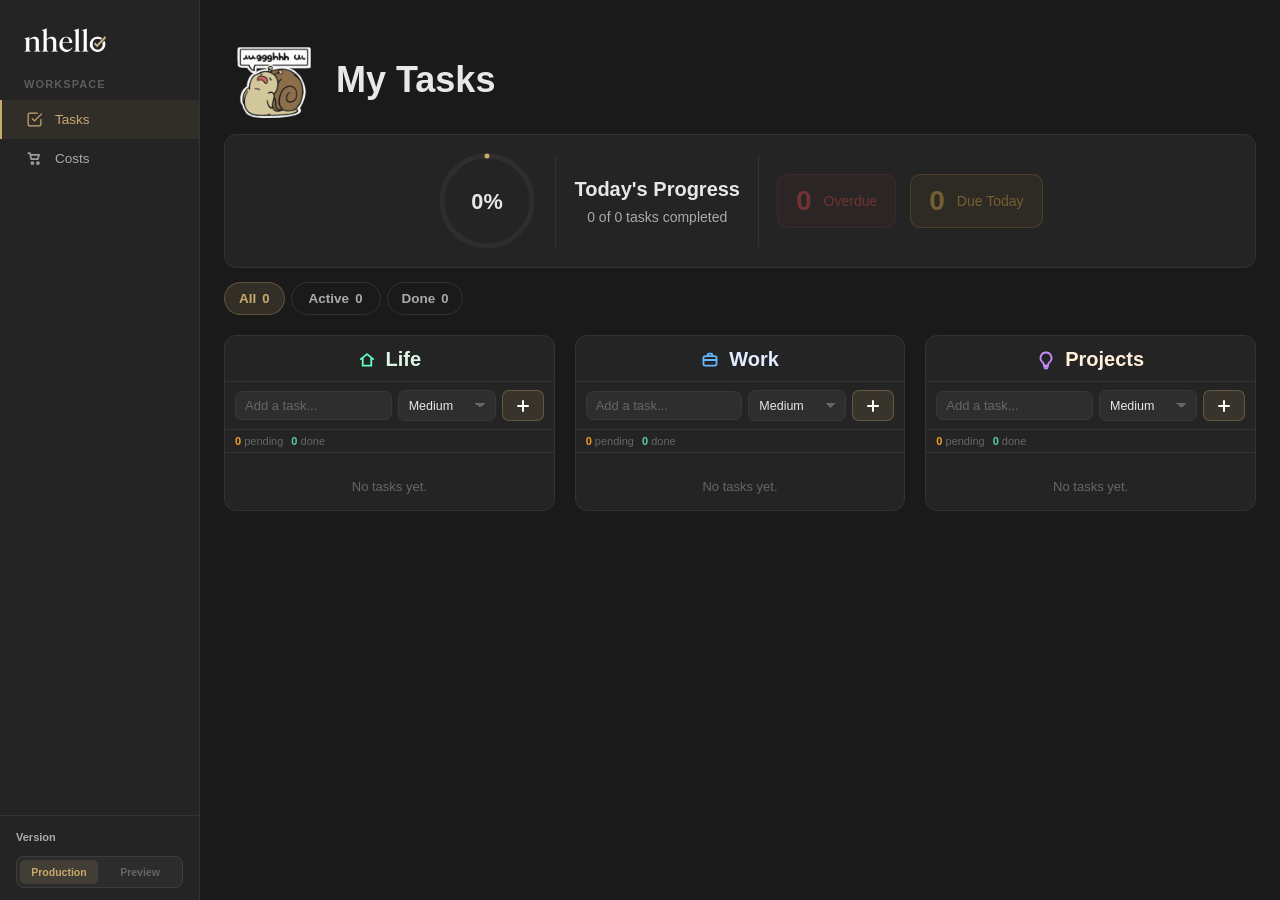
<file: index.html>
<!DOCTYPE html>
<html lang="en">
<head>
<meta charset="UTF-8">
<meta name="viewport" content="width=device-width, initial-scale=1.0">
<title>Productivity Dashboard</title>
<link rel="icon" type="image/png" href="assets/Tobi.png">
<link rel="stylesheet" href="shared.css">
<link rel="stylesheet" href="widgets/task-manager/style.css">
<link rel="stylesheet" href="widgets/cogs-calculator/style.css">
</head>
<body class="app-preload">

<!-- ── Sidebar nav ────────────────────────────────────────────────────────── -->
<nav class="sidebar">
  <div class="sidebar-brand">
    <img src="assets/nhello.png" class="sidebar-brand-img" alt="nhello">
  </div>
  <div class="sidebar-section-label">Workspace</div>
  <div class="nav-items">

    <button class="nav-item active" data-panel="task-manager">
      <svg width="16" height="16" viewBox="0 0 24 24"
           fill="none" stroke="currentColor"
           stroke-width="1.7" stroke-linecap="round" stroke-linejoin="round">
        <path d="M9 11l3 3L22 4"/>
        <path d="M21 12v7a2 2 0 01-2 2H5a2 2 0 01-2-2V5a2 2 0 012-2h11"/>
      </svg>
      Tasks
    </button>

    <button class="nav-item" data-panel="cogs-calc">
      <svg width="15" height="15" viewBox="0 0 16 16" fill="none" stroke="currentColor" stroke-width="1.6" stroke-linecap="round" stroke-linejoin="round">
        <path d="M2.3 3h1.4l1.2 5.6h6.1l1.4-4.1H4.7"/>
        <circle cx="6" cy="12.3" r="1"/>
        <circle cx="11.2" cy="12.3" r="1"/>
      </svg>
      Costs
    </button>

  </div>
  <div class="sidebar-footer">
    <div class="sidebar-version-panel">
      <div class="sidebar-preview-labels">
        <span class="sidebar-preview-title">Version</span>
        <div class="version-unsaved" id="version-unsaved">
          <span class="version-unsaved-dot" aria-hidden="true"></span>
          <span>Unpublished</span>
        </div>
      </div>
      <div class="version-segmented" role="group" aria-label="Dashboard version">
        <button class="version-option active" id="version-production-btn" type="button" data-version="production">Production</button>
        <button class="version-option" id="version-preview-btn" type="button" data-version="preview">Preview</button>
      </div>
      <div class="version-publish-revert" id="version-publish-revert" aria-hidden="true">
        <button class="version-action-btn revert-publish-btn" id="revert-publish-btn" type="button">
          <span class="version-action-label">Revert Publish</span>
          <span class="version-action-feedback">Publish reverted</span>
        </button>
      </div>
      <div class="version-actions" id="version-actions" aria-hidden="true">
        <button class="version-action-btn publish-btn" id="publish-preview-btn" type="button">
          <span class="version-action-label">Publish Preview</span>
          <span class="version-action-feedback">Published</span>
        </button>
      </div>
    </div>
  </div>
</nav>

<!-- ── Main content ───────────────────────────────────────────────────────── -->
<main class="main-content">

  <!-- Task Manager panel -->
  <section class="panel active" id="panel-task-manager">
    <div class="app-wrap">

      <div class="app-header">
        <div class="header-title-row">
          <img src="assets/Aminal Sticker Snail.gif" class="header-gif" alt="">
          <h1>My Tasks</h1>
        </div>
      </div>

      <div class="panel-body">

      <!-- Dashboard -->
      <div class="dashboard">
        <div class="dashboard-left-group">
          <div class="dashboard-left">
            <svg viewBox="0 0 120 120" width="120" height="120" style="display:block;">
              <circle cx="60" cy="60" r="54" fill="none" stroke="var(--surface-2)" stroke-width="6"/>
              <circle id="donut-fill" cx="60" cy="60" r="54" fill="none" stroke="var(--gold)" stroke-width="6"
                      stroke-linecap="round" stroke-dasharray="0 339.29"
                      style="transform:rotate(-90deg);transform-origin:center;"/>
              <text id="donut-pct" x="50%" y="50%" text-anchor="middle" dominant-baseline="central" fill="#e8e8e6" font-size="26" font-weight="700"
                    font-family="-apple-system,BlinkMacSystemFont,'Segoe UI',sans-serif">0%</text>
            </svg>
          </div>
          <div class="dash-divider dashboard-divider-left" aria-hidden="true"></div>
          <div class="dashboard-middle">
            <div class="chart-heading">Today's Progress</div>
            <div class="chart-sub" id="chart-sub">0 of 0 tasks completed</div>
          </div>
        </div>
        <div class="dash-divider dashboard-divider-center" aria-hidden="true"></div>
        <div class="dashboard-right-group">
          <div class="dashboard-right">
            <div class="dashboard-status-stack">
              <div class="dash-pill overdue" id="pill-overdue">
                <span class="dash-pill-count" id="cnt-overdue">0</span>Overdue
              </div>
              <div class="dash-pill today" id="pill-today">
                <span class="dash-pill-count" id="cnt-today">0</span>Due Today
              </div>
            </div>
            <div class="dash-divider dashboard-divider-right" aria-hidden="true"></div>
            <div class="dashboard-add-group">
              <input type="text" id="dashboard-add-input" placeholder="Add a task..."
                     onkeydown="if(event.key==='Enter')addTaskFromDashboardPreview()">
              <select class="dashboard-category-select" id="dashboard-add-category" aria-label="Task category">
                <option value="life">Life</option>
                <option value="work">Work</option>
                <option value="pd">Projects</option>
              </select>
              <select class="add-priority-select" id="dashboard-add-priority" aria-label="Task priority">
                <option value="high">High</option>
                <option value="medium" selected>Medium</option>
                <option value="low">Low</option>
              </select>
              <button class="col-add-btn task-add-btn dashboard-add-btn" id="dashboard-add-btn" aria-label="Add task" onclick="addTaskFromDashboardPreview()">
                <span class="btn-icon" aria-hidden="true">
                  <span class="add-icon-line add-icon-line-h"></span>
                  <span class="add-icon-line add-icon-line-v"></span>
                </span>
              </button>
            </div>
          </div>
        </div>
      </div>

      <div class="filter-tabs filter-tabs-row">
        <button class="filter-tab active" data-filter="all" onclick="setFilter('all')">
          <span class="filter-tab-inner">
            <span>All</span>
            <span class="filter-tab-count" id="cnt-all">0</span>
          </span>
        </button>
        <button class="filter-tab" data-filter="active" onclick="setFilter('active')">
          <span class="filter-tab-inner">
            <span>Active</span>
            <span class="filter-tab-count" id="cnt-active">0</span>
          </span>
        </button>
        <button class="filter-tab" data-filter="done" onclick="setFilter('done')">
          <span class="filter-tab-inner">
            <span>Done</span>
            <span class="filter-tab-count" id="cnt-done">0</span>
          </span>
        </button>
        <button class="filter-clear-done" id="filter-clear-done" type="button" onclick="handleClearDoneClick()" aria-hidden="true">
          <span class="filter-clear-label">Clear</span>
          <span class="filter-clear-undo-label">Undo</span>
          <span class="filter-clear-feedback">Cleared</span>
        </button>
      </div>

      <!-- Three columns -->
      <div class="columns-grid">

        <div class="col col-life">
          <div class="col-header">
            <span class="col-title">
              <span class="col-title-icon" aria-hidden="true">
                <svg viewBox="0 0 16 16" fill="none" stroke="currentColor" stroke-width="1.6" stroke-linecap="round" stroke-linejoin="round">
                  <path d="M2.5 7.2L8 2.8l5.5 4.4"/>
                  <path d="M4.2 6.8V13h7.6V6.8"/>
                </svg>
              </span>
              <span>Life</span>
            </span>
          </div>
          <div class="col-add">
            <input type="text" id="input-life" placeholder="Add a task..."
                   onkeydown="if(event.key==='Enter')addTask('life')">
            <select class="add-priority-select" id="priority-life" aria-label="Task priority">
              <option value="high">High</option>
              <option value="medium" selected>Medium</option>
              <option value="low">Low</option>
            </select>
            <button class="col-add-btn task-add-btn" aria-label="Add task" onclick="addTask('life')">
              <span class="btn-icon" aria-hidden="true">
                <span class="add-icon-line add-icon-line-h"></span>
                <span class="add-icon-line add-icon-line-v"></span>
              </span>
            </button>
          </div>
          <div class="col-stats">
            <span class="pend"><strong id="pend-life">0</strong> pending</span>
            <span class="done"><strong id="done-life">0</strong> done</span>
          </div>
          <div class="col-tasks" id="tasks-life"></div>
        </div>

        <div class="col col-work">
          <div class="col-header">
            <span class="col-title">
              <span class="col-title-icon" aria-hidden="true">
                <svg viewBox="0 0 16 16" fill="none" stroke="currentColor" stroke-width="1.6" stroke-linecap="round" stroke-linejoin="round">
                  <rect x="2.2" y="4.5" width="11.6" height="8.5" rx="1.6"/>
                  <path d="M6 4V3.3c0-.6.4-1 1-1h2c.6 0 1 .4 1 1V4"/>
                  <path d="M2.2 8h11.6"/>
                </svg>
              </span>
              <span>Work</span>
            </span>
          </div>
          <div class="col-add">
            <input type="text" id="input-work" placeholder="Add a task..."
                   onkeydown="if(event.key==='Enter')addTask('work')">
            <select class="add-priority-select" id="priority-work" aria-label="Task priority">
              <option value="high">High</option>
              <option value="medium" selected>Medium</option>
              <option value="low">Low</option>
            </select>
            <button class="col-add-btn task-add-btn" aria-label="Add task" onclick="addTask('work')">
              <span class="btn-icon" aria-hidden="true">
                <span class="add-icon-line add-icon-line-h"></span>
                <span class="add-icon-line add-icon-line-v"></span>
              </span>
            </button>
          </div>
          <div class="col-stats">
            <span class="pend"><strong id="pend-work">0</strong> pending</span>
            <span class="done"><strong id="done-work">0</strong> done</span>
          </div>
          <div class="col-tasks" id="tasks-work"></div>
        </div>

        <div class="col col-pd">
          <div class="col-header">
            <span class="col-title">
              <span class="col-title-icon" aria-hidden="true">
                <svg viewBox="0 0 16 16" fill="none" stroke="currentColor" stroke-width="1.65" stroke-linecap="round" stroke-linejoin="round">
                  <path d="M8 1.35a4.85 4.85 0 0 0-3.08 8.6c.58.47.98.94.98 1.65v.32c0 .55.43.98.98.98h2.24c.55 0 .98-.43.98-.98v-.32c0-.71.4-1.18.98-1.65A4.85 4.85 0 0 0 8 1.35z"/>
                  <path d="M6.25 14.1h3.5"/>
                  <path d="M6.95 15.45h2.1"/>
                </svg>
              </span>
              <span>Projects</span>
            </span>
          </div>
          <div class="col-add">
            <input type="text" id="input-pd" placeholder="Add a task..."
                   onkeydown="if(event.key==='Enter')addTask('pd')">
            <select class="add-priority-select" id="priority-pd" aria-label="Task priority">
              <option value="high">High</option>
              <option value="medium" selected>Medium</option>
              <option value="low">Low</option>
            </select>
            <button class="col-add-btn task-add-btn" aria-label="Add task" onclick="addTask('pd')">
              <span class="btn-icon" aria-hidden="true">
                <span class="add-icon-line add-icon-line-h"></span>
                <span class="add-icon-line add-icon-line-v"></span>
              </span>
            </button>
          </div>
          <div class="col-stats">
            <span class="pend"><strong id="pend-pd">0</strong> pending</span>
            <span class="done"><strong id="done-pd">0</strong> done</span>
          </div>
          <div class="col-tasks" id="tasks-pd"></div>
        </div>

      </div>

      </div><!-- /panel-body -->
    </div>
  </section>

  <!-- COGS Calculator panel -->
  <section class="panel" id="panel-cogs-calc">
    <div class="app-wrap cogs-wrap">

      <div class="cogs-header">
        <div class="header-title-row">
          <img src="assets/Aminal Sticker Money.gif" class="header-gif" alt="">
          <h1>Cost Calculator</h1>
        </div>
      </div>

      <div class="panel-body">
      <div class="cogs-main">

        <!-- Saved products — narrow left column -->
        <div class="cogs-saved-col">
          <p class="section-label">Saved products</p>
          <div class="saved-list" id="savedList"><p class="no-saved">No saved products yet.</p></div>
        </div>

        <!-- Middle: inputs + validation + buttons -->
        <div class="cogs-middle">

          <div class="card cogs-details-card">
            <p class="section-label">Product details</p>
            <div class="row">
              <label>Product name</label>
              <input type="text" id="prodName" placeholder="e.g. Stitch Sponge 3ct" oninput="setProductNameSaveError(false)">
              <span class="unit unit-spacer"></span>
            </div>
            <div id="prodNameError" class="field-error" role="alert">Product name is required to save</div>
            <div class="row">
              <label>List price</label>
              <input type="number" id="listPrice" value="" step="0.01" min="0" oninput="calc()">
              <span class="unit">$</span>
            </div>
            <div class="row">
              <label>Source pack size</label>
              <input type="number" id="sourcePack" value="3" step="1" min="1" oninput="calc()">
              <span class="unit">ct</span>
            </div>
            <div class="row">
              <label>Listing pack size</label>
              <input type="number" id="sellPack" value="2" step="1" min="1" oninput="calc()">
              <span class="unit">ct</span>
            </div>
            <div class="row">
              <label>Packs to order</label>
              <input type="number" id="qty" value="10" step="1" min="1" oninput="calc()">
              <span class="unit">packs</span>
            </div>
            <div class="row">
              <label>Existing inventory</label>
              <input type="number" id="existingUnits" value="0" step="1" min="0" oninput="calc()">
              <span class="unit">singles</span>
            </div>
          </div>

          <div id="validationAlert" class="alert"><span id="alertText" class="alert-text is-visible"></span></div>

          <div class="card cogs-stretch cogs-dt-card">
            <div class="cogs-dt-header">
              <p class="section-label">Discount &amp; Tax</p>
              <div class="cogs-slider-row">
                <label class="cogs-slider-group" for="hasDiscount">
                  <input type="checkbox" id="hasDiscount" onchange="toggleDiscount()">
                  <span class="cogs-slider-track" aria-hidden="true"><span class="cogs-slider-thumb"></span></span>
                  <span>Discount</span>
                </label>
                <label class="cogs-slider-group" for="hasTax">
                  <input type="checkbox" id="hasTax" onchange="toggleTax()" checked>
                  <span class="cogs-slider-track" aria-hidden="true"><span class="cogs-slider-thumb"></span></span>
                  <span>Tax</span>
                </label>
              </div>
            </div>
            <div class="cogs-inputs-area">
              <div class="row" id="discountRow" style="display:none;">
                <label>Supplier Discount</label>
                <input type="number" id="discount" value="15" step="0.1" min="0" max="100" oninput="calc()">
                <span class="unit">%</span>
              </div>
              <div class="row" id="taxRow" style="display:flex;">
                <label>Sales Tax</label>
                <input type="number" id="taxRate" value="8.25" step="0.001" min="0" max="20" oninput="calc()">
                <span class="unit">%</span>
              </div>
            </div>
          </div>

          <!-- Buttons pushed to bottom of middle column -->
          <div class="cogs-action-btns">
            <button class="primary action-btn" id="saveBtn" onclick="saveProduct()">
              <span class="btn-label">Save</span>
              <span class="btn-feedback">Saved</span>
              <span class="btn-icon">
                <svg xmlns="http://www.w3.org/2000/svg" viewBox="0 0 24 24" fill="currentColor" width="19" height="19">
                  <path fill-rule="evenodd" clip-rule="evenodd" d="M4 2a2 2 0 00-2 2v16a2 2 0 002 2h16a2 2 0 002-2V6.828a2 2 0 00-.586-1.414l-2.828-2.828A2 2 0 0017.172 2H4zm4 1h6v4H8V3zM5 13h14v7H5v-7z"/>
                </svg>
              </span>
            </button>
            <button class="clear-action-btn action-btn" id="clearBtn" onclick="clearForm()">
              <span class="btn-label">Clear</span>
              <span class="btn-feedback">Cleared</span>
            </button>
          </div>

        </div>

        <!-- Right: results -->
        <div class="cogs-right">

          <div class="result-hero">
            <div>
              <div class="rlabel">Your COGS</div>
            </div>
            <div class="rval" id="heroVal">—</div>
            <button class="copy-btn action-btn" id="copyBtn" onclick="copyCOGS()">
              <span class="copy-btn-label">Copy</span>
              <span class="btn-feedback">Copied</span>
              <span class="copy-btn-icon" aria-hidden="true">
                <svg xmlns="http://www.w3.org/2000/svg" viewBox="0 0 24 24" fill="currentColor" width="18" height="18">
                  <path d="M8 7a3 3 0 0 1 3-3h7a3 3 0 0 1 3 3v7a3 3 0 0 1-3 3h-1v-2h1a1 1 0 0 0 1-1V7a1 1 0 0 0-1-1h-7a1 1 0 0 0-1 1v1H8V7z"/>
                  <path d="M6 9a3 3 0 0 1 3-3h7a3 3 0 0 1 3 3v7a3 3 0 0 1-3 3H9a3 3 0 0 1-3-3V9zm3-1a1 1 0 0 0-1 1v7a1 1 0 0 0 1 1h7a1 1 0 0 0 1-1V9a1 1 0 0 0-1-1H9z"/>
                </svg>
              </span>
            </button>
          </div>

          <div class="results-grid">
            <div class="metric">
              <div class="mlabel">Cost per source pack</div>
              <div class="mval" id="r-packCost">—</div>
            </div>
            <div class="metric">
              <div class="mlabel">Cost per single unit</div>
              <div class="mval" id="r-perUnit">—</div>
            </div>
            <div class="metric">
              <div class="mlabel">Total singles (w/ inventory)</div>
              <div class="mval" id="r-totalSingles">—</div>
            </div>
            <div class="metric" id="m-listingUnits">
              <div class="mlabel">Total listing units</div>
              <div class="mval" id="r-listingUnits">—</div>
            </div>
            <div class="metric">
              <div class="mlabel">Total order cost</div>
              <div class="mval" id="r-orderCost">—</div>
            </div>
            <div class="metric">
              <div class="mlabel">Leftover single units</div>
              <div class="mval" id="r-leftover">—</div>
            </div>
          </div>

          <div class="breakdown cogs-stretch">
            <p class="section-label" style="margin-bottom:10px;">Step-by-step breakdown</p>
            <div class="brow"><span>List price per source pack</span><span id="b-list">—</span></div>
            <div class="brow deduct" id="b-discRow" style="display:none;"><span id="b-discLabel">— Discount</span><span id="b-disc">—</span></div>
            <div class="brow add" id="b-taxRow" style="display:flex;"><span id="b-taxLabel">+ Tax</span><span id="b-tax">—</span></div>
            <div class="brow"><span>= Cost per source pack</span><span id="b-packCost">—</span></div>
            <div class="divider"></div>
            <div class="brow op"><span id="b-divLabel">÷ source units</span><span id="b-div">—</span></div>
            <div class="brow"><span>= Cost per single unit</span><span id="b-perUnit">—</span></div>
            <div class="brow op"><span id="b-mulLabel">× sell units</span><span id="b-mul">—</span></div>
            <div class="brow"><span>= COGS per listing unit</span><span id="b-cogs">—</span></div>
          </div>

        </div>

      </div>
      </div><!-- /panel-body -->
    </div>
  </section>

</main>

<!-- ── Widget scripts ─────────────────────────────────────────────────────── -->
<script src="widgets/task-manager/script.js"></script>
<script src="widgets/cogs-calculator/script.js"></script>

<!-- ── Nav panel switching ───────────────────────────────────────────────── -->
<script>
  var PANEL_EXIT_MS = 350;
  var panelSwitchLocked = false;
  var versionSwitchLocked = false;
  var PREVIEW_CLASS = 'dashboard-topbar-preview-v2';
  var VERSION_STORAGE_KEY = 'dashboardVersionSystem_v1';
  var PRODUCTION_RESTORE_STORAGE_KEY = 'dashboardProductionRestoreState_v1';
  var LEGACY_PREVIEW_STORAGE_KEY = 'dashboardTopbarPreviewMode';
  var activeDashboardVersion = 'production';
  var dashboardVersions = null;
  var restorableProductionConfig = null;
  var productionRestoreAvailable = false;
  var VERSION_FEEDBACK_HOLD_MS = 1350;

  function dashboardVersionDefaults() {
    return {
      active: 'production',
      production: { layout: 'production' },
      preview: { layout: 'previewTopbar' }
    };
  }

  function cloneVersionConfig(config) {
    return JSON.parse(JSON.stringify(config || { layout: 'production' }));
  }

  function versionConfigEquals(a, b) {
    return JSON.stringify(a || {}) === JSON.stringify(b || {});
  }

  function loadDashboardVersions() {
    var defaults = dashboardVersionDefaults();
    try {
      var saved = JSON.parse(localStorage.getItem(VERSION_STORAGE_KEY) || 'null');
      if (saved && saved.production && saved.preview) {
        defaults.production = saved.production;
        defaults.preview = saved.preview;
        defaults.preview.layout = 'previewTopbar';
        defaults.active = saved.active === 'preview' ? 'preview' : 'production';
        return defaults;
      }
      var legacy = localStorage.getItem(LEGACY_PREVIEW_STORAGE_KEY);
      if (legacy === 'preview') defaults.active = 'preview';
    } catch (e) {}
    return defaults;
  }

  function saveDashboardVersions() {
    if (!dashboardVersions) return;
    try {
      localStorage.setItem(VERSION_STORAGE_KEY, JSON.stringify(dashboardVersions));
    } catch (e) {}
  }

  function loadProductionRestoreState() {
    try {
      var saved = JSON.parse(localStorage.getItem(PRODUCTION_RESTORE_STORAGE_KEY) || 'null');
      if (saved && saved.backup) {
        restorableProductionConfig = cloneVersionConfig(saved.backup);
        productionRestoreAvailable = !!saved.available;
      }
    } catch (e) {
      restorableProductionConfig = null;
      productionRestoreAvailable = false;
    }
  }

  function saveProductionRestoreState() {
    try {
      localStorage.setItem(PRODUCTION_RESTORE_STORAGE_KEY, JSON.stringify({
        backup: restorableProductionConfig,
        available: !!productionRestoreAvailable
      }));
    } catch (e) {}
  }

  function getActiveVersionConfig() {
    return cloneVersionConfig(dashboardVersions && dashboardVersions[activeDashboardVersion]);
  }

  function hasUnsavedPreviewChanges() {
    return !!dashboardVersions && !versionConfigEquals(dashboardVersions.preview, dashboardVersions.production);
  }

  function syncVersionButtons(versionName) {
    var isPreview = versionName === 'preview';
    var prodBtn = document.getElementById('version-production-btn');
    var previewBtn = document.getElementById('version-preview-btn');
    if (prodBtn) prodBtn.classList.toggle('active', !isPreview);
    if (previewBtn) previewBtn.classList.toggle('active', isPreview);
  }

  function setVersionActionsVisible(isVisible) {
    var actions = document.getElementById('version-actions');
    if (!actions) return;
    actions.classList.toggle('is-visible', !!isVisible);
    actions.setAttribute('aria-hidden', isVisible ? 'false' : 'true');
  }

  function setPublishRevertVisible(isVisible) {
    var wrap = document.getElementById('version-publish-revert');
    if (!wrap) return;
    wrap.classList.toggle('is-visible', !!isVisible);
    wrap.setAttribute('aria-hidden', isVisible ? 'false' : 'true');
  }

  function syncUnsavedIndicatorForVersion(versionName) {
    var unsaved = document.getElementById('version-unsaved');
    if (!unsaved) return;
    unsaved.classList.toggle('is-visible', versionName === 'preview' && hasUnsavedPreviewChanges());
  }

  function setPublishRevertButtonState() {
    var btn = document.getElementById('revert-publish-btn');
    if (!btn) return;
    var canRevertPublish = activeDashboardVersion === 'production' && !!restorableProductionConfig && productionRestoreAvailable;
    btn.disabled = !canRevertPublish;
    setPublishRevertVisible(canRevertPublish || btn.classList.contains('is-feedback'));
  }

  function showPublishRevertFeedback(message, onDone) {
    var btn = document.getElementById('revert-publish-btn');
    if (!btn) {
      if (typeof onDone === 'function') onDone();
      return;
    }
    var feedback = btn.querySelector('.version-action-feedback');
    if (feedback) feedback.textContent = message;
    setPublishRevertVisible(true);
    btn.classList.add('is-feedback');
    clearTimeout(btn._publishRevertTimer);
    btn._publishRevertTimer = setTimeout(function() {
      btn.classList.remove('is-feedback');
      if (typeof onDone === 'function') onDone();
      setPublishRevertButtonState();
    }, VERSION_FEEDBACK_HOLD_MS);
  }

  function syncVersionChrome() {
    var isPreview = activeDashboardVersion === 'preview';
    syncVersionButtons(activeDashboardVersion);
    syncUnsavedIndicatorForVersion(activeDashboardVersion);
    setVersionActionsVisible(isPreview);
    setPublishRevertButtonState();
  }

  function applyDashboardVersionConfig(config) {
    document.body.classList.toggle(PREVIEW_CLASS, !!config && config.layout === 'previewTopbar');
    syncVersionChrome();
  }

  function markPreviewChanged(nextConfig) {
    if (!dashboardVersions || activeDashboardVersion !== 'preview') return;
    dashboardVersions.preview = cloneVersionConfig(nextConfig || getActiveVersionConfig());
    saveDashboardVersions();
    applyDashboardVersionConfig(dashboardVersions.preview);
    syncVersionChrome();
  }

  function renderDashboardVersionAfterSwitch(activePanel) {
    _donutAnimated = false;
    var dashboard = document.querySelector('#panel-task-manager .dashboard');
    if (dashboard) {
      dashboard.classList.remove('dashboard-enter');
      dashboard.classList.add('dashboard-pre-enter');
    }
    renderDashboard(getData());
    document.querySelector('.main-content').scrollTop = 0;
    void activePanel.offsetWidth;
    activePanel.classList.add('active');
    versionSwitchLocked = false;
    if (activePanel.id === 'panel-task-manager' && window.triggerTaskDashboardEntrance) window.triggerTaskDashboardEntrance();
  }

  function setDashboardVersion(versionName) {
    var nextVersion = versionName === 'preview' ? 'preview' : 'production';
    if (!dashboardVersions) dashboardVersions = loadDashboardVersions();
    var activePanel = document.querySelector('.panel.active');
    var reduceMotion = window.matchMedia && window.matchMedia('(prefers-reduced-motion: reduce)').matches;

    if (nextVersion === activeDashboardVersion) {
      syncVersionChrome();
      return;
    }

    if (!versionSwitchLocked) syncVersionButtons(nextVersion);

    if (activeDashboardVersion === 'preview' && nextVersion === 'production') {
      syncUnsavedIndicatorForVersion(nextVersion);
      setVersionActionsVisible(false);
      setPublishRevertVisible(false);
    } else if (activeDashboardVersion === 'production' && nextVersion === 'preview') {
      setPublishRevertVisible(false);
      syncUnsavedIndicatorForVersion(nextVersion);
      setVersionActionsVisible(true);
    }

    if (!activePanel || reduceMotion || versionSwitchLocked) {
      activeDashboardVersion = nextVersion;
      dashboardVersions.active = activeDashboardVersion;
      saveDashboardVersions();
      applyDashboardVersionConfig(dashboardVersions[activeDashboardVersion]);
      if (activePanel && activePanel.id === 'panel-task-manager') {
        _donutAnimated = false;
        renderDashboard(getData());
        if (window.triggerTaskDashboardEntrance) window.triggerTaskDashboardEntrance();
      }
      return;
    }

    versionSwitchLocked = true;
    activePanel.classList.add('panel-out');
    activePanel.classList.remove('active');

    setTimeout(function() {
      activePanel.classList.remove('panel-out');
      activeDashboardVersion = nextVersion;
      dashboardVersions.active = activeDashboardVersion;
      saveDashboardVersions();
      applyDashboardVersionConfig(dashboardVersions[activeDashboardVersion]);
      renderDashboardVersionAfterSwitch(activePanel);
    }, PANEL_EXIT_MS);
  }

  function publishPreview() {
    if (!dashboardVersions || activeDashboardVersion !== 'preview') return;
    restorableProductionConfig = cloneVersionConfig(dashboardVersions.production);
    productionRestoreAvailable = true;
    saveProductionRestoreState();
    dashboardVersions.production = cloneVersionConfig(dashboardVersions.preview);
    saveDashboardVersions();
    setDashboardVersion('production');
  }

  function revertPublish() {
    if (!dashboardVersions || activeDashboardVersion !== 'production') return;
    if (!restorableProductionConfig || !productionRestoreAvailable) {
      setPublishRevertButtonState();
      return;
    }
    var activePanel = document.querySelector('.panel.active');
    var reduceMotion = window.matchMedia && window.matchMedia('(prefers-reduced-motion: reduce)').matches;
    function finishRevertPublish() {
      dashboardVersions.production = cloneVersionConfig(restorableProductionConfig);
      saveDashboardVersions();
      applyDashboardVersionConfig(dashboardVersions.production);
      _donutAnimated = false;
      renderDashboard(getData());
      if (activePanel) {
        document.querySelector('.main-content').scrollTop = 0;
        activePanel.classList.add('active');
      }
      versionSwitchLocked = false;
      if (activePanel && activePanel.id === 'panel-task-manager' && window.triggerTaskDashboardEntrance) {
        window.triggerTaskDashboardEntrance();
      }
      showPublishRevertFeedback('Publish reverted', function() {
        productionRestoreAvailable = false;
        saveProductionRestoreState();
      });
    }
    if (!activePanel || reduceMotion || versionSwitchLocked) {
      finishRevertPublish();
      return;
    }
    versionSwitchLocked = true;
    activePanel.classList.add('panel-out');
    activePanel.classList.remove('active');
    setTimeout(function() {
      activePanel.classList.remove('panel-out');
      finishRevertPublish();
    }, PANEL_EXIT_MS);
  }

  (function initDashboardVersionSystem() {
    dashboardVersions = loadDashboardVersions();
    loadProductionRestoreState();
    activeDashboardVersion = dashboardVersions.active === 'preview' ? 'preview' : 'production';
    applyDashboardVersionConfig(dashboardVersions[activeDashboardVersion]);
  })();

  if (!(window.matchMedia && window.matchMedia('(prefers-reduced-motion: reduce)').matches)) {
    setTimeout(function() {
      requestAnimationFrame(function() {
        document.body.classList.remove('app-preload');
        document.body.classList.add('app-ready');
        if (window.triggerTaskDashboardEntrance) window.triggerTaskDashboardEntrance();
      });
    }, PANEL_EXIT_MS);
  } else {
    document.body.classList.remove('app-preload');
    document.body.classList.add('app-ready');
  }

  document.querySelectorAll('.nav-item[data-panel]').forEach(function(btn) {
    btn.addEventListener('click', function() {
      var panelId = 'panel-' + this.dataset.panel;
      var newPanel = document.getElementById(panelId);
      var curPanel = document.querySelector('.panel.active');
      if (curPanel === newPanel || panelSwitchLocked) return;

      document.querySelectorAll('.nav-item').forEach(function(b) { b.classList.remove('active'); });
      this.classList.add('active');

      if (window.matchMedia && window.matchMedia('(prefers-reduced-motion: reduce)').matches) {
        if (curPanel) curPanel.classList.remove('active');
        newPanel.classList.add('active');
        document.querySelector('.main-content').scrollTop = 0;
        return;
      }

      panelSwitchLocked = true;

      if (panelId === 'panel-task-manager') {
        var taskDash = document.querySelector('#panel-task-manager .dashboard');
        if (taskDash) {
          taskDash.classList.remove('dashboard-enter');
          taskDash.classList.add('dashboard-pre-enter');
        }
      }

      if (curPanel) {
        curPanel.classList.add('panel-out');
        curPanel.classList.remove('active');
      }

      setTimeout(function() {
        if (curPanel) curPanel.classList.remove('panel-out');
        newPanel.classList.add('active');
        document.querySelector('.main-content').scrollTop = 0;
        panelSwitchLocked = false;
        if (panelId === 'panel-task-manager') {
          _donutAnimated = false;
          renderDashboard(getData());
          if (window.triggerTaskDashboardEntrance) window.triggerTaskDashboardEntrance();
        }
      }, PANEL_EXIT_MS);
    });
  });

  document.querySelectorAll('.version-option[data-version]').forEach(function(btn) {
    btn.addEventListener('click', function() {
      setDashboardVersion(this.dataset.version);
    });
  });

  var publishBtn = document.getElementById('publish-preview-btn');
  if (publishBtn) publishBtn.addEventListener('click', publishPreview);

  var revertPublishBtn = document.getElementById('revert-publish-btn');
  if (revertPublishBtn) {
    revertPublishBtn.addEventListener('click', revertPublish);
  }

  window.setDashboardVersion = setDashboardVersion;
  window.publishDashboardPreview = publishPreview;
  window.updatePreviewDashboardConfig = markPreviewChanged;
</script>

</body>
</html>
</file>
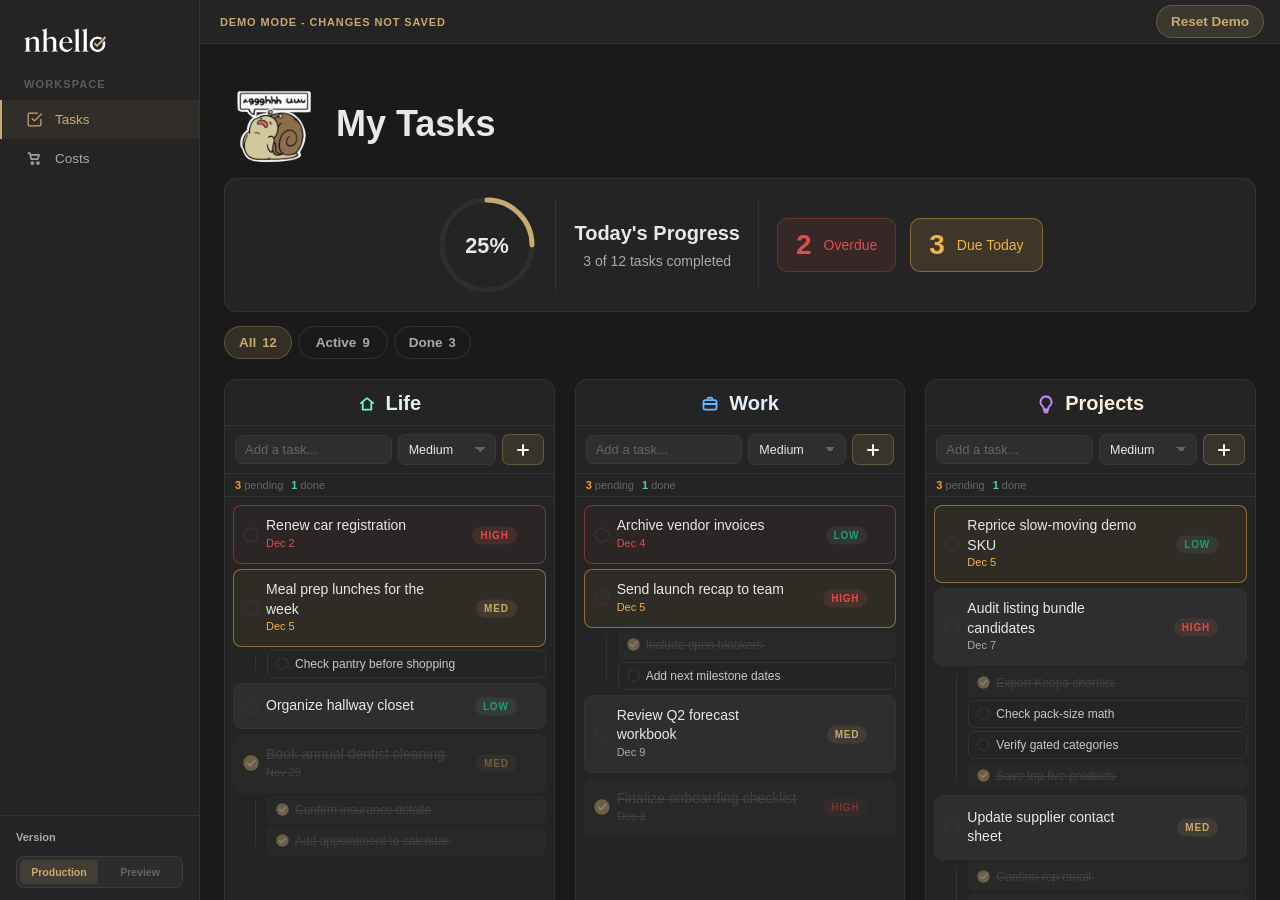
<file: demo/index.html>
<!DOCTYPE html>
<html lang="en">
<head>
<meta charset="UTF-8">
<meta name="viewport" content="width=device-width, initial-scale=1.0">
<title>Productivity Dashboard</title>
<link rel="icon" type="image/png" href="assets/Tobi.png">
<link rel="stylesheet" href="shared.css">
<link rel="stylesheet" href="widgets/task-manager/style.css">
<link rel="stylesheet" href="widgets/cogs-calculator/style.css">
</head>
<body class="app-preload demo-mode">

<!-- ── Sidebar nav ────────────────────────────────────────────────────────── -->
<div class="demo-banner" role="status" aria-live="polite">
  <div class="demo-banner-text">DEMO MODE - CHANGES NOT SAVED</div>
  <button class="filter-tab active demo-reset-banner-btn" id="demo-reset-btn" type="button">Reset Demo</button>
</div>

<nav class="sidebar">
  <div class="sidebar-brand">
    <img src="assets/nhello.png" class="sidebar-brand-img" alt="nhello">
  </div>
  <div class="sidebar-section-label">Workspace</div>
  <div class="nav-items">

    <button class="nav-item active" data-panel="task-manager">
      <svg width="16" height="16" viewBox="0 0 24 24"
           fill="none" stroke="currentColor"
           stroke-width="1.7" stroke-linecap="round" stroke-linejoin="round">
        <path d="M9 11l3 3L22 4"/>
        <path d="M21 12v7a2 2 0 01-2 2H5a2 2 0 01-2-2V5a2 2 0 012-2h11"/>
      </svg>
      Tasks
    </button>

    <button class="nav-item" data-panel="cogs-calc">
      <svg width="15" height="15" viewBox="0 0 16 16" fill="none" stroke="currentColor" stroke-width="1.6" stroke-linecap="round" stroke-linejoin="round">
        <path d="M2.3 3h1.4l1.2 5.6h6.1l1.4-4.1H4.7"/>
        <circle cx="6" cy="12.3" r="1"/>
        <circle cx="11.2" cy="12.3" r="1"/>
      </svg>
      Costs
    </button>

  </div>
  <div class="sidebar-footer">
    <div class="sidebar-version-panel">
      <div class="sidebar-preview-labels">
        <span class="sidebar-preview-title">Version</span>
        <div class="version-unsaved" id="version-unsaved">
          <span class="version-unsaved-dot" aria-hidden="true"></span>
          <span>Unpublished</span>
        </div>
      </div>
      <div class="version-segmented" role="group" aria-label="Dashboard version">
        <button class="version-option active" id="version-production-btn" type="button" data-version="production">Production</button>
        <button class="version-option" id="version-preview-btn" type="button" data-version="preview">Preview</button>
      </div>
      <div class="version-publish-revert" id="version-publish-revert" aria-hidden="true">
        <button class="version-action-btn revert-publish-btn" id="revert-publish-btn" type="button">
          <span class="version-action-label">Revert Publish</span>
          <span class="version-action-feedback">Publish reverted</span>
        </button>
      </div>
      <div class="version-actions" id="version-actions" aria-hidden="true">
        <button class="version-action-btn publish-btn" id="publish-preview-btn" type="button">
          <span class="version-action-label">Publish Preview</span>
          <span class="version-action-feedback">Published</span>
        </button>
      </div>
    </div>
  </div>
</nav>

<!-- ── Main content ───────────────────────────────────────────────────────── -->
<main class="main-content">

  <!-- Task Manager panel -->
  <section class="panel active" id="panel-task-manager">
    <div class="app-wrap">

      <div class="app-header">
        <div class="header-title-row">
          <img src="assets/Aminal Sticker Snail.gif" class="header-gif" alt="">
          <h1>My Tasks</h1>
        </div>
      </div>

      <div class="panel-body">

      <!-- Dashboard -->
      <div class="dashboard">
        <div class="dashboard-left-group">
          <div class="dashboard-left">
            <svg viewBox="0 0 120 120" width="120" height="120" style="display:block;">
              <circle cx="60" cy="60" r="54" fill="none" stroke="var(--surface-2)" stroke-width="6"/>
              <circle id="donut-fill" cx="60" cy="60" r="54" fill="none" stroke="var(--gold)" stroke-width="6"
                      stroke-linecap="round" stroke-dasharray="0 339.29"
                      style="transform:rotate(-90deg);transform-origin:center;"/>
              <text id="donut-pct" x="50%" y="50%" text-anchor="middle" dominant-baseline="central" fill="#e8e8e6" font-size="26" font-weight="700"
                    font-family="-apple-system,BlinkMacSystemFont,'Segoe UI',sans-serif">0%</text>
            </svg>
          </div>
          <div class="dash-divider dashboard-divider-left" aria-hidden="true"></div>
          <div class="dashboard-middle">
            <div class="chart-heading">Today's Progress</div>
            <div class="chart-sub" id="chart-sub">0 of 0 tasks completed</div>
          </div>
        </div>
        <div class="dash-divider dashboard-divider-center" aria-hidden="true"></div>
        <div class="dashboard-right-group">
          <div class="dashboard-right">
            <div class="dashboard-status-stack">
              <div class="dash-pill overdue" id="pill-overdue">
                <span class="dash-pill-count" id="cnt-overdue">0</span>Overdue
              </div>
              <div class="dash-pill today" id="pill-today">
                <span class="dash-pill-count" id="cnt-today">0</span>Due Today
              </div>
            </div>
            <div class="dash-divider dashboard-divider-right" aria-hidden="true"></div>
            <div class="dashboard-add-group">
              <input type="text" id="dashboard-add-input" placeholder="Add a task..."
                     onkeydown="if(event.key==='Enter')addTaskFromDashboardPreview()">
              <select class="dashboard-category-select" id="dashboard-add-category" aria-label="Task category">
                <option value="life">Life</option>
                <option value="work">Work</option>
                <option value="pd">Projects</option>
              </select>
              <select class="add-priority-select" id="dashboard-add-priority" aria-label="Task priority">
                <option value="high">High</option>
                <option value="medium" selected>Medium</option>
                <option value="low">Low</option>
              </select>
              <button class="col-add-btn task-add-btn dashboard-add-btn" id="dashboard-add-btn" aria-label="Add task" onclick="addTaskFromDashboardPreview()">
                <span class="btn-icon" aria-hidden="true">
                  <span class="add-icon-line add-icon-line-h"></span>
                  <span class="add-icon-line add-icon-line-v"></span>
                </span>
              </button>
            </div>
          </div>
        </div>
      </div>

      <div class="filter-tabs filter-tabs-row">
        <button class="filter-tab active" data-filter="all" onclick="setFilter('all')">
          <span class="filter-tab-inner">
            <span>All</span>
            <span class="filter-tab-count" id="cnt-all">0</span>
          </span>
        </button>
        <button class="filter-tab" data-filter="active" onclick="setFilter('active')">
          <span class="filter-tab-inner">
            <span>Active</span>
            <span class="filter-tab-count" id="cnt-active">0</span>
          </span>
        </button>
        <button class="filter-tab" data-filter="done" onclick="setFilter('done')">
          <span class="filter-tab-inner">
            <span>Done</span>
            <span class="filter-tab-count" id="cnt-done">0</span>
          </span>
        </button>
        <button class="filter-clear-done" id="filter-clear-done" type="button" onclick="handleClearDoneClick()" aria-hidden="true">
          <span class="filter-clear-label">Clear</span>
          <span class="filter-clear-undo-label">Undo</span>
          <span class="filter-clear-feedback">Cleared</span>
        </button>
      </div>

      <!-- Three columns -->
      <div class="columns-grid">

        <div class="col col-life">
          <div class="col-header">
            <span class="col-title">
              <span class="col-title-icon" aria-hidden="true">
                <svg viewBox="0 0 16 16" fill="none" stroke="currentColor" stroke-width="1.6" stroke-linecap="round" stroke-linejoin="round">
                  <path d="M2.5 7.2L8 2.8l5.5 4.4"/>
                  <path d="M4.2 6.8V13h7.6V6.8"/>
                </svg>
              </span>
              <span>Life</span>
            </span>
          </div>
          <div class="col-add">
            <input type="text" id="input-life" placeholder="Add a task..."
                   onkeydown="if(event.key==='Enter')addTask('life')">
            <select class="add-priority-select" id="priority-life" aria-label="Task priority">
              <option value="high">High</option>
              <option value="medium" selected>Medium</option>
              <option value="low">Low</option>
            </select>
            <button class="col-add-btn task-add-btn" aria-label="Add task" onclick="addTask('life')">
              <span class="btn-icon" aria-hidden="true">
                <span class="add-icon-line add-icon-line-h"></span>
                <span class="add-icon-line add-icon-line-v"></span>
              </span>
            </button>
          </div>
          <div class="col-stats">
            <span class="pend"><strong id="pend-life">0</strong> pending</span>
            <span class="done"><strong id="done-life">0</strong> done</span>
          </div>
          <div class="col-tasks" id="tasks-life"></div>
        </div>

        <div class="col col-work">
          <div class="col-header">
            <span class="col-title">
              <span class="col-title-icon" aria-hidden="true">
                <svg viewBox="0 0 16 16" fill="none" stroke="currentColor" stroke-width="1.6" stroke-linecap="round" stroke-linejoin="round">
                  <rect x="2.2" y="4.5" width="11.6" height="8.5" rx="1.6"/>
                  <path d="M6 4V3.3c0-.6.4-1 1-1h2c.6 0 1 .4 1 1V4"/>
                  <path d="M2.2 8h11.6"/>
                </svg>
              </span>
              <span>Work</span>
            </span>
          </div>
          <div class="col-add">
            <input type="text" id="input-work" placeholder="Add a task..."
                   onkeydown="if(event.key==='Enter')addTask('work')">
            <select class="add-priority-select" id="priority-work" aria-label="Task priority">
              <option value="high">High</option>
              <option value="medium" selected>Medium</option>
              <option value="low">Low</option>
            </select>
            <button class="col-add-btn task-add-btn" aria-label="Add task" onclick="addTask('work')">
              <span class="btn-icon" aria-hidden="true">
                <span class="add-icon-line add-icon-line-h"></span>
                <span class="add-icon-line add-icon-line-v"></span>
              </span>
            </button>
          </div>
          <div class="col-stats">
            <span class="pend"><strong id="pend-work">0</strong> pending</span>
            <span class="done"><strong id="done-work">0</strong> done</span>
          </div>
          <div class="col-tasks" id="tasks-work"></div>
        </div>

        <div class="col col-pd">
          <div class="col-header">
            <span class="col-title">
              <span class="col-title-icon" aria-hidden="true">
                <svg viewBox="0 0 16 16" fill="none" stroke="currentColor" stroke-width="1.65" stroke-linecap="round" stroke-linejoin="round">
                  <path d="M8 1.35a4.85 4.85 0 0 0-3.08 8.6c.58.47.98.94.98 1.65v.32c0 .55.43.98.98.98h2.24c.55 0 .98-.43.98-.98v-.32c0-.71.4-1.18.98-1.65A4.85 4.85 0 0 0 8 1.35z"/>
                  <path d="M6.25 14.1h3.5"/>
                  <path d="M6.95 15.45h2.1"/>
                </svg>
              </span>
              <span>Projects</span>
            </span>
          </div>
          <div class="col-add">
            <input type="text" id="input-pd" placeholder="Add a task..."
                   onkeydown="if(event.key==='Enter')addTask('pd')">
            <select class="add-priority-select" id="priority-pd" aria-label="Task priority">
              <option value="high">High</option>
              <option value="medium" selected>Medium</option>
              <option value="low">Low</option>
            </select>
            <button class="col-add-btn task-add-btn" aria-label="Add task" onclick="addTask('pd')">
              <span class="btn-icon" aria-hidden="true">
                <span class="add-icon-line add-icon-line-h"></span>
                <span class="add-icon-line add-icon-line-v"></span>
              </span>
            </button>
          </div>
          <div class="col-stats">
            <span class="pend"><strong id="pend-pd">0</strong> pending</span>
            <span class="done"><strong id="done-pd">0</strong> done</span>
          </div>
          <div class="col-tasks" id="tasks-pd"></div>
        </div>

      </div>

      </div><!-- /panel-body -->
    </div>
  </section>

  <!-- COGS Calculator panel -->
  <section class="panel" id="panel-cogs-calc">
    <div class="app-wrap cogs-wrap">

      <div class="cogs-header">
        <div class="header-title-row">
          <img src="assets/Aminal Sticker Money.gif" class="header-gif" alt="">
          <h1>Cost Calculator</h1>
        </div>
      </div>

      <div class="panel-body">
      <div class="cogs-main">

        <!-- Saved products — narrow left column -->
        <div class="cogs-saved-col">
          <p class="section-label">Saved products</p>
          <div class="saved-list" id="savedList"><p class="no-saved">No saved products yet.</p></div>
        </div>

        <!-- Middle: inputs + validation + buttons -->
        <div class="cogs-middle">

          <div class="card cogs-details-card">
            <p class="section-label">Product details</p>
            <div class="row">
              <label>Product name</label>
              <input type="text" id="prodName" placeholder="e.g. Stitch Sponge 3ct" oninput="setProductNameSaveError(false)">
              <span class="unit unit-spacer"></span>
            </div>
            <div id="prodNameError" class="field-error" role="alert">Product name is required to save</div>
            <div class="row">
              <label>List price</label>
              <input type="number" id="listPrice" value="" step="0.01" min="0" oninput="calc()">
              <span class="unit">$</span>
            </div>
            <div class="row">
              <label>Source pack size</label>
              <input type="number" id="sourcePack" value="3" step="1" min="1" oninput="calc()">
              <span class="unit">ct</span>
            </div>
            <div class="row">
              <label>Listing pack size</label>
              <input type="number" id="sellPack" value="2" step="1" min="1" oninput="calc()">
              <span class="unit">ct</span>
            </div>
            <div class="row">
              <label>Packs to order</label>
              <input type="number" id="qty" value="10" step="1" min="1" oninput="calc()">
              <span class="unit">packs</span>
            </div>
            <div class="row">
              <label>Existing inventory</label>
              <input type="number" id="existingUnits" value="0" step="1" min="0" oninput="calc()">
              <span class="unit">singles</span>
            </div>
          </div>

          <div id="validationAlert" class="alert"><span id="alertText" class="alert-text is-visible"></span></div>

          <div class="card cogs-stretch cogs-dt-card">
            <div class="cogs-dt-header">
              <p class="section-label">Discount &amp; Tax</p>
              <div class="cogs-slider-row">
                <label class="cogs-slider-group" for="hasDiscount">
                  <input type="checkbox" id="hasDiscount" onchange="toggleDiscount()">
                  <span class="cogs-slider-track" aria-hidden="true"><span class="cogs-slider-thumb"></span></span>
                  <span>Discount</span>
                </label>
                <label class="cogs-slider-group" for="hasTax">
                  <input type="checkbox" id="hasTax" onchange="toggleTax()" checked>
                  <span class="cogs-slider-track" aria-hidden="true"><span class="cogs-slider-thumb"></span></span>
                  <span>Tax</span>
                </label>
              </div>
            </div>
            <div class="cogs-inputs-area">
              <div class="row" id="discountRow" style="display:none;">
                <label>Supplier Discount</label>
                <input type="number" id="discount" value="15" step="0.1" min="0" max="100" oninput="calc()">
                <span class="unit">%</span>
              </div>
              <div class="row" id="taxRow" style="display:flex;">
                <label>Sales Tax</label>
                <input type="number" id="taxRate" value="8.25" step="0.001" min="0" max="20" oninput="calc()">
                <span class="unit">%</span>
              </div>
            </div>
          </div>

          <!-- Buttons pushed to bottom of middle column -->
          <div class="cogs-action-btns">
            <button class="primary action-btn" id="saveBtn" onclick="saveProduct()">
              <span class="btn-label">Save</span>
              <span class="btn-feedback">Saved</span>
              <span class="btn-icon">
                <svg xmlns="http://www.w3.org/2000/svg" viewBox="0 0 24 24" fill="currentColor" width="19" height="19">
                  <path fill-rule="evenodd" clip-rule="evenodd" d="M4 2a2 2 0 00-2 2v16a2 2 0 002 2h16a2 2 0 002-2V6.828a2 2 0 00-.586-1.414l-2.828-2.828A2 2 0 0017.172 2H4zm4 1h6v4H8V3zM5 13h14v7H5v-7z"/>
                </svg>
              </span>
            </button>
            <button class="clear-action-btn action-btn" id="clearBtn" onclick="clearForm()">
              <span class="btn-label">Clear</span>
              <span class="btn-feedback">Cleared</span>
            </button>
          </div>

        </div>

        <!-- Right: results -->
        <div class="cogs-right">

          <div class="result-hero">
            <div>
              <div class="rlabel">Your COGS</div>
            </div>
            <div class="rval" id="heroVal">—</div>
            <button class="copy-btn action-btn" id="copyBtn" onclick="copyCOGS()">
              <span class="copy-btn-label">Copy</span>
              <span class="btn-feedback">Copied</span>
              <span class="copy-btn-icon" aria-hidden="true">
                <svg xmlns="http://www.w3.org/2000/svg" viewBox="0 0 24 24" fill="currentColor" width="18" height="18">
                  <path d="M8 7a3 3 0 0 1 3-3h7a3 3 0 0 1 3 3v7a3 3 0 0 1-3 3h-1v-2h1a1 1 0 0 0 1-1V7a1 1 0 0 0-1-1h-7a1 1 0 0 0-1 1v1H8V7z"/>
                  <path d="M6 9a3 3 0 0 1 3-3h7a3 3 0 0 1 3 3v7a3 3 0 0 1-3 3H9a3 3 0 0 1-3-3V9zm3-1a1 1 0 0 0-1 1v7a1 1 0 0 0 1 1h7a1 1 0 0 0 1-1V9a1 1 0 0 0-1-1H9z"/>
                </svg>
              </span>
            </button>
          </div>

          <div class="results-grid">
            <div class="metric">
              <div class="mlabel">Cost per source pack</div>
              <div class="mval" id="r-packCost">—</div>
            </div>
            <div class="metric">
              <div class="mlabel">Cost per single unit</div>
              <div class="mval" id="r-perUnit">—</div>
            </div>
            <div class="metric">
              <div class="mlabel">Total singles (w/ inventory)</div>
              <div class="mval" id="r-totalSingles">—</div>
            </div>
            <div class="metric" id="m-listingUnits">
              <div class="mlabel">Total listing units</div>
              <div class="mval" id="r-listingUnits">—</div>
            </div>
            <div class="metric">
              <div class="mlabel">Total order cost</div>
              <div class="mval" id="r-orderCost">—</div>
            </div>
            <div class="metric">
              <div class="mlabel">Leftover single units</div>
              <div class="mval" id="r-leftover">—</div>
            </div>
          </div>

          <div class="breakdown cogs-stretch">
            <p class="section-label" style="margin-bottom:10px;">Step-by-step breakdown</p>
            <div class="brow"><span>List price per source pack</span><span id="b-list">—</span></div>
            <div class="brow deduct" id="b-discRow" style="display:none;"><span id="b-discLabel">— Discount</span><span id="b-disc">—</span></div>
            <div class="brow add" id="b-taxRow" style="display:flex;"><span id="b-taxLabel">+ Tax</span><span id="b-tax">—</span></div>
            <div class="brow"><span>= Cost per source pack</span><span id="b-packCost">—</span></div>
            <div class="divider"></div>
            <div class="brow op"><span id="b-divLabel">÷ source units</span><span id="b-div">—</span></div>
            <div class="brow"><span>= Cost per single unit</span><span id="b-perUnit">—</span></div>
            <div class="brow op"><span id="b-mulLabel">× sell units</span><span id="b-mul">—</span></div>
            <div class="brow"><span>= COGS per listing unit</span><span id="b-cogs">—</span></div>
          </div>

        </div>

      </div>
      </div><!-- /panel-body -->
    </div>
  </section>

</main>

<!-- ── Widget scripts ─────────────────────────────────────────────────────── -->
<script src="widgets/task-manager/script.js"></script>
<script src="widgets/cogs-calculator/script.js"></script>

<!-- ── Nav panel switching ───────────────────────────────────────────────── -->
<script>
  var PANEL_EXIT_MS = 350;
  var panelSwitchLocked = false;
  var versionSwitchLocked = false;
  var PREVIEW_CLASS = 'dashboard-topbar-preview-v2';
  var VERSION_STORAGE_KEY = 'dashboardVersionSystem_demo_v1';
  var PRODUCTION_RESTORE_STORAGE_KEY = 'dashboardProductionRestoreState_demo_v1';
  var LEGACY_PREVIEW_STORAGE_KEY = 'dashboardTopbarPreviewMode_demo';
  var activeDashboardVersion = 'production';
  var dashboardVersions = null;
  var restorableProductionConfig = null;
  var productionRestoreAvailable = false;
  var VERSION_FEEDBACK_HOLD_MS = 1350;

  function dashboardVersionDefaults() {
    return {
      active: 'production',
      production: { layout: 'production' },
      preview: { layout: 'previewTopbar' }
    };
  }

  function cloneVersionConfig(config) {
    return JSON.parse(JSON.stringify(config || { layout: 'production' }));
  }

  function versionConfigEquals(a, b) {
    return JSON.stringify(a || {}) === JSON.stringify(b || {});
  }

  function loadDashboardVersions() {
    var defaults = dashboardVersionDefaults();
    try {
      var saved = JSON.parse(sessionStorage.getItem(VERSION_STORAGE_KEY) || 'null');
      if (saved && saved.production && saved.preview) {
        defaults.production = saved.production;
        defaults.preview = saved.preview;
        defaults.preview.layout = 'previewTopbar';
        defaults.active = saved.active === 'preview' ? 'preview' : 'production';
        return defaults;
      }
      var legacy = sessionStorage.getItem(LEGACY_PREVIEW_STORAGE_KEY);
      if (legacy === 'preview') defaults.active = 'preview';
    } catch (e) {}
    return defaults;
  }

  function saveDashboardVersions() {
    if (!dashboardVersions) return;
    try {
      sessionStorage.setItem(VERSION_STORAGE_KEY, JSON.stringify(dashboardVersions));
    } catch (e) {}
  }

  function loadProductionRestoreState() {
    try {
      var saved = JSON.parse(sessionStorage.getItem(PRODUCTION_RESTORE_STORAGE_KEY) || 'null');
      if (saved && saved.backup) {
        restorableProductionConfig = cloneVersionConfig(saved.backup);
        productionRestoreAvailable = !!saved.available;
      }
    } catch (e) {
      restorableProductionConfig = null;
      productionRestoreAvailable = false;
    }
  }

  function saveProductionRestoreState() {
    try {
      sessionStorage.setItem(PRODUCTION_RESTORE_STORAGE_KEY, JSON.stringify({
        backup: restorableProductionConfig,
        available: !!productionRestoreAvailable
      }));
    } catch (e) {}
  }

  function getActiveVersionConfig() {
    return cloneVersionConfig(dashboardVersions && dashboardVersions[activeDashboardVersion]);
  }

  function hasUnsavedPreviewChanges() {
    return !!dashboardVersions && !versionConfigEquals(dashboardVersions.preview, dashboardVersions.production);
  }

  function syncVersionButtons(versionName) {
    var isPreview = versionName === 'preview';
    var prodBtn = document.getElementById('version-production-btn');
    var previewBtn = document.getElementById('version-preview-btn');
    if (prodBtn) prodBtn.classList.toggle('active', !isPreview);
    if (previewBtn) previewBtn.classList.toggle('active', isPreview);
  }

  function setVersionActionsVisible(isVisible) {
    var actions = document.getElementById('version-actions');
    if (!actions) return;
    actions.classList.toggle('is-visible', !!isVisible);
    actions.setAttribute('aria-hidden', isVisible ? 'false' : 'true');
  }

  function setPublishRevertVisible(isVisible) {
    var wrap = document.getElementById('version-publish-revert');
    if (!wrap) return;
    wrap.classList.toggle('is-visible', !!isVisible);
    wrap.setAttribute('aria-hidden', isVisible ? 'false' : 'true');
  }

  function syncUnsavedIndicatorForVersion(versionName) {
    var unsaved = document.getElementById('version-unsaved');
    if (!unsaved) return;
    unsaved.classList.toggle('is-visible', versionName === 'preview' && hasUnsavedPreviewChanges());
  }

  function setPublishRevertButtonState() {
    var btn = document.getElementById('revert-publish-btn');
    if (!btn) return;
    var canRevertPublish = activeDashboardVersion === 'production' && !!restorableProductionConfig && productionRestoreAvailable;
    btn.disabled = !canRevertPublish;
    setPublishRevertVisible(canRevertPublish || btn.classList.contains('is-feedback'));
  }

  function showPublishRevertFeedback(message, onDone) {
    var btn = document.getElementById('revert-publish-btn');
    if (!btn) {
      if (typeof onDone === 'function') onDone();
      return;
    }
    var feedback = btn.querySelector('.version-action-feedback');
    if (feedback) feedback.textContent = message;
    setPublishRevertVisible(true);
    btn.classList.add('is-feedback');
    clearTimeout(btn._publishRevertTimer);
    btn._publishRevertTimer = setTimeout(function() {
      btn.classList.remove('is-feedback');
      if (typeof onDone === 'function') onDone();
      setPublishRevertButtonState();
    }, VERSION_FEEDBACK_HOLD_MS);
  }

  function syncVersionChrome() {
    var isPreview = activeDashboardVersion === 'preview';
    syncVersionButtons(activeDashboardVersion);
    syncUnsavedIndicatorForVersion(activeDashboardVersion);
    setVersionActionsVisible(isPreview);
    setPublishRevertButtonState();
  }

  function applyDashboardVersionConfig(config) {
    document.body.classList.toggle(PREVIEW_CLASS, !!config && config.layout === 'previewTopbar');
    syncVersionChrome();
  }

  function markPreviewChanged(nextConfig) {
    if (!dashboardVersions || activeDashboardVersion !== 'preview') return;
    dashboardVersions.preview = cloneVersionConfig(nextConfig || getActiveVersionConfig());
    saveDashboardVersions();
    applyDashboardVersionConfig(dashboardVersions.preview);
    syncVersionChrome();
  }

  function renderDashboardVersionAfterSwitch(activePanel) {
    _donutAnimated = false;
    var dashboard = document.querySelector('#panel-task-manager .dashboard');
    if (dashboard) {
      dashboard.classList.remove('dashboard-enter');
      dashboard.classList.add('dashboard-pre-enter');
    }
    renderDashboard(getData());
    document.querySelector('.main-content').scrollTop = 0;
    void activePanel.offsetWidth;
    activePanel.classList.add('active');
    versionSwitchLocked = false;
    if (activePanel.id === 'panel-task-manager' && window.triggerTaskDashboardEntrance) window.triggerTaskDashboardEntrance();
  }

  function setDashboardVersion(versionName) {
    var nextVersion = versionName === 'preview' ? 'preview' : 'production';
    if (!dashboardVersions) dashboardVersions = loadDashboardVersions();
    var activePanel = document.querySelector('.panel.active');
    var reduceMotion = window.matchMedia && window.matchMedia('(prefers-reduced-motion: reduce)').matches;

    if (nextVersion === activeDashboardVersion) {
      syncVersionChrome();
      return;
    }

    if (!versionSwitchLocked) syncVersionButtons(nextVersion);

    if (activeDashboardVersion === 'preview' && nextVersion === 'production') {
      syncUnsavedIndicatorForVersion(nextVersion);
      setVersionActionsVisible(false);
      setPublishRevertVisible(false);
    } else if (activeDashboardVersion === 'production' && nextVersion === 'preview') {
      setPublishRevertVisible(false);
      syncUnsavedIndicatorForVersion(nextVersion);
      setVersionActionsVisible(true);
    }

    if (!activePanel || reduceMotion || versionSwitchLocked) {
      activeDashboardVersion = nextVersion;
      dashboardVersions.active = activeDashboardVersion;
      saveDashboardVersions();
      applyDashboardVersionConfig(dashboardVersions[activeDashboardVersion]);
      if (activePanel && activePanel.id === 'panel-task-manager') {
        _donutAnimated = false;
        renderDashboard(getData());
        if (window.triggerTaskDashboardEntrance) window.triggerTaskDashboardEntrance();
      }
      return;
    }

    versionSwitchLocked = true;
    activePanel.classList.add('panel-out');
    activePanel.classList.remove('active');

    setTimeout(function() {
      activePanel.classList.remove('panel-out');
      activeDashboardVersion = nextVersion;
      dashboardVersions.active = activeDashboardVersion;
      saveDashboardVersions();
      applyDashboardVersionConfig(dashboardVersions[activeDashboardVersion]);
      renderDashboardVersionAfterSwitch(activePanel);
    }, PANEL_EXIT_MS);
  }

  function publishPreview() {
    if (!dashboardVersions || activeDashboardVersion !== 'preview') return;
    restorableProductionConfig = cloneVersionConfig(dashboardVersions.production);
    productionRestoreAvailable = true;
    saveProductionRestoreState();
    dashboardVersions.production = cloneVersionConfig(dashboardVersions.preview);
    saveDashboardVersions();
    setDashboardVersion('production');
  }

  function revertPublish() {
    if (!dashboardVersions || activeDashboardVersion !== 'production') return;
    if (!restorableProductionConfig || !productionRestoreAvailable) {
      setPublishRevertButtonState();
      return;
    }
    var activePanel = document.querySelector('.panel.active');
    var reduceMotion = window.matchMedia && window.matchMedia('(prefers-reduced-motion: reduce)').matches;
    function finishRevertPublish() {
      dashboardVersions.production = cloneVersionConfig(restorableProductionConfig);
      saveDashboardVersions();
      applyDashboardVersionConfig(dashboardVersions.production);
      _donutAnimated = false;
      renderDashboard(getData());
      if (activePanel) {
        document.querySelector('.main-content').scrollTop = 0;
        activePanel.classList.add('active');
      }
      versionSwitchLocked = false;
      if (activePanel && activePanel.id === 'panel-task-manager' && window.triggerTaskDashboardEntrance) {
        window.triggerTaskDashboardEntrance();
      }
      showPublishRevertFeedback('Publish reverted', function() {
        productionRestoreAvailable = false;
        saveProductionRestoreState();
      });
    }
    if (!activePanel || reduceMotion || versionSwitchLocked) {
      finishRevertPublish();
      return;
    }
    versionSwitchLocked = true;
    activePanel.classList.add('panel-out');
    activePanel.classList.remove('active');
    setTimeout(function() {
      activePanel.classList.remove('panel-out');
      finishRevertPublish();
    }, PANEL_EXIT_MS);
  }

  (function initDashboardVersionSystem() {
    dashboardVersions = loadDashboardVersions();
    loadProductionRestoreState();
    activeDashboardVersion = dashboardVersions.active === 'preview' ? 'preview' : 'production';
    applyDashboardVersionConfig(dashboardVersions[activeDashboardVersion]);
  })();

  if (!(window.matchMedia && window.matchMedia('(prefers-reduced-motion: reduce)').matches)) {
    setTimeout(function() {
      requestAnimationFrame(function() {
        document.body.classList.remove('app-preload');
        document.body.classList.add('app-ready');
        if (window.triggerTaskDashboardEntrance) window.triggerTaskDashboardEntrance();
      });
    }, PANEL_EXIT_MS);
  } else {
    document.body.classList.remove('app-preload');
    document.body.classList.add('app-ready');
  }

  document.querySelectorAll('.nav-item[data-panel]').forEach(function(btn) {
    btn.addEventListener('click', function() {
      var panelId = 'panel-' + this.dataset.panel;
      var newPanel = document.getElementById(panelId);
      var curPanel = document.querySelector('.panel.active');
      if (curPanel === newPanel || panelSwitchLocked) return;

      document.querySelectorAll('.nav-item').forEach(function(b) { b.classList.remove('active'); });
      this.classList.add('active');

      if (window.matchMedia && window.matchMedia('(prefers-reduced-motion: reduce)').matches) {
        if (curPanel) curPanel.classList.remove('active');
        newPanel.classList.add('active');
        document.querySelector('.main-content').scrollTop = 0;
        return;
      }

      panelSwitchLocked = true;

      if (panelId === 'panel-task-manager') {
        var taskDash = document.querySelector('#panel-task-manager .dashboard');
        if (taskDash) {
          taskDash.classList.remove('dashboard-enter');
          taskDash.classList.add('dashboard-pre-enter');
        }
      }

      if (curPanel) {
        curPanel.classList.add('panel-out');
        curPanel.classList.remove('active');
      }

      setTimeout(function() {
        if (curPanel) curPanel.classList.remove('panel-out');
        newPanel.classList.add('active');
        document.querySelector('.main-content').scrollTop = 0;
        panelSwitchLocked = false;
        if (panelId === 'panel-task-manager') {
          _donutAnimated = false;
          renderDashboard(getData());
          if (window.triggerTaskDashboardEntrance) window.triggerTaskDashboardEntrance();
        }
      }, PANEL_EXIT_MS);
    });
  });

  document.querySelectorAll('.version-option[data-version]').forEach(function(btn) {
    btn.addEventListener('click', function() {
      setDashboardVersion(this.dataset.version);
    });
  });

  var publishBtn = document.getElementById('publish-preview-btn');
  if (publishBtn) publishBtn.addEventListener('click', publishPreview);

  var revertPublishBtn = document.getElementById('revert-publish-btn');
  if (revertPublishBtn) {
    revertPublishBtn.addEventListener('click', revertPublish);
  }

  var demoResetBtn = document.getElementById('demo-reset-btn');
  if (demoResetBtn) {
    demoResetBtn.addEventListener('click', async function() {
      demoResetBtn.disabled = true;
      try {
        if (window.resetDemoTasks) await window.resetDemoTasks();
        if (window.resetDemoProducts) await window.resetDemoProducts();
        var mainContent = document.querySelector('.main-content');
        if (mainContent) mainContent.scrollTop = 0;
      } finally {
        demoResetBtn.disabled = false;
      }
    });
  }

  window.setDashboardVersion = setDashboardVersion;
  window.publishDashboardPreview = publishPreview;
  window.updatePreviewDashboardConfig = markPreviewChanged;
</script>

</body>
</html>
</file>
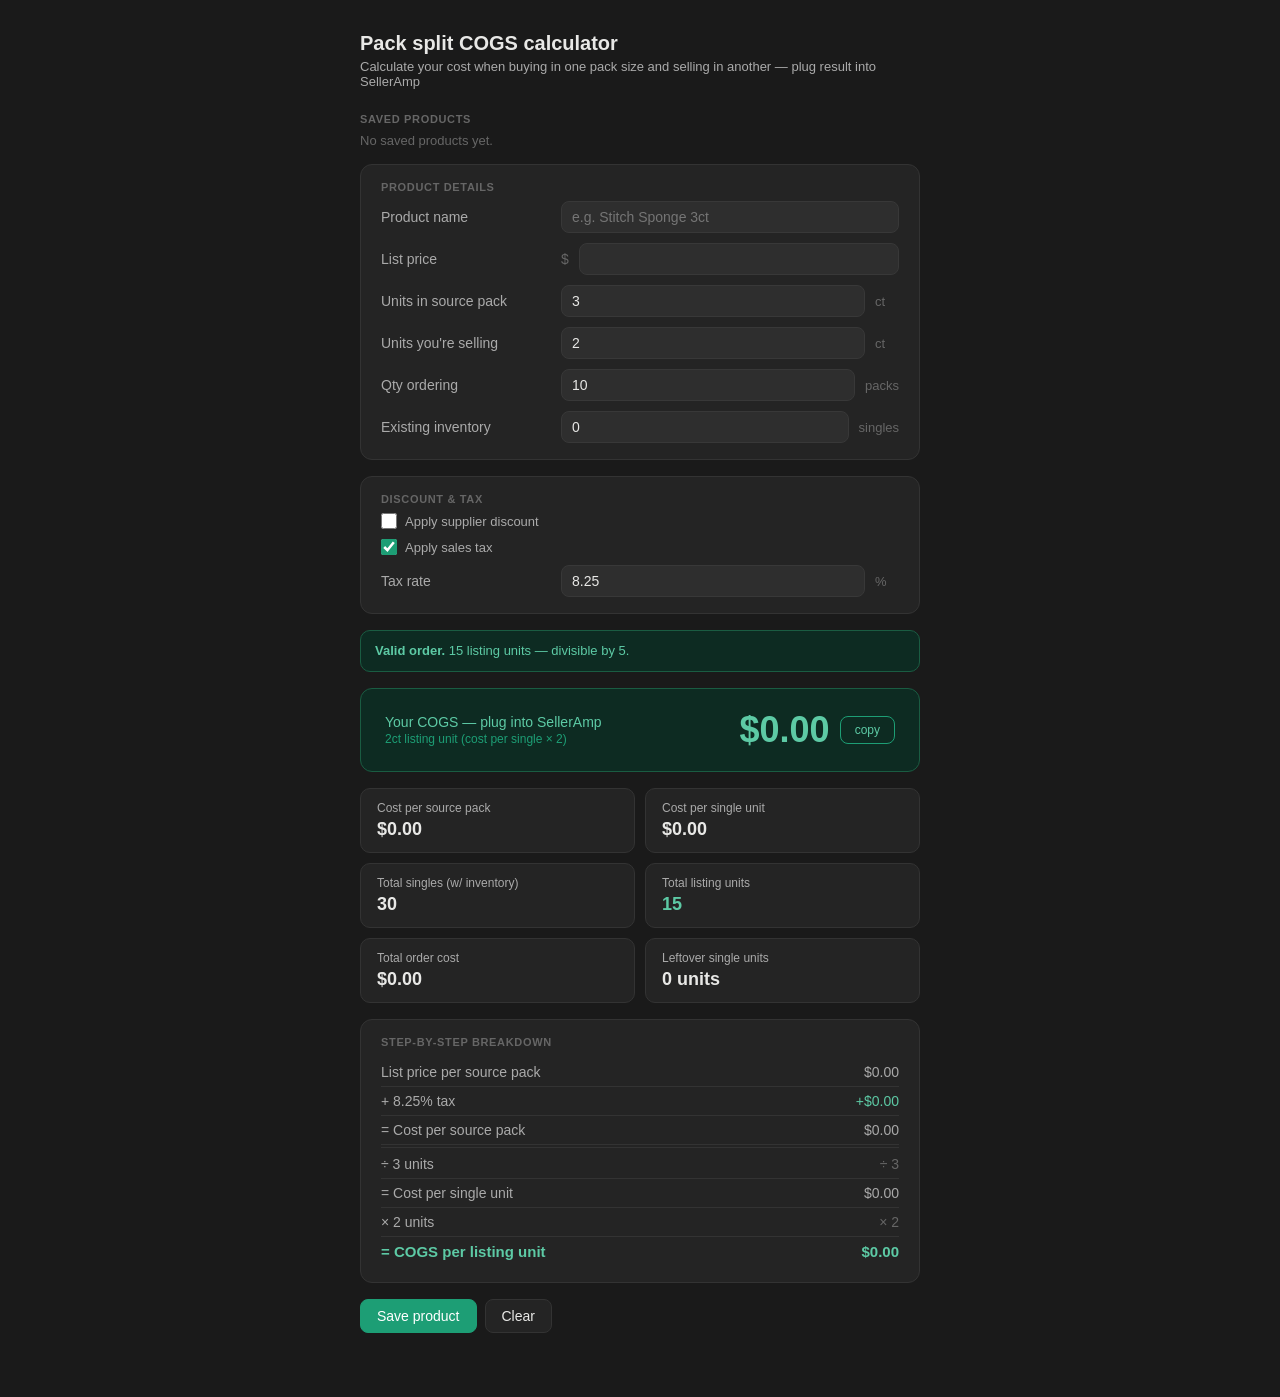
<file: widgets/cogs-calculator/cogs-calculator-old.html>
<!DOCTYPE html>
<html lang="en">
<head>
<meta charset="UTF-8">
<meta name="viewport" content="width=device-width, initial-scale=1.0">
<title>Pack Split COGS Calculator</title>
<style>
  :root {
    --bg:           #1a1a1a;
    --surface:      #242424;
    --surface-2:    #2e2e2e;
    --border:       #333333;
    --border-input: #383838;
    --text-primary: #e8e8e6;
    --text-muted:   #aaaaaa;
    --text-hint:    #666666;
    --green:        #1D9E75;
    --green-light:  #5DCAA5;
    --green-bg:     #0d2b22;
    --red:          #E24B4A;
    --amber:        #EF9F27;
  }
  * { box-sizing: border-box; margin: 0; padding: 0; }
  body {
    font-family: -apple-system, BlinkMacSystemFont, 'Segoe UI', sans-serif;
    background: var(--bg);
    min-height: 100vh;
    padding: 2rem 1rem;
    color: var(--text-primary);
  }
  .container { max-width: 560px; margin: 0 auto; }
  h1 { font-size: 20px; font-weight: 600; margin-bottom: 4px; }
  .sub { font-size: 13px; color: var(--text-muted); margin-bottom: 1.5rem; }
  .section-label {
    font-size: 11px;
    font-weight: 600;
    color: var(--text-hint);
    text-transform: uppercase;
    letter-spacing: 0.06em;
    margin-bottom: 8px;
  }
  .card {
    background: var(--surface);
    border: 1px solid var(--border);
    border-radius: 12px;
    padding: 1rem 1.25rem;
    margin-bottom: 1rem;
  }
  .row { display: flex; align-items: center; gap: 10px; margin-bottom: 10px; }
  .row:last-child { margin-bottom: 0; }
  .row label { font-size: 14px; color: var(--text-muted); min-width: 170px; flex-shrink: 0; }
  .row input[type="number"],
  .row input[type="text"] {
    flex: 1;
    min-width: 0;
    padding: 7px 10px;
    border: 1px solid var(--border-input);
    border-radius: 8px;
    font-size: 14px;
    font-family: inherit;
    background: var(--surface-2);
    color: var(--text-primary);
    outline: none;
    transition: border-color 0.15s;
  }
  .row input:focus { border-color: var(--green); }
  .row input.error { border-color: var(--red) !important; }
  .row input[type="number"]::-webkit-outer-spin-button,
  .row input[type="number"]::-webkit-inner-spin-button { -webkit-appearance: none; margin: 0; }
  .row input[type="number"] { -moz-appearance: textfield; }
  .row .unit { font-size: 13px; color: var(--text-hint); min-width: 24px; }
  .row .prefix { font-size: 14px; color: var(--text-hint); }
  .toggle-row {
    display: flex;
    align-items: center;
    gap: 8px;
    margin-bottom: 10px;
    font-size: 13px;
    color: var(--text-muted);
  }
  .toggle-row input[type="checkbox"] { width: 16px; height: 16px; cursor: pointer; accent-color: var(--green); }

  /* Validation alert */
  .alert {
    border-radius: 10px;
    padding: 10px 14px;
    margin-bottom: 1rem;
    font-size: 13px;
    line-height: 1.5;
    display: none;
  }
  .alert.error {
    background: #2d1414;
    border: 1px solid #5a2222;
    color: #f08080;
    display: block;
  }
  .alert.success {
    background: var(--green-bg);
    border: 1px solid #1a5c42;
    color: var(--green-light);
    display: block;
  }
  .alert strong { font-weight: 600; }

  /* Hero */
  .result-hero {
    background: var(--green-bg);
    border: 1px solid #1a5c42;
    border-radius: 12px;
    padding: 1.25rem 1.5rem;
    margin-bottom: 1rem;
    display: flex;
    align-items: center;
    justify-content: space-between;
  }
  .result-hero .rlabel { font-size: 14px; color: var(--green-light); font-weight: 500; }
  .result-hero .rsub { font-size: 12px; color: var(--green); margin-top: 2px; }
  .result-hero .rval { font-size: 36px; font-weight: 600; color: var(--green-light); }
  .copy-btn {
    font-size: 12px;
    padding: 6px 14px;
    border: 1px solid var(--green);
    border-radius: 8px;
    background: transparent;
    color: var(--green-light);
    cursor: pointer;
    font-family: inherit;
    transition: background 0.15s;
  }
  .copy-btn:hover { background: rgba(29, 158, 117, 0.15); }

  /* Metric grid — 2 columns always */
  .results-grid { display: grid; grid-template-columns: repeat(2, 1fr); gap: 10px; margin-bottom: 1rem; }
  .metric {
    background: var(--surface);
    border: 1px solid var(--border);
    border-radius: 10px;
    padding: 0.75rem 1rem;
  }
  .metric .mlabel { font-size: 12px; color: var(--text-muted); margin-bottom: 4px; }
  .metric .mval { font-size: 18px; font-weight: 600; color: var(--text-primary); }
  .metric.valid .mval { color: var(--green-light); }
  .metric.invalid .mval { color: var(--red); }

  /* Breakdown */
  .breakdown {
    background: var(--surface);
    border: 1px solid var(--border);
    border-radius: 12px;
    padding: 1rem 1.25rem;
    margin-bottom: 1rem;
  }
  .brow {
    display: flex;
    justify-content: space-between;
    align-items: center;
    padding: 6px 0;
    font-size: 14px;
    color: var(--text-muted);
    border-bottom: 1px solid var(--border);
  }
  .brow:last-child { border-bottom: none; font-weight: 600; color: var(--green-light); font-size: 15px; }
  .brow.deduct span:last-child { color: #f08080; }
  .brow.add span:last-child { color: var(--green-light); }
  .brow.op span:last-child { color: var(--text-hint); }
  .divider { height: 1px; background: var(--border); margin: 2px 0; }

  /* Buttons */
  .btn-row { display: flex; gap: 8px; flex-wrap: wrap; margin-bottom: 2rem; }
  button {
    padding: 8px 16px;
    border: 1px solid var(--border);
    border-radius: 8px;
    background: var(--surface);
    color: var(--text-primary);
    font-size: 14px;
    font-family: inherit;
    cursor: pointer;
    transition: background 0.15s;
  }
  button:hover { background: var(--surface-2); }
  button.primary {
    background: var(--green);
    color: #fff;
    border-color: var(--green);
    position: relative;
    overflow: hidden;
    width: fit-content;
    transition: background 0.38s cubic-bezier(0.4, 0, 0.2, 1), border-color 0.38s;
  }
  button.primary:hover,
  button.primary.saved { background: var(--bg); border-color: var(--green); }
  .btn-label {
    display: block;
    position: relative;
    white-space: nowrap;
    transition: transform 0.38s cubic-bezier(0.4, 0, 0.2, 1), opacity 0.28s;
  }
  button.primary:hover .btn-label,
  button.primary.saved .btn-label {
    transform: translateY(-48px);
    opacity: 0;
  }
  .btn-icon {
    position: absolute;
    inset: 0;
    display: flex;
    align-items: center;
    justify-content: center;
    color: var(--green-light);
    transform: translateY(48px);
    opacity: 0;
    transition: transform 0.38s cubic-bezier(0.4, 0, 0.2, 1), opacity 0.28s;
    pointer-events: none;
  }
  button.primary:hover .btn-icon,
  button.primary.saved .btn-icon { transform: translateY(0); opacity: 1; }
  @keyframes save-pulse {
    0%, 100% { transform: translateY(0) scale(1); }
    50% { transform: translateY(0) scale(1.18); }
  }
  button.primary.saved .btn-icon { animation: save-pulse 0.4s ease 0.15s; }

  /* Saved list */
  .saved-list { margin-bottom: 1rem; }
  .saved-item {
    display: flex;
    justify-content: space-between;
    align-items: center;
    padding: 10px 12px;
    background: var(--surface);
    border: 1px solid var(--border);
    border-radius: 10px;
    margin-bottom: 6px;
    cursor: pointer;
    transition: border-color 0.15s;
  }
  .saved-item:hover { border-color: var(--green); }
  .saved-item .sname { font-size: 14px; font-weight: 600; color: var(--text-primary); }
  .saved-item .smeta { font-size: 12px; color: var(--text-muted); margin-top: 2px; }
  .saved-item .scogs { font-size: 16px; font-weight: 600; color: var(--green-light); margin-right: 10px; flex-shrink: 0; }
  .saved-item .sdel {
    font-size: 12px;
    padding: 3px 8px;
    border: 1px solid var(--border);
    border-radius: 6px;
    background: transparent;
    color: var(--text-muted);
    cursor: pointer;
    transition: color 0.15s, border-color 0.15s;
  }
  .saved-item .sdel:hover { color: var(--red); border-color: var(--red); }
  .no-saved { font-size: 13px; color: var(--text-hint); }
</style>
</head>
<body>
<div class="container">
  <h1>Pack split COGS calculator</h1>
  <p class="sub">Calculate your cost when buying in one pack size and selling in another &mdash; plug result into SellerAmp</p>

  <p class="section-label">Saved products</p>
  <div class="saved-list" id="savedList"><p class="no-saved">No saved products yet.</p></div>

  <div class="card">
    <p class="section-label">Product details</p>
    <div class="row">
      <label>Product name</label>
      <input type="text" id="prodName" placeholder="e.g. Stitch Sponge 3ct">
    </div>
    <div class="row">
      <label>List price</label>
      <span class="prefix">$</span>
      <input type="number" id="listPrice" value="" step="0.01" min="0" oninput="calc()">
    </div>
    <div class="row">
      <label>Units in source pack</label>
      <input type="number" id="sourcePack" value="3" step="1" min="1" oninput="calc()">
      <span class="unit">ct</span>
    </div>
    <div class="row">
      <label>Units you're selling</label>
      <input type="number" id="sellPack" value="2" step="1" min="1" oninput="calc()">
      <span class="unit">ct</span>
    </div>
    <div class="row">
      <label>Qty ordering</label>
      <input type="number" id="qty" value="10" step="1" min="1" oninput="calc()">
      <span class="unit">packs</span>
    </div>
    <div class="row">
      <label>Existing inventory</label>
      <input type="number" id="existingUnits" value="0" step="1" min="0" oninput="calc()">
      <span class="unit">singles</span>
    </div>
  </div>

  <div class="card">
    <p class="section-label">Discount &amp; tax</p>
    <div class="toggle-row">
      <input type="checkbox" id="hasDiscount" onchange="toggleDiscount()">
      <label for="hasDiscount">Apply supplier discount</label>
    </div>
    <div class="row" id="discountRow" style="display:none;">
      <label>Discount</label>
      <input type="number" id="discount" value="15" step="0.1" min="0" max="100" oninput="calc()">
      <span class="unit">%</span>
    </div>
    <div class="toggle-row" style="margin-top:4px;">
      <input type="checkbox" id="hasTax" onchange="toggleTax()" checked>
      <label for="hasTax">Apply sales tax</label>
    </div>
    <div class="row" id="taxRow" style="display:flex;">
      <label>Tax rate</label>
      <input type="number" id="taxRate" value="8.25" step="0.001" min="0" max="20" oninput="calc()">
      <span class="unit">%</span>
    </div>
  </div>

  <div id="validationAlert" class="alert"></div>

  <div class="result-hero">
    <div>
      <div class="rlabel">Your COGS &mdash; plug into SellerAmp</div>
      <div class="rsub" id="heroSub">per listing unit</div>
    </div>
    <div style="display:flex;align-items:center;gap:10px;">
      <div class="rval" id="heroVal">—</div>
      <button class="copy-btn" onclick="copyCOGS()">copy</button>
    </div>
  </div>

  <div class="results-grid">
    <div class="metric">
      <div class="mlabel">Cost per source pack</div>
      <div class="mval" id="r-packCost">—</div>
    </div>
    <div class="metric">
      <div class="mlabel">Cost per single unit</div>
      <div class="mval" id="r-perUnit">—</div>
    </div>
    <div class="metric">
      <div class="mlabel">Total singles (w/ inventory)</div>
      <div class="mval" id="r-totalSingles">—</div>
    </div>
    <div class="metric" id="m-listingUnits">
      <div class="mlabel">Total listing units</div>
      <div class="mval" id="r-listingUnits">—</div>
    </div>
    <div class="metric">
      <div class="mlabel">Total order cost</div>
      <div class="mval" id="r-orderCost">—</div>
    </div>
    <div class="metric">
      <div class="mlabel">Leftover single units</div>
      <div class="mval" id="r-leftover">—</div>
    </div>
  </div>

  <div class="breakdown">
    <p class="section-label" style="margin-bottom:10px;">Step-by-step breakdown</p>
    <div class="brow"><span>List price per source pack</span><span id="b-list">—</span></div>
    <div class="brow deduct" id="b-discRow" style="display:none;"><span id="b-discLabel">— Discount</span><span id="b-disc">—</span></div>
    <div class="brow add" id="b-taxRow" style="display:flex;"><span id="b-taxLabel">+ Tax</span><span id="b-tax">—</span></div>
    <div class="brow"><span>= Cost per source pack</span><span id="b-packCost">—</span></div>
    <div class="divider"></div>
    <div class="brow op"><span id="b-divLabel">÷ source units</span><span id="b-div">—</span></div>
    <div class="brow"><span>= Cost per single unit</span><span id="b-perUnit">—</span></div>
    <div class="brow op"><span id="b-mulLabel">× sell units</span><span id="b-mul">—</span></div>
    <div class="brow"><span>= COGS per listing unit</span><span id="b-cogs">—</span></div>
  </div>

  <div class="btn-row">
    <button class="primary" id="saveBtn" onclick="saveProduct()">
      <span class="btn-label">Save product</span>
      <span class="btn-icon">
        <svg xmlns="http://www.w3.org/2000/svg" viewBox="0 0 24 24" fill="currentColor" width="19" height="19">
          <path fill-rule="evenodd" clip-rule="evenodd" d="M4 2a2 2 0 00-2 2v16a2 2 0 002 2h16a2 2 0 002-2V6.828a2 2 0 00-.586-1.414l-2.828-2.828A2 2 0 0017.172 2H4zm4 1h6v4H8V3zM5 13h14v7H5v-7z"/>
        </svg>
      </span>
    </button>
    <button onclick="clearForm()">Clear</button>
  </div>
</div>

<script>
var STORAGE_KEY = 'packsplit_products';

function getDiscount() {
  return document.getElementById('hasDiscount').checked
    ? (parseFloat(document.getElementById('discount').value) || 0)
    : 0;
}
function getTax() {
  return document.getElementById('hasTax').checked
    ? (parseFloat(document.getElementById('taxRate').value) || 0)
    : 0;
}
function toggleDiscount() {
  var show = document.getElementById('hasDiscount').checked;
  document.getElementById('discountRow').style.display = show ? 'flex' : 'none';
  document.getElementById('b-discRow').style.display = show ? 'flex' : 'none';
  calc();
}
function toggleTax() {
  var show = document.getElementById('hasTax').checked;
  document.getElementById('taxRow').style.display = show ? 'flex' : 'none';
  document.getElementById('b-taxRow').style.display = show ? 'flex' : 'none';
  calc();
}

function fmt(n) { return '$' + Math.abs(n).toFixed(2); }

function isValidQty(q, sourcePack, sellPack, existingUnits) {
  var totalSingles = q * sourcePack + existingUnits;
  if (totalSingles % sellPack !== 0) return false;
  return (totalSingles / sellPack) % 5 === 0;
}

function findNearestValid(currentQty, sourcePack, sellPack, existingUnits) {
  var below = null, above = null;
  for (var q = currentQty - 1; q >= 1; q--) {
    if (isValidQty(q, sourcePack, sellPack, existingUnits)) { below = q; break; }
  }
  for (var q2 = currentQty + 1; q2 <= 500; q2++) {
    if (isValidQty(q2, sourcePack, sellPack, existingUnits)) { above = q2; break; }
  }
  return { below: below, above: above };
}

function calc() {
  var listPrice = parseFloat(document.getElementById('listPrice').value) || 0;
  var sourcePack = parseInt(document.getElementById('sourcePack').value) || 1;
  var sellPack = parseInt(document.getElementById('sellPack').value) || 1;
  var qty = parseInt(document.getElementById('qty').value) || 1;
  var existingUnits = parseInt(document.getElementById('existingUnits').value) || 0;
  var discount = getDiscount();
  var tax = getTax();

  var afterDiscount = listPrice * (1 - discount / 100);
  var packCost = afterDiscount * (1 + tax / 100);
  var perUnit = packCost / sourcePack;
  var cogs = perUnit * sellPack;
  var totalSingles = qty * sourcePack + existingUnits;
  var orderCost = packCost * qty;

  var floorListing = Math.floor(totalSingles / sellPack);
  var effectiveListing = Math.floor(floorListing / 5) * 5;
  var effectiveLeftover = totalSingles - effectiveListing * sellPack;
  var isValid = effectiveLeftover === 0 && effectiveListing > 0;

  var qtyEl = document.getElementById('qty');
  var alertEl = document.getElementById('validationAlert');
  var listingMetric = document.getElementById('m-listingUnits');

  if (isValid) {
    qtyEl.classList.remove('error');
    listingMetric.className = 'metric valid';
    alertEl.className = 'alert success';
    alertEl.innerHTML = '<strong>Valid order.</strong> ' + effectiveListing + ' listing units &mdash; divisible by 5.';
  } else {
    qtyEl.classList.add('error');
    listingMetric.className = 'metric invalid';
    var msg;
    msg = '<strong>Invalid qty.</strong> ' + effectiveListing + ' listing units with ' + effectiveLeftover + ' singles left over.';
    var nearest = findNearestValid(qty, sourcePack, sellPack, existingUnits);
    var parts = [];
    if (nearest.below !== null) parts.push('try <strong>' + nearest.below + '</strong> packs below');
    if (nearest.above !== null) parts.push('<strong>' + nearest.above + '</strong> packs above');
    if (parts.length) msg += ' Nearest valid: ' + parts.join(' or ') + '.';
    alertEl.className = 'alert error';
    alertEl.innerHTML = msg;
  }

  document.getElementById('heroVal').textContent = fmt(cogs);
  document.getElementById('heroSub').textContent = sellPack + 'ct listing unit (cost per single × ' + sellPack + ')';
  document.getElementById('r-packCost').textContent = fmt(packCost);
  document.getElementById('r-perUnit').textContent = fmt(perUnit);
  document.getElementById('r-totalSingles').textContent = totalSingles;
  document.getElementById('r-listingUnits').textContent = effectiveListing;
  document.getElementById('r-orderCost').textContent = fmt(orderCost);
  document.getElementById('r-leftover').textContent = effectiveLeftover + ' units';

  document.getElementById('b-list').textContent = fmt(listPrice);
  document.getElementById('b-discLabel').textContent = '— ' + discount.toFixed(1) + '% discount';
  document.getElementById('b-disc').textContent = '-' + fmt(listPrice * discount / 100);
  document.getElementById('b-taxLabel').textContent = '+ ' + tax.toFixed(3).replace(/\.?0+$/, '') + '% tax';
  document.getElementById('b-tax').textContent = '+' + fmt(afterDiscount * tax / 100);
  document.getElementById('b-packCost').textContent = fmt(packCost);
  document.getElementById('b-divLabel').textContent = '÷ ' + sourcePack + ' units';
  document.getElementById('b-div').textContent = '÷ ' + sourcePack;
  document.getElementById('b-perUnit').textContent = fmt(perUnit);
  document.getElementById('b-mulLabel').textContent = '× ' + sellPack + ' units';
  document.getElementById('b-mul').textContent = '× ' + sellPack;
  document.getElementById('b-cogs').textContent = fmt(cogs);
}

function copyCOGS() {
  var val = document.getElementById('heroVal').textContent.replace('$', '');
  if (val === '—') return;
  navigator.clipboard.writeText(val).catch(function() {});
  var btn = document.querySelector('.copy-btn');
  btn.textContent = 'copied!';
  setTimeout(function() { btn.textContent = 'copy'; }, 1500);
}

function getProducts() {
  try { return JSON.parse(localStorage.getItem(STORAGE_KEY) || '{}'); } catch(e) { return {}; }
}
function saveProductsToStorage(data) {
  localStorage.setItem(STORAGE_KEY, JSON.stringify(data));
}

function saveProduct() {
  var name = document.getElementById('prodName').value.trim();
  if (!name) { alert('Please enter a product name first.'); return; }
  var listPrice = parseFloat(document.getElementById('listPrice').value) || 0;
  var sourcePack = parseInt(document.getElementById('sourcePack').value) || 1;
  var sellPack = parseInt(document.getElementById('sellPack').value) || 1;
  var afterDiscount = listPrice * (1 - getDiscount() / 100);
  var packCost = afterDiscount * (1 + getTax() / 100);
  var cogs = (packCost / sourcePack) * sellPack;
  var key = 'product:' + name.toLowerCase().replace(/\s+/g, '_');
  var products = getProducts();
  products[key] = {
    name: name,
    listPrice: document.getElementById('listPrice').value,
    sourcePack: document.getElementById('sourcePack').value,
    sellPack: document.getElementById('sellPack').value,
    qty: document.getElementById('qty').value,
    existingUnits: document.getElementById('existingUnits').value,
    hasDiscount: document.getElementById('hasDiscount').checked,
    discount: document.getElementById('discount').value,
    hasTax: document.getElementById('hasTax').checked,
    taxRate: document.getElementById('taxRate').value,
    cogs: cogs.toFixed(2),
    savedAt: new Date().toLocaleDateString()
  };
  saveProductsToStorage(products);
  var btn = document.getElementById('saveBtn');
  if (!btn.classList.contains('saved')) {
    btn.classList.add('saved');
    setTimeout(function() { btn.classList.remove('saved'); }, 2000);
  }
  renderSaved();
}

function loadProduct(key) {
  var products = getProducts();
  var d = products[key];
  if (!d) return;
  document.getElementById('prodName').value = d.name;
  document.getElementById('listPrice').value = d.listPrice;
  document.getElementById('sourcePack').value = d.sourcePack;
  document.getElementById('sellPack').value = d.sellPack || d.amazonPack || '2';
  document.getElementById('qty').value = d.qty;
  document.getElementById('existingUnits').value = d.existingUnits || '0';
  document.getElementById('hasDiscount').checked = d.hasDiscount;
  document.getElementById('discount').value = d.discount;
  document.getElementById('hasTax').checked = d.hasTax;
  document.getElementById('taxRate').value = d.taxRate;
  toggleDiscount();
  toggleTax();
  calc();
  window.scrollTo({ top: 0, behavior: 'smooth' });
}

function deleteProduct(key) {
  var products = getProducts();
  delete products[key];
  saveProductsToStorage(products);
  renderSaved();
}

function renderSaved() {
  var container = document.getElementById('savedList');
  var products = getProducts();
  var keys = Object.keys(products);
  if (keys.length === 0) {
    container.innerHTML = '<p class="no-saved">No saved products yet.</p>';
    return;
  }
  container.innerHTML = keys.map(function(key) {
    var d = products[key];
    var sell = d.sellPack || d.amazonPack || '?';
    var discText = d.hasDiscount ? d.discount + '% off' : 'no discount';
    var taxText = d.hasTax ? d.taxRate + '% tax' : 'no tax';
    return '<div class="saved-item" onclick="loadProduct(\'' + key + '\')">'
      + '<div>'
      + '<div class="sname">' + d.name + '</div>'
      + '<div class="smeta">$' + parseFloat(d.listPrice).toFixed(2) + ' &middot; ' + d.sourcePack + 'ct &rarr; ' + sell + 'ct &middot; ' + discText + ' &middot; ' + taxText + ' &middot; saved ' + d.savedAt + '</div>'
      + '</div>'
      + '<div style="display:flex;align-items:center;gap:8px;">'
      + '<span class="scogs">$' + d.cogs + '</span>'
      + '<button class="sdel" onclick="event.stopPropagation();deleteProduct(\'' + key + '\')">remove</button>'
      + '</div>'
      + '</div>';
  }).join('');
}

function clearForm() {
  document.getElementById('prodName').value = '';
  document.getElementById('listPrice').value = '';
  document.getElementById('sourcePack').value = '3';
  document.getElementById('sellPack').value = '2';
  document.getElementById('qty').value = '10';
  document.getElementById('existingUnits').value = '0';
  document.getElementById('hasDiscount').checked = false;
  document.getElementById('discount').value = '15';
  document.getElementById('hasTax').checked = true;
  document.getElementById('taxRate').value = '8.25';
  toggleDiscount();
  toggleTax();
  calc();
}

renderSaved();
calc();
</script>
</body>
</html>
</file>
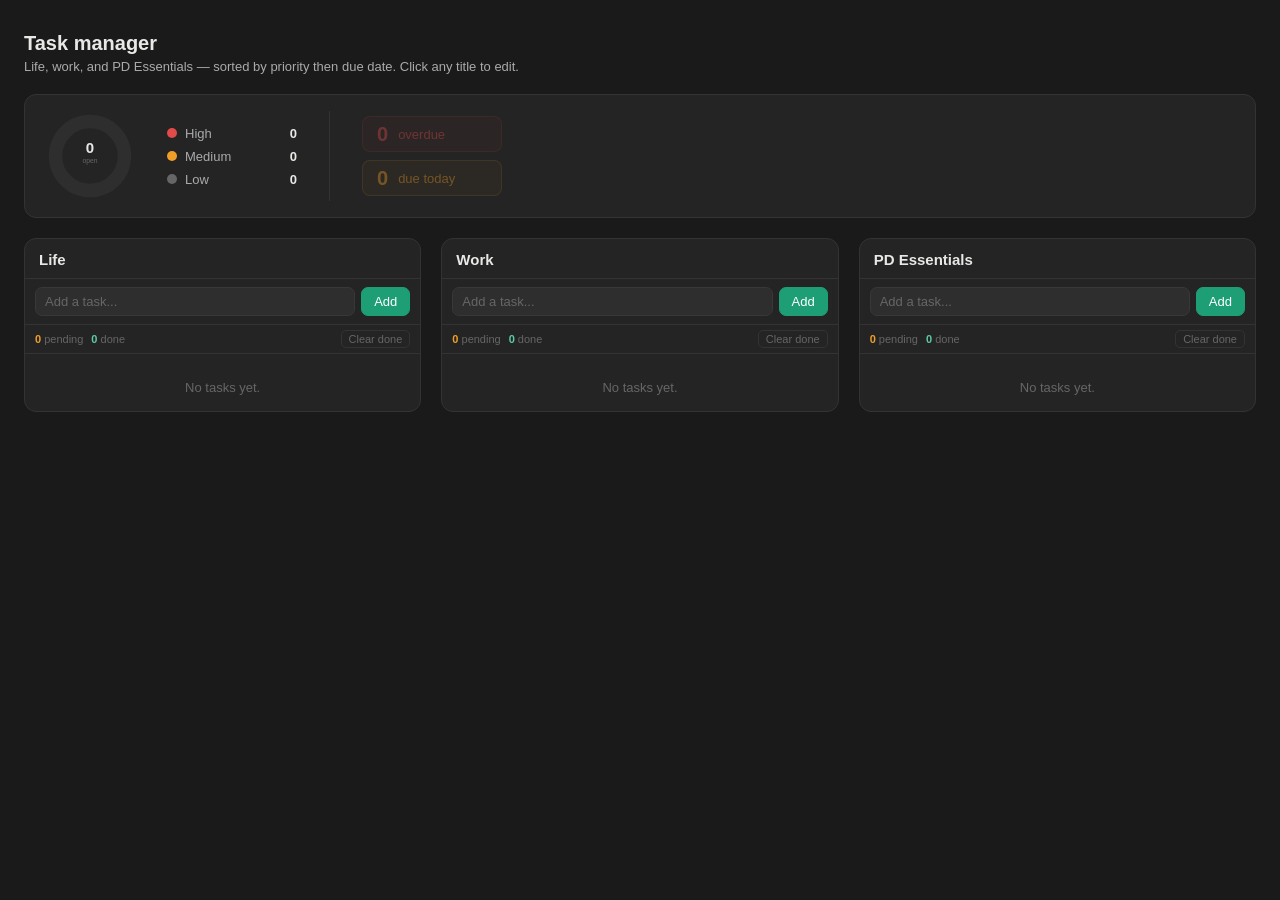
<file: widgets/task-manager/task-manager-old.html>
<!DOCTYPE html>
<html lang="en">
<head>
<meta charset="UTF-8">
<meta name="viewport" content="width=device-width, initial-scale=1.0">
<title>Task Manager</title>
<style>
  :root {
    --bg:           #1a1a1a;
    --surface:      #242424;
    --surface-2:    #2e2e2e;
    --border:       #333333;
    --border-input: #383838;
    --text-primary: #e8e8e6;
    --text-muted:   #aaaaaa;
    --text-hint:    #666666;
    --green:        #1D9E75;
    --green-light:  #5DCAA5;
    --green-bg:     #0d2b22;
    --red:          #E24B4A;
    --amber:        #EF9F27;
  }
  * { box-sizing: border-box; margin: 0; padding: 0; }
  body {
    font-family: -apple-system, BlinkMacSystemFont, 'Segoe UI', sans-serif;
    background: var(--bg);
    min-height: 100vh;
    padding: 2rem 1.5rem;
    color: var(--text-primary);
  }
  .app-wrap { max-width: 1440px; margin: 0 auto; }

  /* ── Header ── */
  .app-header { margin-bottom: 1.25rem; }
  h1 { font-size: 20px; font-weight: 600; margin-bottom: 4px; }
  .sub { font-size: 13px; color: var(--text-muted); }

  /* ── Dashboard ── */
  .dashboard {
    display: flex;
    align-items: center;
    gap: 2rem;
    background: var(--surface);
    border: 1px solid var(--border);
    border-radius: 12px;
    padding: 16px 20px;
    margin-bottom: 1.25rem;
    flex-wrap: wrap;
  }
  .dashboard-chart { flex-shrink: 0; }
  .dash-legend { display: flex; flex-direction: column; gap: 8px; }
  .dash-legend-row {
    display: flex;
    align-items: center;
    gap: 8px;
    font-size: 13px;
    color: var(--text-muted);
    min-width: 130px;
  }
  .dash-dot { width: 10px; height: 10px; border-radius: 50%; flex-shrink: 0; }
  .dash-legend-count { font-weight: 600; color: var(--text-primary); margin-left: auto; }
  .dash-divider { width: 1px; background: var(--border); align-self: stretch; flex-shrink: 0; }
  .dash-alerts { display: flex; flex-direction: column; gap: 8px; }
  .dash-pill {
    display: inline-flex;
    align-items: center;
    gap: 10px;
    font-size: 13px;
    padding: 7px 14px;
    border-radius: 8px;
    white-space: nowrap;
    min-width: 140px;
  }
  .dash-pill-count { font-size: 20px; font-weight: 700; line-height: 1; }
  .dash-pill.overdue { background: rgba(226,75,74,0.1); border: 1px solid rgba(226,75,74,0.28); color: var(--red); }
  .dash-pill.today   { background: rgba(239,159,39,0.1); border: 1px solid rgba(239,159,39,0.28); color: var(--amber); }
  .dash-pill.dim     { opacity: 0.4; }

  /* ── Three-column grid ── */
  .columns-grid {
    display: grid;
    grid-template-columns: repeat(3, 1fr);
    gap: 1.25rem;
    align-items: start;
  }
  @media (max-width: 860px)  { .columns-grid { grid-template-columns: 1fr; } }
  @media (min-width: 861px) and (max-width: 1100px) {
    .columns-grid { grid-template-columns: repeat(2, 1fr); }
    .col:first-child { grid-column: 1 / -1; }
  }

  /* ── Column card ── */
  .col {
    background: var(--surface);
    border: 1px solid var(--border);
    border-radius: 12px;
    display: flex;
    flex-direction: column;
  }
  .col-header {
    padding: 12px 14px 10px;
    border-bottom: 1px solid var(--border);
    display: flex;
    align-items: center;
    gap: 8px;
  }
  .col-title { font-size: 15px; font-weight: 600; flex: 1; }
  .col-badge {
    display: none;
    align-items: center;
    justify-content: center;
    font-size: 11px;
    font-weight: 700;
    background: var(--green-bg);
    color: var(--green-light);
    border-radius: 10px;
    padding: 2px 7px;
    min-width: 22px;
  }
  .col-add {
    padding: 8px 10px;
    border-bottom: 1px solid var(--border);
    display: flex;
    gap: 6px;
  }
  .col-add input[type="text"] {
    flex: 1;
    min-width: 0;
    padding: 6px 9px;
    border: 1px solid var(--border-input);
    border-radius: 7px;
    font-size: 13px;
    font-family: inherit;
    background: var(--surface-2);
    color: var(--text-primary);
    outline: none;
    transition: border-color 0.15s;
  }
  .col-add input[type="text"]:focus { border-color: var(--green); }
  .col-add input[type="text"]::placeholder { color: var(--text-hint); }
  .col-add-btn {
    padding: 6px 12px;
    background: var(--green);
    color: #fff;
    border: 1px solid var(--green);
    border-radius: 7px;
    font-size: 13px;
    font-family: inherit;
    font-weight: 500;
    cursor: pointer;
    white-space: nowrap;
    transition: opacity 0.15s;
  }
  .col-add-btn:hover { opacity: 0.85; }
  .col-stats {
    padding: 5px 10px;
    border-bottom: 1px solid var(--border);
    display: flex;
    align-items: center;
    gap: 8px;
    font-size: 11px;
    color: var(--text-hint);
  }
  .col-stats .pend strong { color: var(--amber); }
  .col-stats .done strong { color: var(--green-light); }
  .clear-btn {
    margin-left: auto;
    font-size: 11px;
    padding: 2px 7px;
    border: 1px solid var(--border);
    border-radius: 5px;
    background: transparent;
    color: var(--text-hint);
    cursor: pointer;
    font-family: inherit;
    transition: color 0.15s, border-color 0.15s;
  }
  .clear-btn:hover { color: var(--red); border-color: var(--red); }
  .col-tasks {
    padding: 8px;
    overflow-y: auto;
    max-height: 70vh;
    flex: 1;
  }

  /* ── Task card ── */
  .task-item {
    position: relative;
    background: var(--surface-2);
    border: 1px solid var(--border);
    border-radius: 8px;
    padding: 7px 28px 7px 9px;
    margin-bottom: 5px;
    transition: border-color 0.15s, background 0.15s;
  }
  .task-item:last-child { margin-bottom: 0; }
  .task-item.done-item { opacity: 0.5; }
  .task-item.overdue   { border-color: rgba(226,75,74,0.45); background: rgba(226,75,74,0.04); }
  .task-item.due-today { border-color: rgba(239,159,39,0.4);  background: rgba(239,159,39,0.03); }

  /* Delete X — top-right corner */
  .del-x {
    position: absolute;
    top: 5px;
    right: 5px;
    width: 18px;
    height: 18px;
    display: flex;
    align-items: center;
    justify-content: center;
    border: none;
    background: transparent;
    color: var(--text-hint);
    font-size: 13px;
    line-height: 1;
    cursor: pointer;
    border-radius: 3px;
    padding: 0;
    transition: color 0.15s, background 0.15s;
    font-family: inherit;
  }
  .del-x:hover { color: var(--red); background: rgba(226,75,74,0.12); }

  /* Task layout */
  .task-main { display: flex; align-items: flex-start; gap: 7px; }
  .task-check {
    width: 14px;
    height: 14px;
    cursor: pointer;
    accent-color: var(--green);
    flex-shrink: 0;
    margin-top: 3px;
  }
  .task-body { flex: 1; min-width: 0; }

  /* Title row — title + due date side by side */
  .title-row {
    display: flex;
    align-items: center;
    gap: 8px;
  }

  /* Editable title */
  .title-input {
    flex: 1;
    min-width: 0;
    border: none;
    background: transparent;
    color: var(--text-primary);
    font-size: 14px;
    font-family: inherit;
    line-height: 1.4;
    outline: none;
    padding: 0;
  }
  .title-input.done { text-decoration: line-through; color: var(--text-hint); }
  .title-input:focus {
    border-bottom: 1px solid var(--border-input);
    margin-bottom: -1px;
  }

  /* Meta row — priority and notes icon only */
  .task-meta {
    display: flex;
    align-items: center;
    gap: 5px;
    margin-top: 5px;
    flex-wrap: wrap;
  }

  /* Priority badge */
  .pri-badge {
    display: inline-flex;
    align-items: center;
    font-size: 10px;
    font-weight: 700;
    text-transform: uppercase;
    letter-spacing: 0.04em;
    padding: 1px 6px;
    border-radius: 20px;
    border: none;
    cursor: pointer;
    font-family: inherit;
    flex-shrink: 0;
    user-select: none;
    transition: opacity 0.15s;
  }
  .pri-badge:hover { opacity: 0.65; }
  .pri-low    { background: rgba(102,102,102,0.2); color: #888; }
  .pri-medium { background: rgba(239,159,39,0.18); color: var(--amber); }
  .pri-high   { background: rgba(226,75,74,0.18);  color: var(--red); }

  /* Calendar date chip — in title row, right-aligned */
  .date-chip {
    display: inline-flex;
    align-items: center;
    gap: 4px;
    cursor: pointer;
    color: var(--text-hint);
    flex-shrink: 0;
    transition: color 0.15s;
    user-select: none;
  }
  .date-chip:hover { color: var(--text-muted); }
  .due-text {
    font-size: 12px;
    font-weight: 600;
  }
  .due-text.overdue { color: var(--red); }
  .due-text.today   { color: var(--amber); }
  .due-text.future  { color: var(--text-muted); }
  /* Hidden date input — zero-size, triggered via JS */
  .date-hidden-input {
    position: absolute;
    width: 0;
    height: 0;
    opacity: 0;
    pointer-events: none;
    color-scheme: dark;
  }

  /* Notes icon button */
  .notes-icon-btn {
    display: inline-flex;
    align-items: center;
    background: transparent;
    border: none;
    padding: 0;
    cursor: pointer;
    color: var(--text-hint);
    flex-shrink: 0;
    transition: color 0.15s;
  }
  .notes-icon-btn:hover { color: var(--text-muted); }
  .notes-icon-btn.has-note { color: var(--green); }

  /* Note display text */
  .note-display {
    font-size: 11px;
    color: #c8c8c6;
    line-height: 1.45;
    margin-top: 4px;
    word-break: break-word;
    font-style: italic;
    padding-left: 1px;
  }

  /* Notes textarea (edit mode) */
  .notes-edit {
    display: none;
    width: 100%;
    margin-top: 5px;
    min-height: 48px;
    resize: vertical;
    padding: 5px 8px;
    border: 1px solid var(--border-input);
    border-radius: 6px;
    background: var(--surface);
    color: var(--text-primary);
    font-size: 11px;
    font-family: inherit;
    line-height: 1.5;
    outline: none;
    transition: border-color 0.15s;
  }
  .notes-edit.open { display: block; }
  .notes-edit:focus { border-color: var(--green); }
  .notes-edit::placeholder { color: var(--text-hint); }

  /* Empty state */
  .empty-state { font-size: 13px; color: var(--text-hint); text-align: center; padding: 18px 0 8px; }
</style>
</head>
<body>
<div class="app-wrap">

  <div class="app-header">
    <h1>Task manager</h1>
    <p class="sub">Life, work, and PD Essentials &mdash; sorted by priority then due date. Click any title to edit.</p>
  </div>

  <!-- Dashboard -->
  <div class="dashboard">
    <div class="dashboard-chart">
      <svg viewBox="0 0 120 120" width="90" height="90" style="display:block;">
        <g id="donut-segs">
          <circle cx="60" cy="60" r="46" fill="none" stroke="#2e2e2e" stroke-width="18"/>
        </g>
        <text x="60" y="56" text-anchor="middle" fill="#e8e8e6" font-size="20" font-weight="700"
              font-family="-apple-system,BlinkMacSystemFont,'Segoe UI',sans-serif" id="donut-total">0</text>
        <text x="60" y="69" text-anchor="middle" fill="#666666" font-size="9"
              font-family="-apple-system,BlinkMacSystemFont,'Segoe UI',sans-serif">open</text>
      </svg>
    </div>
    <div class="dash-legend">
      <div class="dash-legend-row">
        <span class="dash-dot" style="background:#E24B4A;"></span>High
        <span class="dash-legend-count" id="leg-high">0</span>
      </div>
      <div class="dash-legend-row">
        <span class="dash-dot" style="background:#EF9F27;"></span>Medium
        <span class="dash-legend-count" id="leg-medium">0</span>
      </div>
      <div class="dash-legend-row">
        <span class="dash-dot" style="background:#666666;"></span>Low
        <span class="dash-legend-count" id="leg-low">0</span>
      </div>
    </div>
    <div class="dash-divider"></div>
    <div class="dash-alerts">
      <div class="dash-pill overdue" id="pill-overdue">
        <span class="dash-pill-count" id="cnt-overdue">0</span>overdue
      </div>
      <div class="dash-pill today" id="pill-today">
        <span class="dash-pill-count" id="cnt-today">0</span>due today
      </div>
    </div>
  </div>

  <!-- Three columns -->
  <div class="columns-grid">

    <div class="col">
      <div class="col-header">
        <span class="col-title">Life</span>
        <span class="col-badge" id="badge-life"></span>
      </div>
      <div class="col-add">
        <input type="text" id="input-life" placeholder="Add a task..."
               onkeydown="if(event.key==='Enter')addTask('life')">
        <button class="col-add-btn" onclick="addTask('life')">Add</button>
      </div>
      <div class="col-stats">
        <span class="pend"><strong id="pend-life">0</strong> pending</span>
        <span class="done"><strong id="done-life">0</strong> done</span>
        <button class="clear-btn" onclick="clearDone('life')">Clear done</button>
      </div>
      <div class="col-tasks" id="tasks-life"></div>
    </div>

    <div class="col">
      <div class="col-header">
        <span class="col-title">Work</span>
        <span class="col-badge" id="badge-work"></span>
      </div>
      <div class="col-add">
        <input type="text" id="input-work" placeholder="Add a task..."
               onkeydown="if(event.key==='Enter')addTask('work')">
        <button class="col-add-btn" onclick="addTask('work')">Add</button>
      </div>
      <div class="col-stats">
        <span class="pend"><strong id="pend-work">0</strong> pending</span>
        <span class="done"><strong id="done-work">0</strong> done</span>
        <button class="clear-btn" onclick="clearDone('work')">Clear done</button>
      </div>
      <div class="col-tasks" id="tasks-work"></div>
    </div>

    <div class="col">
      <div class="col-header">
        <span class="col-title">PD Essentials</span>
        <span class="col-badge" id="badge-pd"></span>
      </div>
      <div class="col-add">
        <input type="text" id="input-pd" placeholder="Add a task..."
               onkeydown="if(event.key==='Enter')addTask('pd')">
        <button class="col-add-btn" onclick="addTask('pd')">Add</button>
      </div>
      <div class="col-stats">
        <span class="pend"><strong id="pend-pd">0</strong> pending</span>
        <span class="done"><strong id="done-pd">0</strong> done</span>
        <button class="clear-btn" onclick="clearDone('pd')">Clear done</button>
      </div>
      <div class="col-tasks" id="tasks-pd"></div>
    </div>

  </div>
</div>

<script>
var STORAGE_KEY = 'taskmanager_v2';
var openNotes = {};

// SVG icons (defined once, reused in template strings)
var ICON_CAL  = '<svg width="13" height="13" viewBox="0 0 16 16" fill="none" stroke="currentColor" stroke-width="1.5" stroke-linecap="round" stroke-linejoin="round"><rect x="1.5" y="3" width="13" height="11.5" rx="1.5"/><path d="M5 1.5V4M11 1.5V4M1.5 7h13"/></svg>';
var ICON_NOTE = '<svg width="13" height="13" viewBox="0 0 16 16" fill="none" stroke="currentColor" stroke-width="1.5" stroke-linecap="round" stroke-linejoin="round"><rect x="2.5" y="1.5" width="11" height="13" rx="1.5"/><path d="M5 5.5h6M5 8.5h6M5 11.5h3.5"/></svg>';

// ── Data ──────────────────────────────────────────────────────────────────────

function getData() {
  try { return JSON.parse(localStorage.getItem(STORAGE_KEY) || 'null') || { life:[], work:[], pd:[] }; }
  catch(e) { return { life:[], work:[], pd:[] }; }
}
function saveData(d) { localStorage.setItem(STORAGE_KEY, JSON.stringify(d)); }
function genId() { return Math.random().toString(36).slice(2) + Date.now().toString(36); }
function find(arr, id) { return (arr||[]).find(function(t){ return t.id===id; }); }
function escHtml(s) {
  return String(s||'').replace(/&/g,'&amp;').replace(/</g,'&lt;')
    .replace(/>/g,'&gt;').replace(/"/g,'&quot;');
}

// ── Date helpers ──────────────────────────────────────────────────────────────

function todayISO() {
  var d = new Date();
  return d.getFullYear() + '-'
    + String(d.getMonth()+1).padStart(2,'0') + '-'
    + String(d.getDate()).padStart(2,'0');
}
function fmtISO(iso) {
  if (!iso) return '';
  var p = iso.split('-');
  return new Date(+p[0], +p[1]-1, +p[2])
    .toLocaleDateString('en-US', { month:'short', day:'numeric' });
}
function isOverdue(t)  { return !t.done && !!t.dueDate && t.dueDate < todayISO(); }
function isDueToday(t) { return !t.done && !!t.dueDate && t.dueDate === todayISO(); }

// ── Sorting ───────────────────────────────────────────────────────────────────

function sortedTasks(tasks) {
  var pri = { high:0, medium:1, low:2 };
  return tasks.slice().sort(function(a, b) {
    // Done tasks always sink to bottom
    if (a.done !== b.done) return a.done ? 1 : -1;
    // Among done: alphabetical
    if (a.done && b.done) return (a.text||'').localeCompare(b.text||'');
    // Priority high→low
    var pa = pri[a.priority||'medium'], pb = pri[b.priority||'medium'];
    if (pa !== pb) return pa - pb;
    // Due date soonest first; no date sinks below tasks that have one
    var da = a.dueDate || 'zzzz', db = b.dueDate || 'zzzz';
    if (da !== db) return da < db ? -1 : 1;
    // Alphabetical tiebreak
    return (a.text||'').localeCompare(b.text||'');
  });
}

// ── Migration from v1 ─────────────────────────────────────────────────────────

function migrateIfNeeded() {
  if (localStorage.getItem(STORAGE_KEY)) return;
  var old = localStorage.getItem('taskmanager_v1');
  if (!old) return;
  try {
    var data = JSON.parse(old);
    ['life','work','pd'].forEach(function(tab) {
      (data[tab]||[]).forEach(function(task) {
        task.priority = task.priority || 'medium';
        task.dueDate  = task.dueDate  || null;
        task.notes    = task.notes    || '';
        if (!task.children) task.children = [];
      });
    });
    saveData(data);
  } catch(e) {}
}

// ── Task operations ───────────────────────────────────────────────────────────

function addTask(tab) {
  var inp = document.getElementById('input-'+tab);
  var text = inp.value.trim();
  if (!text) return;
  var data = getData();
  if (!data[tab]) data[tab] = [];
  data[tab].push({
    id: genId(), text: text, done: false,
    priority: 'medium', dueDate: null, notes: '',
    children: []
  });
  saveData(data);
  inp.value = '';
  render();
}

function toggleTask(tab, id) {
  var data = getData();
  var t = find(data[tab], id);
  if (t) t.done = !t.done;
  saveData(data); render();
}

function deleteTask(tab, id) {
  var data = getData();
  data[tab] = (data[tab]||[]).filter(function(t){ return t.id!==id; });
  delete openNotes[id];
  saveData(data); render();
}

function clearDone(tab) {
  var data = getData();
  data[tab] = (data[tab]||[]).filter(function(t){ return !t.done; });
  saveData(data); render();
}

function saveTitle(tab, id, val) {
  var text = val.trim();
  if (!text) return;
  var data = getData();
  var t = find(data[tab], id);
  if (t && t.text !== text) { t.text = text; saveData(data); }
  render();
}

function cyclePriority(tab, id) {
  var order = ['low','medium','high'];
  var data = getData();
  var t = find(data[tab], id);
  if (!t) return;
  t.priority = order[(order.indexOf(t.priority||'medium')+1)%3];
  saveData(data); render();
}

function saveDueDate(tab, id, val) {
  var data = getData();
  var t = find(data[tab], id);
  if (t) t.dueDate = val || null;
  saveData(data); render();
}

function openDatePicker(taskId) {
  var input = document.getElementById('dp-'+taskId);
  if (!input) return;
  try { input.showPicker(); } catch(e) { input.click(); }
}

function toggleNotes(taskId) {
  openNotes[taskId] = !openNotes[taskId];
  render();
  if (openNotes[taskId]) {
    setTimeout(function(){
      var ta = document.getElementById('notes-'+taskId);
      if (ta) { ta.focus(); ta.setSelectionRange(ta.value.length, ta.value.length); }
    }, 30);
  }
}

function saveNotes(tab, id, val) {
  var data = getData();
  var t = find(data[tab], id);
  if (t) t.notes = val;
  saveData(data);
  openNotes[id] = false;
  render();
}

// ── Render ────────────────────────────────────────────────────────────────────

function render() {
  var data = getData();
  renderDashboard(data);
  ['life','work','pd'].forEach(function(tab){ renderColumn(data, tab); });
}

function renderColumn(data, tab) {
  var tasks   = data[tab] || [];
  var pending = tasks.filter(function(t){ return !t.done; }).length;
  var done    = tasks.filter(function(t){ return  t.done; }).length;

  var badge = document.getElementById('badge-'+tab);
  if (badge) { badge.textContent = pending; badge.style.display = pending>0?'inline-flex':'none'; }
  var pEl = document.getElementById('pend-'+tab), dEl = document.getElementById('done-'+tab);
  if (pEl) pEl.textContent = pending;
  if (dEl) dEl.textContent = done;

  var container = document.getElementById('tasks-'+tab);
  if (!container) return;
  if (tasks.length === 0) {
    container.innerHTML = '<p class="empty-state">No tasks yet.</p>';
    return;
  }

  container.innerHTML = sortedTasks(tasks).map(function(task) {
    var ovr = isOverdue(task), tdy = isDueToday(task) && !ovr;
    var pri = task.priority || 'medium';

    // Card classes
    var ic = 'task-item'
      + (task.done  ? ' done-item' : '')
      + (ovr        ? ' overdue'   : '')
      + (tdy        ? ' due-today' : '');

    // Priority label
    var priLabel = pri.charAt(0).toUpperCase() + pri.slice(1);

    // Due date chip — lives in the title row, right side
    var dueDateText = '';
    if (task.dueDate) {
      var dateClass = ovr ? ' overdue' : (tdy ? ' today' : ' future');
      dueDateText = '<span class="due-text'+dateClass+'">'+fmtISO(task.dueDate)+'</span>';
    }
    var dateChip = '<div class="date-chip" onclick="openDatePicker(\''+task.id+'\')" title="'+(task.dueDate?'Change due date':'Set due date')+'">'
      + dueDateText
      + ICON_CAL
      + '</div>'
      + '<input type="date" id="dp-'+task.id+'" class="date-hidden-input" value="'+escHtml(task.dueDate||'')+'"'
      + ' onchange="saveDueDate(\''+tab+'\',\''+task.id+'\',this.value)">';

    // Notes icon
    var hasNote = !!(task.notes && task.notes.trim());
    var notesBtnClass = 'notes-icon-btn' + (hasNote ? ' has-note' : '');
    var notesIconBtn = '<button class="'+notesBtnClass+'" onclick="toggleNotes(\''+task.id+'\')" title="'+(hasNote?'Edit note':'Add note')+'">'
      + ICON_NOTE
      + '</button>';

    // Note display (always shown if note exists and not editing)
    var noteDisplay = '';
    if (hasNote && !openNotes[task.id]) {
      noteDisplay = '<div class="note-display">'+escHtml(task.notes)+'</div>';
    }

    // Notes textarea (edit mode)
    var notesEdit = '<textarea class="notes-edit'+(openNotes[task.id]?' open':'')+'"'
      + ' id="notes-'+task.id+'" placeholder="Add a note..."'
      + ' onblur="saveNotes(\''+tab+'\',\''+task.id+'\',this.value)">'+escHtml(task.notes||'')+'</textarea>';

    return '<div class="'+ic+'" data-id="'+task.id+'">'
      + '<button class="del-x" onclick="deleteTask(\''+tab+'\',\''+task.id+'\')" title="Remove task">&#215;</button>'
      + '<div class="task-main">'
      +   '<input type="checkbox" class="task-check"'+(task.done?' checked':'')
      +    ' onchange="toggleTask(\''+tab+'\',\''+task.id+'\')">'
      +   '<div class="task-body">'
      +     '<div class="title-row">'
      +       '<input type="text" class="title-input'+(task.done?' done':'')+'"'
      +        ' value="'+escHtml(task.text)+'"'
      +        ' onblur="saveTitle(\''+tab+'\',\''+task.id+'\',this.value)"'
      +        ' onkeydown="if(event.key===\'Enter\')this.blur()">'
      +       dateChip
      +     '</div>'
      +     '<div class="task-meta">'
      +       '<button class="pri-badge pri-'+pri+'" onclick="cyclePriority(\''+tab+'\',\''+task.id+'\')" title="Click to change priority">'+priLabel+'</button>'
      +       notesIconBtn
      +     '</div>'
      +     noteDisplay
      +     notesEdit
      +   '</div>'
      + '</div>'
      + '</div>';
  }).join('');
}

// ── Dashboard + Donut ─────────────────────────────────────────────────────────

function renderDashboard(data) {
  var today = todayISO();
  var allOpen = ['life','work','pd'].reduce(function(acc, tab){
    return acc.concat((data[tab]||[]).filter(function(t){ return !t.done; }));
  }, []);
  var total    = allOpen.length;
  var overdue  = allOpen.filter(function(t){ return t.dueDate && t.dueDate < today; }).length;
  var dueToday = allOpen.filter(function(t){ return t.dueDate && t.dueDate === today; }).length;
  var byPri    = { low:0, medium:0, high:0 };
  allOpen.forEach(function(t){ byPri[t.priority||'medium']++; });

  // Donut
  var segsEl = document.getElementById('donut-segs');
  var totEl  = document.getElementById('donut-total');
  if (totEl) totEl.textContent = total;
  if (segsEl) {
    var C = 2 * Math.PI * 46;
    if (total === 0) {
      segsEl.innerHTML = '<circle cx="60" cy="60" r="46" fill="none" stroke="#2e2e2e" stroke-width="18"/>';
    } else {
      var segs = [
        { count: byPri.high,   color: '#E24B4A' },
        { count: byPri.medium, color: '#EF9F27' },
        { count: byPri.low,    color: '#666666'  }
      ];
      var html = '', offset = 0;
      segs.forEach(function(seg) {
        if (seg.count === 0) return;
        var dash = (seg.count / total) * C;
        html += '<circle cx="60" cy="60" r="46" fill="none"'
          + ' stroke="'+seg.color+'" stroke-width="18"'
          + ' stroke-dasharray="'+dash.toFixed(2)+' '+(C-dash).toFixed(2)+'"'
          + ' stroke-dashoffset="'+(-offset).toFixed(2)+'"'
          + ' transform="rotate(-90 60 60)"/>';
        offset += dash;
      });
      segsEl.innerHTML = html;
    }
  }

  var el;
  el = document.getElementById('leg-high');   if(el) el.textContent = byPri.high;
  el = document.getElementById('leg-medium'); if(el) el.textContent = byPri.medium;
  el = document.getElementById('leg-low');    if(el) el.textContent = byPri.low;
  el = document.getElementById('cnt-overdue'); if(el) el.textContent = overdue;
  el = document.getElementById('cnt-today');   if(el) el.textContent = dueToday;
  el = document.getElementById('pill-overdue'); if(el) el.classList.toggle('dim', overdue === 0);
  el = document.getElementById('pill-today');   if(el) el.classList.toggle('dim', dueToday === 0);
}

// ── Init ──────────────────────────────────────────────────────────────────────

migrateIfNeeded();
render();
</script>
</body>
</html>
</file>
<file: shared.css>
/* ── Design tokens ─────────────────────────────────────────────────────────── */
:root {
  --bg:           #1a1a1a;
  --surface:      #242424;
  --surface-2:    #2e2e2e;
  --border:       #333333;
  --border-input: #383838;
  --text-primary: #e8e8e6;
  --text-muted:   #aaaaaa;
  --text-hint:    #666666;
  --green:        #1D9E75;
  --green-light:  #5DCAA5;
  --green-bg:     #0d2b22;
  --red:          #E24B4A;
  --amber:        #EF9F27;
  --gold:         #c8a96e;
  --gold-dim:     rgba(200,169,110,0.15);
  --sidebar-w:    200px;
}

/* ── Base reset ────────────────────────────────────────────────────────────── */
* { box-sizing: border-box; margin: 0; padding: 0; }

html,
body,
.main-content,
* {
  scrollbar-width: none;
  -ms-overflow-style: none;
}

html::-webkit-scrollbar,
body::-webkit-scrollbar,
.main-content::-webkit-scrollbar,
*::-webkit-scrollbar {
  width: 0;
  height: 0;
  display: none;
}

body {
  font-family: -apple-system, BlinkMacSystemFont, 'Segoe UI', sans-serif;
  background: var(--bg);
  color: var(--text-primary);
  min-height: 100vh;
  display: flex;
  overflow: hidden;
}

h1 { font-size: 36px; font-weight: 600; margin-bottom: 4px; }
.sub { font-size: 13px; color: var(--text-muted); }

/* ── Page header title row (shared by both widgets) ── */
.header-title-row { display: flex; align-items: center; gap: 12px; }
.header-gif { height: 100px; width: auto; display: block; }

/* ── Sidebar ───────────────────────────────────────────────────────────────── */
.sidebar {
  width: var(--sidebar-w);
  background: var(--surface);
  border-right: 1px solid var(--border);
  display: flex;
  flex-direction: column;
  flex-shrink: 0;
  height: 100vh;
  position: sticky;
  top: 0;
  overflow: hidden;
}


.sidebar-brand {
  padding: 3px 24px 2px;
  display: flex;
  align-items: center;
  min-height: 26px;
  user-select: none;
}
.sidebar-brand-img {
  display: block;
  max-width: 118px;
  width: 100%;
  height: auto;
  margin-left: -18.4px;
}

.sidebar-section-label {
  padding: 6px 24px 10px;
  font-size: 11px;
  font-weight: 600;
  letter-spacing: 0.1em;
  text-transform: uppercase;
  color: var(--text-hint);
  opacity: 0.85;
  user-select: none;
  transform: translateY(-12px);
}

.nav-items {
  padding: 0;
  flex: 1;
  transform: translateY(-12px);
}

.nav-item {
  display: flex;
  align-items: center;
  gap: 12px;
  width: 100%;
  padding: 11px 24px;
  font-size: 13.5px;
  font-family: inherit;
  color: var(--text-muted);
  background: transparent;
  border: none;
  border-left: 2px solid transparent;
  cursor: pointer;
  text-align: left;
  transition: color 0.18s, background 0.18s, border-color 0.18s;
  user-select: none;
  font-weight: 400;
}
.nav-item:hover {
  color: var(--text-primary);
  background: rgba(232,232,230,0.12);
}
.nav-item.active {
  color: var(--gold);
  background: rgba(200,169,110,0.08);
  border-left-color: var(--gold);
  font-weight: 500;
}
.nav-item svg {
  flex-shrink: 0;
  opacity: 0.9;
  width: 17px;
  height: 17px;
}
.nav-item.active svg { opacity: 1; }

.sidebar-footer {
  padding: 12px 16px;
  border-top: 1px solid var(--border);
  font-size: 11px;
  color: var(--text-hint);
  display: flex;
  flex-direction: column;
  gap: 0;
}

.sidebar-version-panel {
  display: flex;
  flex-direction: column;
  gap: 0;
}

.sidebar-preview-labels {
  display: flex;
  align-items: center;
  justify-content: space-between;
  gap: 8px;
  min-width: 0;
  margin-bottom: 10px;
}

.sidebar-preview-title {
  font-size: 11px;
  font-weight: 600;
  color: var(--text-muted);
}

.version-segmented {
  display: grid;
  grid-template-columns: 1fr 1fr;
  gap: 3px;
  padding: 3px;
  border: 1px solid rgba(255,255,255,0.08);
  border-radius: 8px;
  background: rgba(255,255,255,0.04);
}

.version-option {
  min-width: 0;
  border: none;
  border-radius: 5px;
  padding: 6px 7px;
  background: transparent;
  color: var(--text-hint);
  font: inherit;
  font-size: 10.5px;
  font-weight: 600;
  cursor: pointer;
  transition: color 0.08s ease, background 0.08s ease;
}

.version-option:hover {
  color: var(--text-primary);
}

.version-option.active {
  color: var(--gold);
  background: rgba(200,169,110,0.14);
}

.version-actions {
  display: flex;
  flex-direction: column;
  gap: 7px;
  margin-top: 0;
  opacity: 0;
  transform: translateX(24px);
  pointer-events: none;
  max-height: 0;
  overflow: hidden;
  transition:
    opacity 0.46s cubic-bezier(0.22, 1, 0.36, 1),
    transform 0.46s cubic-bezier(0.22, 1, 0.36, 1),
    max-height 0.46s cubic-bezier(0.22, 1, 0.36, 1);
}

.version-publish-revert {
  display: flex;
  flex-direction: column;
  gap: 7px;
  margin-top: 0;
  opacity: 0;
  transform: translateX(24px);
  pointer-events: none;
  max-height: 0;
  overflow: hidden;
  transition:
    opacity 0.46s cubic-bezier(0.22, 1, 0.36, 1),
    transform 0.46s cubic-bezier(0.22, 1, 0.36, 1),
    max-height 0.46s cubic-bezier(0.22, 1, 0.36, 1);
}

.version-publish-revert.is-visible {
  opacity: 1;
  transform: translateX(0);
  pointer-events: auto;
  max-height: 36px;
  margin-top: 10px;
}

.version-actions.is-visible {
  opacity: 1;
  transform: translateX(0);
  pointer-events: auto;
  max-height: 116px;
  margin-top: 10px;
}

.version-unsaved {
  display: inline-flex;
  align-items: center;
  gap: 6px;
  position: relative;
  min-height: 18px;
  color: var(--text-muted);
  font-size: 10.5px;
  opacity: 0;
  transform: translateX(24px);
  pointer-events: none;
  transition:
    opacity 0.46s cubic-bezier(0.22, 1, 0.36, 1),
    transform 0.46s cubic-bezier(0.22, 1, 0.36, 1);
}

.version-unsaved.is-visible {
  opacity: 1;
  transform: translateX(0);
  pointer-events: auto;
}

.version-unsaved-dot {
  width: 6px;
  height: 6px;
  border-radius: 50%;
  background: var(--amber);
  box-shadow: 0 0 0 3px rgba(239,159,39,0.12);
}

.version-action-btn {
  position: relative;
  width: calc(100% - 2px);
  min-height: 29px;
  border: 1px solid rgba(255,255,255,0.1);
  border-radius: 6px;
  background: rgba(255,255,255,0.04);
  color: var(--text-muted);
  font: inherit;
  font-size: 11px;
  font-weight: 600;
  cursor: pointer;
  overflow: hidden;
  transition: color 0.18s ease, border-color 0.18s ease, background 0.28s ease, box-shadow 0.18s ease, transform 0.18s ease;
}

.version-action-btn:hover {
  color: var(--text-primary);
  border-color: rgba(200,169,110,0.32);
  background: rgba(200,169,110,0.1);
  transform: translateX(2px);
}

.version-action-btn:active {
  transform: translateX(2px) translateY(1px);
  box-shadow: 0 6px 12px rgba(0,0,0,0.18);
}

.version-action-btn:focus-visible {
  outline: 1px solid rgba(200,169,110,0.65);
  outline-offset: 2px;
}

.version-action-btn:disabled {
  cursor: default;
  opacity: 0.42;
  color: var(--text-hint);
  border-color: rgba(255,255,255,0.08);
  background: rgba(255,255,255,0.03);
  transform: none;
  box-shadow: none;
}

.version-action-btn.publish-btn {
  color: #111;
  background: var(--gold);
  border-color: var(--gold);
}

.version-action-btn.publish-btn:hover {
  color: #111;
  background: #d4b77a;
  border-color: #d4b77a;
}

.version-action-btn.reset-btn {
  color: var(--text-hint);
}

.version-action-btn.revert-btn {
  color: var(--gold);
  border-color: rgba(200,169,110,0.18);
  background: rgba(200,169,110,0.06);
}

.version-action-btn.revert-publish-btn {
  color: var(--gold);
  border-color: rgba(200,169,110,0.18);
  background: rgba(200,169,110,0.06);
}

.version-action-btn.revert-btn:not(:disabled):hover,
.version-action-btn.revert-btn.is-feedback,
.version-action-btn.revert-publish-btn:not(:disabled):hover,
.version-action-btn.revert-publish-btn.is-feedback {
  color: var(--gold);
  border-color: rgba(200,169,110,0.18);
  background: var(--surface);
}

.version-action-label,
.version-action-feedback {
  position: relative;
  display: inline-flex;
  align-items: center;
  justify-content: center;
  min-width: 100%;
  transition: opacity 0.2s ease, transform 0.2s ease;
}

.version-action-feedback {
  position: absolute;
  inset: 0;
  opacity: 0;
  transform: translateY(7px);
}

.publish-btn.is-published .version-action-label {
  opacity: 0;
  transform: translateY(-7px);
}

.publish-btn.is-published .version-action-feedback,
.revert-btn.is-feedback .version-action-feedback,
.revert-publish-btn.is-feedback .version-action-feedback {
  opacity: 1;
  transform: translateY(0);
}

.revert-btn.is-feedback .version-action-label,
.revert-publish-btn.is-feedback .version-action-label {
  opacity: 0;
  transform: translateY(-7px);
}

/* ── Main content area ─────────────────────────────────────────────────────── */
.main-content {
  flex: 1;
  overflow-y: auto;
  overflow-x: hidden;
  height: 100vh;
}

/* ── Panel system ──────────────────────────────────────────────────────────── */
.panel { display: none; }
.panel.active { display: block; }

body.app-preload .panel.active {
  opacity: 0;
  transform: translateY(20px);
  animation: none;
}

/* ── Panel fade transition ─────────────────────────────────────────────────── */
@keyframes panel-in {
  from { opacity: 0; transform: translateY(20px); }
  to   { opacity: 1; transform: translateY(0); }
}

@keyframes panel-out {
  from { opacity: 1; transform: translateY(0); }
  to   { opacity: 0; transform: translateY(20px); }
}

/* Animate the entire panel so titles and GIFs transition too. */
body.app-ready .panel.active {
  animation: panel-in 0.68s cubic-bezier(0, 0, 0.2, 1) both;
}

.panel.panel-out {
  display: block;
  pointer-events: none;
  animation: panel-out 0.35s ease-in both;
}
</file>
<file: widgets/task-manager/style.css>
/* ── Task Manager widget styles ──────────────────────────────────────────── */

#panel-task-manager {
  padding: 2rem 1.5rem;
  overflow-x: hidden;
}

.app-wrap {
  max-width: 1440px;
  margin: 0 auto;
  overflow-x: hidden;
}
.app-header { margin-bottom: 2px; display: flex; align-items: center; justify-content: space-between; }

/* ── Dashboard ── */
.dashboard {
  position: relative;
  display: flex;
  align-items: center;
  justify-content: center;
  background: var(--surface);
  border: 1px solid var(--border);
  border-radius: 12px;
  padding: 16px 32px;
  margin-bottom: 0.85rem;
  gap: 18px;
  transition: border-color 0.2s;
  overflow: hidden;
}
.dashboard:hover {
  border-color: rgba(255,255,255,0.12);
}
.dashboard.dashboard-layout-out {
  display: block;
  pointer-events: none;
  animation: panel-out 0.35s ease-in both;
}
.dashboard.dashboard-layout-in {
  animation: panel-in 0.68s cubic-bezier(0, 0, 0.2, 1) both;
}
.dashboard-left-group,
.dashboard-right-group,
.dashboard-left,
.dashboard-middle,
.dashboard-right {
  display: flex;
  align-items: center;
}
.dashboard-left-group,
.dashboard-right { gap: 18px; }
.dashboard-left,
.dashboard-middle,
.dashboard-right-group { position: relative; }
.dashboard-middle {
  flex-direction: column;
  justify-content: center;
  text-align: center;
  gap: 8px;
}
.dashboard-status-stack {
  display: flex;
  align-items: center;
  gap: 14px;
}
.dashboard-add-group,
.dashboard-divider-right {
  display: none;
}
.dashboard-divider-left,
.dashboard-divider-center {
  display: block;
}
.chart-heading { font-size: 20px; font-weight: 700; color: var(--text-primary); white-space: nowrap; }
.chart-sub { font-size: 14px; color: var(--text-muted); white-space: nowrap; }
.dash-divider {
  width: 1px;
  align-self: stretch;
  background: var(--border);
  flex-shrink: 0;
  margin-top: 4px;
  margin-bottom: 4px;
}
.dashboard-left > svg {
  width: 100px;
  height: 100px;
}
.dash-pill {
  display: inline-flex;
  align-items: center;
  gap: 12px;
  font-size: 14px;
  padding: 12px 18px;
  border-radius: 10px;
  white-space: nowrap;
}
.dash-pill-count { font-size: 28px; font-weight: 700; line-height: 1; }
.dash-pill.overdue { background: rgba(226,75,74,0.1); border: 1px solid rgba(226,75,74,0.28); color: var(--red); }
.dash-pill.today   { background: rgba(239,180,73,0.13); border: 1px solid rgba(239,180,73,0.42); color: #efb449; }
.dash-pill.dim     { opacity: 0.4; }

body.dashboard-topbar-preview .dashboard {
  justify-content: flex-start;
  padding: 16px 28px;
  gap: 0;
}
body.dashboard-topbar-preview .dashboard-left-group {
  width: calc(50% - 1px);
  justify-content: flex-end;
  gap: 20px;
  padding-right: 26px;
  transform: translateX(-30px);
}
body.dashboard-topbar-preview .dashboard-divider-left,
body.dashboard-topbar-preview .dashboard-divider-center,
body.dashboard-topbar-preview .dashboard-divider-right {
  display: block;
}
body.dashboard-topbar-preview .dashboard-middle {
  align-items: flex-start;
  text-align: left;
  gap: 6px;
}
body.dashboard-topbar-preview .dashboard-divider-center {
  position: absolute;
  top: 16px;
  bottom: 16px;
  left: 50%;
  transform: translateX(-0.5px);
}
body.dashboard-topbar-preview .dashboard-right-group {
  margin-left: auto;
  padding-left: 26px;
  transform: translateX(-30px);
}
body.dashboard-topbar-preview .dashboard-right {
  gap: 20px;
}
body.dashboard-topbar-preview .dashboard-status-stack {
  flex-direction: column;
  align-items: stretch;
  gap: 8px;
  width: 172px;
}
body.dashboard-topbar-preview .dash-pill {
  justify-content: flex-start;
  width: 100%;
  padding: 9px 14px;
  gap: 10px;
  min-height: 52px;
}
body.dashboard-topbar-preview .dash-pill-count {
  font-size: 24px;
}
body.dashboard-topbar-preview .dashboard-add-group {
  display: flex;
  align-items: center;
  gap: 8px;
  min-width: 0;
}
body.dashboard-topbar-preview .dashboard-add-group input[type="text"],
body.dashboard-topbar-preview .dashboard-category-select {
  min-width: 0;
  height: 31px;
  padding: 6px 10px;
  border: 1px solid var(--border-input);
  border-radius: 7px;
  font-size: 13px;
  font-family: inherit;
  background: var(--surface-2);
  color: var(--text-primary);
  outline: none;
  transition: border-color 0.15s ease;
}
body.dashboard-topbar-preview .dashboard-add-group input[type="text"]:hover,
body.dashboard-topbar-preview .dashboard-category-select:hover {
  border-color: rgba(255,255,255,0.12);
}
body.dashboard-topbar-preview .dashboard-add-group input[type="text"] {
  width: 186px;
}
body.dashboard-topbar-preview .dashboard-add-group input[type="text"]:focus,
body.dashboard-topbar-preview .dashboard-category-select:focus {
  border-color: var(--gold);
}
body.dashboard-topbar-preview .dashboard-add-group input[type="text"]::placeholder {
  color: var(--text-hint);
}
body.dashboard-topbar-preview .dashboard-category-select {
  width: 132px;
  cursor: pointer;
  appearance: none;
  -webkit-appearance: none;
  -moz-appearance: none;
  background-image: linear-gradient(45deg, transparent 50%, var(--text-hint) 50%), linear-gradient(135deg, var(--text-hint) 50%, transparent 50%);
  background-position: calc(100% - 15px) 12px, calc(100% - 10px) 12px;
  background-size: 5px 5px, 5px 5px;
  background-repeat: no-repeat;
}
body.dashboard-topbar-preview .dashboard-add-btn {
  flex: 0 0 42px;
}
body.dashboard-topbar-preview .col-add {
  display: none;
}

@media (max-width: 1240px) {
  body.dashboard-topbar-preview .dashboard {
    overflow-x: auto;
  }
  body.dashboard-topbar-preview .dashboard-left-group,
  body.dashboard-topbar-preview .dashboard-right-group {
    transform: none;
  }
  body.dashboard-topbar-preview .dashboard-divider-center {
    left: 46%;
  }
}

@media (max-width: 980px) {
  body.dashboard-topbar-preview .dashboard {
    flex-direction: column;
    align-items: stretch;
    gap: 16px;
  }
  body.dashboard-topbar-preview .dashboard-left-group,
  body.dashboard-topbar-preview .dashboard-right-group {
    width: 100%;
    margin-left: 0;
    padding: 0;
    justify-content: flex-start;
  }
  body.dashboard-topbar-preview .dashboard-right {
    flex-wrap: wrap;
  }
  body.dashboard-topbar-preview .dashboard-divider-center {
    display: none;
  }
}

body.dashboard-topbar-preview-v2 .dashboard {
  --preview-donut-center-x: 50%;
  --preview-group-center-y: 50%;
  --preview-donut-center-y: var(--preview-group-center-y);
  --preview-donut-text-center-y: var(--preview-group-center-y);
  --preview-left-divider-x: 33.333%;
  --preview-right-divider-x: 66.666%;
  position: relative;
  display: block;
  min-height: 170px;
  padding: 16px 28px;
  overflow: hidden;
}

body.dashboard-topbar-preview-v2 .dashboard-add-group,
body.dashboard-topbar-preview-v2 .dashboard-status-stack {
  position: absolute;
  top: var(--preview-group-center-y);
  transform: translateY(-50%);
}

body.dashboard-topbar-preview-v2 .dashboard-left-group {
  position: absolute;
  top: var(--preview-group-center-y);
  left: var(--preview-donut-center-x);
  transform: translate(-50%, -50%);
}

body.dashboard-topbar-preview-v2 .dashboard-right-group,
body.dashboard-topbar-preview-v2 .dashboard-right {
  display: contents;
}

body.dashboard-topbar-preview-v2 .dashboard-divider-right,
body.dashboard-topbar-preview-v2 .dashboard-divider-center {
  position: absolute;
}

body.dashboard-topbar-preview-v2 .dashboard-add-group {
  display: grid;
  grid-template-columns: minmax(108px, 1fr) minmax(108px, 1fr) 42px;
  grid-template-areas:
    "input input input"
    "category priority button";
  gap: 8px;
  left: 34px;
  top: var(--preview-group-center-y);
  transform: translateY(-50%);
  width: calc(var(--preview-left-divider-x) - 68px);
  max-width: calc(var(--preview-left-divider-x) - 68px);
  align-items: center;
  justify-content: center;
}

body.dashboard-topbar-preview-v2 #dashboard-add-input {
  grid-area: input;
  width: 100%;
}

body.dashboard-topbar-preview-v2 #dashboard-add-category {
  grid-area: category;
}

body.dashboard-topbar-preview-v2 #dashboard-add-priority {
  grid-area: priority;
}

body.dashboard-topbar-preview-v2 #dashboard-add-btn {
  grid-area: button;
  justify-self: end;
}

body.dashboard-topbar-preview-v2 .dashboard-divider-right {
  left: var(--preview-left-divider-x);
  top: 16px;
  bottom: 16px;
  display: block;
}

body.dashboard-topbar-preview-v2 .dashboard-left-group {
  width: calc(var(--preview-right-divider-x) - var(--preview-left-divider-x));
  align-items: center;
  justify-content: center;
  gap: 10px;
  display: flex;
  padding: 0 18px;
  box-sizing: border-box;
  min-width: 0;
}

body.dashboard-topbar-preview-v2 .dashboard-left {
  justify-content: center;
  flex: 0 0 auto;
}

body.dashboard-topbar-preview-v2 .dashboard-middle {
  display: flex;
  flex-direction: column;
  align-items: flex-start;
  justify-content: center;
  text-align: left;
  gap: 3px;
  flex: 0 1 auto;
  min-width: 0;
}

body.dashboard-topbar-preview-v2 .dashboard-divider-left {
  display: none;
}

body.dashboard-topbar-preview-v2 .dashboard-divider-center {
  left: var(--preview-right-divider-x);
  top: 16px;
  bottom: 16px;
  display: block;
}

body.dashboard-topbar-preview-v2 .dashboard-status-stack {
  top: var(--preview-group-center-y);
  left: var(--preview-right-divider-x);
  transform: translateY(-50%);
  right: 34px;
  width: auto;
  max-width: calc(100% - var(--preview-right-divider-x) - 68px);
  flex-direction: row;
  align-items: center;
  justify-content: center;
  display: flex;
  gap: 10px;
  padding-left: 34px;
  box-sizing: border-box;
}

body.dashboard-topbar-preview-v2 .dashboard-add-group input[type="text"],
body.dashboard-topbar-preview-v2 .dashboard-category-select {
  min-width: 0;
  height: 31px;
  padding: 6px 10px;
  border: 1px solid var(--border-input);
  border-radius: 7px;
  font-size: 13px;
  font-family: inherit;
  background: var(--surface-2);
  color: var(--text-primary);
  outline: none;
  transition: border-color 0.15s ease;
}

body.dashboard-topbar-preview-v2 .dashboard-add-group input[type="text"]:hover,
body.dashboard-topbar-preview-v2 .dashboard-category-select:hover {
  border-color: rgba(255,255,255,0.12);
}

body.dashboard-topbar-preview-v2 .dashboard-add-group input[type="text"]:focus,
body.dashboard-topbar-preview-v2 .dashboard-category-select:focus {
  border-color: var(--gold);
}

body.dashboard-topbar-preview-v2 .dashboard-add-group input[type="text"]::placeholder {
  color: var(--text-hint);
}

body.dashboard-topbar-preview-v2 .dashboard-category-select {
  cursor: pointer;
  appearance: none;
  -webkit-appearance: none;
  -moz-appearance: none;
  background-image: linear-gradient(45deg, transparent 50%, var(--text-hint) 50%), linear-gradient(135deg, var(--text-hint) 50%, transparent 50%);
  background-position: calc(100% - 15px) 12px, calc(100% - 10px) 12px;
  background-size: 5px 5px, 5px 5px;
  background-repeat: no-repeat;
}

body.dashboard-topbar-preview-v2 .dashboard-add-btn {
  flex: 0 0 42px;
  background: #c8a96e;
  border-color: #c8a96e;
  color: #111;
  box-shadow: 0 10px 18px rgba(200,169,110,0.08);
}

body.dashboard-topbar-preview-v2 .dashboard-add-btn:hover {
  background: #c8a96e;
  border-color: rgba(255,255,255,0.12);
  box-shadow: 0 10px 18px rgba(200,169,110,0.08);
}

body.dashboard-topbar-preview-v2 .dashboard-add-btn.is-confirmed {
  background: #c8a96e;
  border-color: #c8a96e;
  box-shadow: 0 10px 18px rgba(200,169,110,0.08);
}

body.dashboard-topbar-preview-v2 .dashboard-add-btn .btn-icon {
  color: #111;
}

body.dashboard-topbar-preview-v2 .dashboard-add-btn .add-icon-line {
  background: #111;
}

body.dashboard-topbar-preview-v2 .dashboard-status-stack .dash-pill {
  justify-content: center;
  width: auto;
  min-width: 168px;
  margin: 0;
  padding-top: 16px;
  padding-bottom: 16px;
}

.dashboard.dashboard-version-switching .dashboard-left,
.dashboard.dashboard-version-switching .dashboard-middle,
.dashboard.dashboard-version-switching .dashboard-divider-left,
.dashboard.dashboard-version-switching .dashboard-divider-center,
.dashboard.dashboard-version-switching .dashboard-status-stack,
.dashboard.dashboard-version-switching .dashboard-left-group,
.dashboard.dashboard-version-switching .dashboard-divider-right,
.dashboard.dashboard-version-switching .dashboard-add-group {
  opacity: 0 !important;
  animation: none !important;
}

body.dashboard-topbar-preview-v2 .col-add {
  display: none;
}

@media (max-width: 1320px) {
  body.dashboard-topbar-preview-v2 .dashboard {
    min-width: 1180px;
  }
}

@media (max-width: 1120px) {
  body.dashboard-topbar-preview-v2 .dashboard {
    overflow-x: auto;
    min-width: 980px;
  }
}

body.dashboard-topbar-preview-v2 .dashboard.dashboard-pre-enter .dashboard-left-group,
body.dashboard-topbar-preview-v2 .dashboard.dashboard-pre-enter .dashboard-status-stack,
body.dashboard-topbar-preview-v2 .dashboard.dashboard-pre-enter .dashboard-divider-right,
body.dashboard-topbar-preview-v2 .dashboard.dashboard-pre-enter .dashboard-divider-center,
body.dashboard-topbar-preview-v2 .dashboard.dashboard-pre-enter .dashboard-add-group {
  opacity: 0;
  transition: none;
  animation: none;
}

body.dashboard-topbar-preview-v2 .dashboard.dashboard-enter .dashboard-add-group {
  animation: dashboard-preview-add-in 0.42s cubic-bezier(0.22, 1, 0.36, 1) 0s both;
}

body.dashboard-topbar-preview-v2 .dashboard.dashboard-enter .dashboard-divider-right {
  animation: dashboard-divider-grow 0.28s ease 0.16s both;
}

body.dashboard-topbar-preview-v2 .dashboard.dashboard-enter .dashboard-left-group {
  animation: dashboard-donut-group-in 0.34s cubic-bezier(0.22, 1, 0.36, 1) 0.32s both;
}

body.dashboard-topbar-preview-v2 .dashboard.dashboard-enter .dashboard-divider-center {
  animation: dashboard-divider-grow 0.28s ease 0.48s both;
}

body.dashboard-topbar-preview-v2 .dashboard.dashboard-enter .dashboard-status-stack {
  animation: dashboard-preview-status-in 0.55s cubic-bezier(0.34, 1.56, 0.64, 1) 0.62s both;
}

body.dashboard-topbar-preview-v2 .dashboard:not(.dashboard-pre-enter):not(.dashboard-enter):not(.dashboard-version-switching) .dashboard-left-group,
body.dashboard-topbar-preview-v2 .dashboard:not(.dashboard-pre-enter):not(.dashboard-enter):not(.dashboard-version-switching) .dashboard-status-stack,
body.dashboard-topbar-preview-v2 .dashboard:not(.dashboard-pre-enter):not(.dashboard-enter):not(.dashboard-version-switching) .dashboard-divider-right,
body.dashboard-topbar-preview-v2 .dashboard:not(.dashboard-pre-enter):not(.dashboard-enter):not(.dashboard-version-switching) .dashboard-divider-center,
body.dashboard-topbar-preview-v2 .dashboard:not(.dashboard-pre-enter):not(.dashboard-enter):not(.dashboard-version-switching) .dashboard-add-group {
  opacity: 1;
}

body:not(.dashboard-topbar-preview-v2) .dashboard.dashboard-pre-enter .dashboard-left,
body:not(.dashboard-topbar-preview-v2) .dashboard.dashboard-pre-enter .dashboard-divider-left,
body:not(.dashboard-topbar-preview-v2) .dashboard.dashboard-pre-enter .dashboard-middle,
body:not(.dashboard-topbar-preview-v2) .dashboard.dashboard-pre-enter .dashboard-divider-center,
body:not(.dashboard-topbar-preview-v2) .dashboard.dashboard-pre-enter .dashboard-status-stack {
  opacity: 0;
  transition: none;
  animation: none;
}

body:not(.dashboard-topbar-preview-v2) .dashboard.dashboard-enter .dashboard-left {
  animation: dashboard-left-in 0.4s ease 0s both;
}

body:not(.dashboard-topbar-preview-v2) .dashboard.dashboard-enter .dashboard-divider-left {
  animation: dashboard-divider-grow 0.35s ease 0.52s both;
}

body:not(.dashboard-topbar-preview-v2) .dashboard.dashboard-enter .dashboard-middle {
  animation: dashboard-middle-in 0.4s ease 0.75s both;
}

body:not(.dashboard-topbar-preview-v2) .dashboard.dashboard-enter .dashboard-divider-center {
  animation: dashboard-divider-grow 0.35s ease 0.98s both;
}

body:not(.dashboard-topbar-preview-v2) .dashboard.dashboard-enter .dashboard-status-stack {
  animation: dashboard-pill-stack-in 0.55s cubic-bezier(0.34, 1.56, 0.64, 1) 1.125s both;
}

@keyframes dashboard-left-in {
  from { opacity: 0; }
  to   { opacity: 1; }
}
@keyframes dashboard-donut-group-in {
  from { opacity: 0; transform: translate(-50%, calc(-50% + 10px)); }
  to   { opacity: 1; transform: translate(-50%, -50%); }
}
@keyframes dashboard-rise-in {
  from { opacity: 0; transform: translateY(12px); }
  to   { opacity: 1; transform: translateY(0); }
}
@keyframes dashboard-preview-add-in {
  from { opacity: 0; transform: translateY(calc(-50% + 12px)); }
  to   { opacity: 1; transform: translateY(-50%); }
}
@keyframes dashboard-middle-in {
  from { opacity: 0; transform: translateY(-10px); }
  to   { opacity: 1; transform: translateY(0); }
}
@keyframes dashboard-divider-grow {
  from { opacity: 0; transform: scaleY(0); transform-origin: center; }
  to   { opacity: 1; transform: scaleY(1); transform-origin: center; }
}
@keyframes dashboard-pill-stack-in {
  from { opacity: 0; transform: translateX(50px); }
  to   { opacity: 1; transform: translateX(0); }
}
@keyframes dashboard-preview-status-in {
  from { opacity: 0; transform: translateY(calc(-50% + 14px)); }
  72%  { opacity: 1; transform: translateY(calc(-50% - 2px)); }
  to   { opacity: 1; transform: translateY(-50%) translateX(0); }
}

/* ── Filter tab pills ── */
.filter-tabs { display: flex; gap: 6px; align-items: center; }
.filter-tabs-row { justify-content: flex-start; margin-bottom: 1.25rem; }
.filter-tab {
  display: inline-flex;
  align-items: center;
  justify-content: center;
  padding: 9px 14px;
  border-radius: 20px;
  font-size: 13.5px;
  font-weight: 600;
  line-height: 1;
  cursor: pointer;
  border: 1px solid var(--border);
  color: var(--text-muted);
  background: transparent;
  font-family: inherit;
  transition: all 0.15s;
  user-select: none;
}
.filter-tab-inner {
  display: inline-flex;
  align-items: baseline;
  justify-content: center;
  gap: 6px;
  line-height: 1;
}
.filter-tab-inner > span {
  display: inline-block;
  line-height: 1;
}
.filter-tab[data-filter="active"] { min-width: 90px; }
.filter-tab:hover { color: var(--text-primary); border-color: rgba(255,255,255,0.15); }
.filter-tab.active { background: var(--gold-dim); color: var(--gold); border-color: rgba(200,169,110,0.3); }
.filter-tab-count {
  display: inline-block;
  font-size: 13px;
  font-weight: 700;
  color: inherit;
  line-height: 1;
  letter-spacing: 0;
}

.filter-clear-done {
  display: inline-flex;
  align-items: center;
  justify-content: center;
  min-height: 33px;
  min-width: 76px;
  padding: 9px 0;
  border-radius: 20px;
  font-size: 13px;
  font-weight: 600;
  line-height: 1;
  font-family: inherit;
  color: var(--gold);
  background: rgba(200,169,110,0.08);
  border: 1px solid rgba(200,169,110,0.2);
  cursor: pointer;
  white-space: nowrap;
  opacity: 0;
  transform: translateX(-10px);
  max-width: 0;
  overflow: visible;
  pointer-events: none;
  position: relative;
  margin-left: 12px;
  transition:
    opacity 0.26s cubic-bezier(0.22, 1, 0.36, 1),
    transform 0.26s cubic-bezier(0.22, 1, 0.36, 1),
    max-width 0.26s cubic-bezier(0.22, 1, 0.36, 1),
    padding 0.26s cubic-bezier(0.22, 1, 0.36, 1),
    border-color 0.15s ease,
    background 0.15s ease;
}
.filter-clear-done::before {
  content: '';
  position: absolute;
  left: -13.5px;
  top: 50%;
  width: 9px;
  height: 1px;
  background: var(--border);
  border-radius: 999px;
  opacity: 0;
  transform: translateY(-50%) scaleX(0.35);
  transform-origin: right center;
  transition:
    opacity 0.24s ease,
    transform 0.26s cubic-bezier(0.22, 1, 0.36, 1);
}
.filter-clear-done.is-visible {
  opacity: 1;
  transform: translateX(0);
  max-width: 92px;
  padding-left: 13px;
  padding-right: 13px;
  pointer-events: auto;
}
.filter-clear-done.is-visible::before {
  opacity: 1;
  transform: translateY(-50%) scaleX(1);
}
.filter-clear-done:hover {
  background: transparent;
  border-color: rgba(200,169,110,0.34);
}
.filter-clear-done:active {
  background: transparent;
}
.filter-clear-label,
.filter-clear-feedback,
.filter-clear-undo-label {
  display: inline-flex;
  align-items: center;
  justify-content: center;
  grid-area: 1 / 1;
  transition:
    opacity 0.24s ease,
    transform 0.24s ease;
}
.filter-clear-label {
  position: relative;
  opacity: 1;
  transform: translateY(0);
}
.filter-clear-label::after {
  content: '';
  position: absolute;
  left: -6px;
  right: -6px;
  top: 52%;
  height: 1.5px;
  background: var(--gold);
  transform: scaleX(0);
  transform-origin: center;
  transition: transform 0.28s ease;
  opacity: 0.9;
}
.filter-clear-feedback,
.filter-clear-undo-label {
  position: absolute;
  inset: 0;
  opacity: 0;
}
.filter-clear-feedback {
  transform: translateX(-8px);
}
.filter-clear-undo-label {
  transform: translateX(8px);
}
.filter-clear-done:not(.is-cleared):not(.is-undoing):hover .filter-clear-label::after {
  transform: scaleX(1);
}
.filter-clear-done.is-cleared {
  background: #111111;
  border-color: rgba(200,169,110,0.42);
  color: var(--gold);
}
.filter-clear-done.is-cleared .filter-clear-label {
  opacity: 0;
  transform: translateX(8px);
}
.filter-clear-done.is-cleared .filter-clear-label::after {
  transform: scaleX(0);
}
.filter-clear-done.is-cleared .filter-clear-feedback {
  opacity: 1;
  transform: translateX(0);
  color: var(--gold);
}
.filter-clear-done.is-undoing {
  background: rgba(200,169,110,0.08);
  border-color: rgba(200,169,110,0.2);
}
.filter-clear-done.is-undoing:hover,
.filter-clear-done.is-undoing:active {
  background: var(--gold-dim);
  color: var(--gold);
  border-color: rgba(200,169,110,0.3);
}
.filter-clear-done.is-undoing .filter-clear-feedback {
  opacity: 0;
  transform: translateX(-8px);
}
.filter-clear-done.is-undoing .filter-clear-label {
  opacity: 0;
  transform: translateX(8px);
}
.filter-clear-done.is-undoing .filter-clear-label::after {
  transform: scaleX(0);
}
.filter-clear-done.is-undoing .filter-clear-undo-label {
  opacity: 1;
  transform: translateY(0);
  color: var(--gold);
}

.filter-undo-btn {
  display: none;
  align-items: center;
  justify-content: center;
  height: 33px;
  padding: 0 14px;
  border-radius: 20px;
  font-size: 13.5px;
  font-weight: 600;
  line-height: 1;
  font-family: inherit;
  color: var(--text-muted);
  background: transparent;
  border: 1px solid var(--border);
  cursor: pointer;
  white-space: nowrap;
  margin-left: 6px;
  transition: color 0.15s ease, border-color 0.15s ease;
}
.filter-undo-btn.is-visible {
  display: inline-flex;
}
.filter-undo-btn:hover {
  color: var(--text-primary);
  border-color: rgba(255,255,255,0.15);
}

/* ── Three-column grid ── */
.columns-grid {
  display: grid;
  grid-template-columns: repeat(3, 1fr);
  gap: 1.25rem;
  align-items: start;
  overflow-x: hidden;
}
@media (max-width: 860px)  { .columns-grid { grid-template-columns: 1fr; } }
@media (min-width: 861px) and (max-width: 1100px) {
  .columns-grid { grid-template-columns: repeat(2, 1fr); }
  .col:first-child { grid-column: 1 / -1; }
}

/* ── Column card ── */
.col {
  background: var(--surface);
  border: 1px solid var(--border);
  border-radius: 12px;
  display: flex;
  flex-direction: column;
  overflow: visible;
  min-width: 0;
  height: 100%;
  transition: border-color 0.2s;
}
.col.is-resizing {
  overflow: hidden;
  will-change: height;
}
.col-life { --col-accent: #62ffbd; }
.col-work { --col-accent: #63b8ff; }
.col-pd   { --col-accent: #c58cff; }
.col:hover {
  border-color: rgba(255,255,255,0.12);
}
.col-header {
  padding: 12px 14px 10px;
  border-bottom: 1px solid var(--border);
  display: flex;
  align-items: center;
  justify-content: center;
  gap: 8px;
}
.col-title {
  position: relative;
  display: inline-flex;
  align-items: center;
  gap: 10px;
  font-size: 20px;
  font-weight: 700;
  flex: 0 0 auto;
}
.col-title-icon {
  width: 18px;
  height: 18px;
  display: inline-flex;
  align-items: center;
  justify-content: center;
  color: var(--col-accent, var(--gold));
  flex-shrink: 0;
}
.col-title-icon svg {
  display: block;
  width: 18px;
  height: 18px;
  overflow: visible;
}
.col-life .col-title { color: #dff6e7; }
.col-work .col-title { color: #e4ecff; }
.col-pd .col-title { color: #fff0da; }

.col-add {
  position: relative;
  padding: 8px 10px;
  border-bottom: 1px solid var(--border);
  display: flex;
  gap: 6px;
  align-items: center;
}
.col-add input[type="text"] {
  flex: 1;
  min-width: 0;
  padding: 6px 9px;
  border: 1px solid var(--border-input);
  border-radius: 7px;
  font-size: 13px;
  font-family: inherit;
  background: var(--surface-2);
  color: var(--text-primary);
  outline: none;
  transition: border-color 0.15s ease;
}
.col-add input[type="text"]:hover { border-color: rgba(255,255,255,0.12); }
.col-add input[type="text"]:focus { border-color: var(--gold); }
.col-add input[type="text"]::placeholder { color: var(--text-hint); }
.add-priority-select {
  flex: 0 0 98px;
  min-width: 98px;
  height: 31px;
  padding: 6px 28px 6px 10px;
  border: 1px solid var(--border-input);
  border-radius: 7px;
  font-size: 12.5px;
  font-family: inherit;
  background: var(--surface-2);
  color: var(--text-primary);
  outline: none;
  cursor: pointer;
  appearance: none;
  -webkit-appearance: none;
  -moz-appearance: none;
  transition: border-color 0.15s ease;
  background-image: linear-gradient(45deg, transparent 50%, var(--text-hint) 50%), linear-gradient(135deg, var(--text-hint) 50%, transparent 50%);
  background-position: calc(100% - 15px) 12px, calc(100% - 10px) 12px;
  background-size: 5px 5px, 5px 5px;
  background-repeat: no-repeat;
}
.add-priority-select:hover { border-color: rgba(255,255,255,0.12); }
.add-priority-select:focus { border-color: var(--gold); }
.col-add-btn {
  position: relative;
  padding: 6px 12px;
  width: 42px;
  height: 31px;
  flex: 0 0 42px;
  background: rgba(200,169,110,0.12);
  color: #fff;
  border: 1px solid rgba(200,169,110,0.3);
  border-radius: 7px;
  font-size: 13px;
  font-family: inherit;
  font-weight: 500;
  cursor: pointer;
  white-space: nowrap;
  transition: background 0.46s cubic-bezier(0.22,1,0.36,1), border-color 0.46s cubic-bezier(0.22,1,0.36,1), box-shadow 0.46s cubic-bezier(0.22,1,0.36,1);
}
.task-add-btn .btn-icon {
  position: absolute;
  inset: 0;
  display: flex;
  align-items: center;
  justify-content: center;
  z-index: 1;
  opacity: 1;
  color: #fff;
  transform: none;
  pointer-events: none;
}
.task-add-btn .add-icon-line {
  position: absolute;
  left: 50%;
  top: 50%;
  display: block;
  background: #fff;
  border-radius: 999px;
  transform-origin: center;
  transition: left 0.46s cubic-bezier(0.22,1,0.36,1), top 0.46s cubic-bezier(0.22,1,0.36,1), width 0.46s cubic-bezier(0.22,1,0.36,1), height 0.46s cubic-bezier(0.22,1,0.36,1), transform 0.46s cubic-bezier(0.22,1,0.36,1);
  z-index: 2;
  opacity: 1;
  visibility: visible;
}
.task-add-btn .add-icon-line-h {
  width: 12px;
  height: 2px;
  left: calc(50% + 6px);
  transform-origin: right center;
  transform: translate(-100%, -50%) rotate(0deg);
}
.task-add-btn .add-icon-line-v {
  width: 2px;
  height: 12px;
  top: calc(50% + 6px);
  transform-origin: bottom center;
  transform: translate(-50%, -100%) rotate(0deg);
}
.task-add-btn:hover {
  background: rgba(200,169,110,0.16);
  border-color: rgba(255,255,255,0.12);
}
.task-add-btn.is-confirmed {
  background: rgba(200,169,110,0.12);
  border-color: rgba(200,169,110,0.3);
  box-shadow: 0 10px 18px rgba(0,0,0,0.28);
}
.task-add-btn.is-confirmed .add-icon-line-h {
  left: calc(50% - 1px);
  top: calc(50% + 6px);
  width: 7px;
  height: 2px;
  transform: translate(-100%, -50%) rotate(45deg);
}
.task-add-btn.is-confirmed .add-icon-line-v {
  left: calc(50% - 2px);
  top: calc(50% + 6px);
  width: 2px;
  height: 11px;
  transform: translate(-50%, -100%) rotate(45deg);
}
.col-stats {
  padding: 5px 10px;
  border-bottom: 1px solid var(--border);
  display: flex;
  align-items: center;
  gap: 8px;
  font-size: 11px;
  color: var(--text-hint);
}
.col-stats .pend strong { color: var(--amber); }
.col-stats .done strong { color: var(--green-light); }
.clear-btn {
  margin-left: auto;
  font-size: 11px;
  padding: 2px 7px;
  border: 1px solid var(--border);
  border-radius: 5px;
  background: transparent;
  color: var(--text-hint);
  cursor: pointer;
  font-family: inherit;
  transition: color 0.15s, border-color 0.15s;
}
.clear-btn:hover { color: var(--red); border-color: var(--red); }
.col-tasks {
  padding: 8px;
  padding-right: 8px;
  overflow-y: auto;
  overflow-x: hidden;
  flex: 1;
  max-height: 68vh;
  scrollbar-width: none;
  -ms-overflow-style: none;
}
.col-tasks::-webkit-scrollbar {
  width: 0;
  height: 0;
  display: none;
}
.col-tasks.is-reflowing,
.main-content.task-reflowing {
  overflow: hidden !important;
}
.col-tasks.is-reflowing {
  scrollbar-width: none;
  -ms-overflow-style: none;
}
.col-tasks.is-reflowing::-webkit-scrollbar {
  width: 0;
  height: 0;
  display: none;
}

@media (max-width: 860px) {
  .col { height: auto; }
  .col-tasks { max-height: none; }
}

/* ── Task card ── */
.task-group {
  position: relative;
  margin-bottom: 5px;
}
.task-group:last-child { margin-bottom: 0; }
.task-group > .task-item { margin-bottom: 0; }

.task-group.removing {
  animation: pill-remove-collapse 0.26s cubic-bezier(0.4,0,0.2,1) forwards;
  pointer-events: none;
  overflow: hidden;
}
.task-group.filter-exit {
  animation: pill-remove-collapse 0.26s cubic-bezier(0.4,0,0.2,1) forwards;
  pointer-events: none;
  overflow: hidden;
}
.task-group.filter-enter {
  opacity: 0;
  transform: translateX(34px);
  animation: pill-filter-enter 0.34s cubic-bezier(0.22, 1, 0.36, 1) forwards;
  will-change: opacity, transform;
}
.task-group.removing .del-x { opacity: 1; }

.task-item {
  position: relative;
  background: var(--surface-2);
  border: 1px solid var(--border);
  border-radius: 8px;
  padding: 10px 5px 10px 9px;
  overflow: hidden;
  transition: border-color 0.2s, background 0.15s, opacity 0.2s, transform 0.18s ease;
}
.task-item::before {
  content: '';
  position: absolute;
  left: 0;
  top: 0;
  bottom: 0;
  width: 3px;
  background: var(--gold);
  opacity: 0;
  transition: opacity 0.2s;
  border-radius: 3px 0 0 3px;
}
.task-item:hover {
  border-color: rgba(255,255,255,0.12) !important;
  transform: translateX(2px);
}
.task-item:hover::before {
  opacity: 0.5;
}
.task-item.done-item { opacity: 0.45; }
.task-item.no-due-date {
  padding-top: 12px;
  padding-bottom: 12px;
}
.task-item.overdue   { border-color: rgba(226,75,74,0.45); background: rgba(226,75,74,0.04); }
.task-item.due-today { border-color: rgba(239,180,73,0.5);  background: rgba(239,180,73,0.05); }
.task-item.drag-over { border-color: var(--green); box-shadow: 0 0 0 1px var(--green); }

.del-x {
  position: absolute;
  top: 50%;
  right: 5px;
  width: 18px;
  height: 18px;
  display: flex;
  align-items: center;
  justify-content: center;
  border: none;
  background: transparent;
  color: var(--text-hint);
  font-size: 13px;
  line-height: 1;
  cursor: pointer;
  border-radius: 3px;
  padding: 0;
  opacity: 0;
  transform: translateY(-50%);
  z-index: 3;
  transition: color 0.15s, background 0.15s, opacity 0.15s;
  font-family: inherit;
}
.task-item:hover .del-x { opacity: 1; }
.del-x:hover { color: var(--red); background: rgba(226,75,74,0.12); }

@keyframes pill-remove-collapse {
  0% {
    opacity: 1;
    transform: translateX(0);
  }
  100% {
    opacity: 0;
    transform: translateX(-34px);
  }
}

@keyframes pill-filter-enter {
  0% {
    opacity: 0;
    transform: translateX(34px);
  }
  100% {
    opacity: 1;
    transform: translateX(0);
  }
}


.task-main { display: flex; align-items: center; gap: 7px; min-height: 100%; }
.cb-wrap {
  display: inline-flex;
  flex-shrink: 0;
  cursor: pointer;
  width: 16px;
  height: 16px;
  user-select: none;
}
.cb-svg { display: block; width: 100%; height: 100%; overflow: visible; }
.cb-circle {
  fill: none;
  stroke: var(--border);
  stroke-width: 2;
  transition: fill 0.2s, stroke 0.2s;
}
.cb-check {
  fill: none;
  stroke: #fff;
  stroke-width: 2;
  stroke-linecap: round;
  stroke-linejoin: round;
  stroke-dasharray: 16;
  stroke-dashoffset: 16;
}
.task-item:hover .cb-circle { stroke: var(--gold); }
/* Static checked (already done on re-render) */
.cb-wrap.checked .cb-circle { fill: var(--gold); stroke: var(--gold); }
.cb-wrap.checked .cb-check  { stroke-dashoffset: 0; opacity: 1; stroke-opacity: 1; }
.cb-wrap.cb-sm.checked .cb-circle { fill: var(--gold); stroke: var(--gold); }
.cb-wrap.cb-sm.checked .cb-check  { stroke: #fff; stroke-dashoffset: 0; opacity: 1; stroke-opacity: 1; }
/* Animated checked (freshly toggled only) */
.cb-wrap.checked.cb-anim { animation: cb-pop 0.28s ease; }
.cb-wrap.checked.cb-anim .cb-circle { animation: cb-fill 0.2s ease forwards; }
.cb-wrap.checked.cb-anim .cb-check  { animation: cb-draw var(--cb-draw-ms, 160ms) ease var(--cb-draw-delay, 60ms) both; }
.cb-wrap.checked.cb-draw-only .cb-circle { animation: cb-fill var(--cb-draw-ms, 160ms) ease forwards; }
.cb-wrap.checked.cb-draw-only .cb-check  { animation: cb-draw var(--cb-draw-ms, 160ms) ease var(--cb-draw-delay, 60ms) both; }
.cb-wrap.checked.cb-unanim { animation: cb-pop-out 0.24s ease; }
.cb-wrap.checked.cb-unanim .cb-circle { animation: cb-unfill 0.16s ease forwards; }
.cb-wrap.checked.cb-unanim .cb-check  { animation: cb-undraw var(--cb-draw-ms, 160ms) ease both; }
.cb-wrap.checked.cb-undraw-only .cb-circle { animation: cb-unfill var(--cb-draw-ms, 160ms) ease forwards; }
.cb-wrap.checked.cb-undraw-only .cb-check  { animation: cb-undraw var(--cb-draw-ms, 160ms) ease both; }
@keyframes cb-fill {
  from { fill: transparent; stroke: var(--border); }
  to   { fill: var(--gold); stroke: var(--gold); }
}
@keyframes cb-unfill {
  from { fill: var(--gold); stroke: var(--gold); }
  to   { fill: transparent; stroke: var(--border); }
}
@keyframes cb-draw {
  from { stroke-dashoffset: 16; }
  to   { stroke-dashoffset: 0; }
}
@keyframes cb-undraw {
  from { stroke-dashoffset: 0; }
  to   { stroke-dashoffset: 16; }
}
@keyframes cb-pop {
  0%   { transform: scale(1); }
  35%  { transform: scale(1.25); }
  100% { transform: scale(1); }
}
@keyframes cb-pop-out {
  0%   { transform: scale(1); }
  35%  { transform: scale(0.88); }
  100% { transform: scale(1); }
}
.task-body {
  display: flex;
  flex-direction: column;
  justify-content: center;
  flex: 1;
  min-width: 0;
  padding-right: 92px;
}

.title-row { display: flex; align-items: center; gap: 8px; }
.title-input {
  flex: 1;
  min-width: 0;
  border: none;
  background: transparent;
  background-image: linear-gradient(currentColor, currentColor);
  background-repeat: no-repeat;
  background-position: var(--strike-start, -2px) 52%;
  background-size: 0 1px;
  color: var(--text-primary);
  font-size: 14px;
  font-family: inherit;
  line-height: 1.4;
  outline: none;
  padding: 0;
  resize: none;
  overflow: hidden;
  display: block;
  box-sizing: border-box;
  width: 100%;
  background-origin: content-box;
}
.title-input.done {
  color: var(--text-hint);
  text-decoration: none;
  background-size: var(--strike-size, 0) 1px;
}
.title-input.anim-strike {
  animation: strike-grow var(--strike-ms, 160ms) linear var(--strike-delay, 60ms) both;
}
.title-input.anim-unstrike {
  animation: strike-shrink var(--strike-ms, 160ms) linear both;
}
.title-input:focus { border-bottom: 1px solid var(--border-input); margin-bottom: -1px; }

.task-controls {
  position: absolute;
  right: 28px;
  top: 50%;
  transform: translateY(-50%);
  display: flex;
  align-items: center;
  gap: 5px;
  flex-wrap: nowrap;
  z-index: 1;
}

.task-actions {
  display: flex;
  align-items: center;
  gap: 4px;
  flex-wrap: nowrap;
  flex-shrink: 0;
}

.pri-badge {
  display: inline-flex;
  align-items: center;
  justify-content: center;
  font-size: 10px;
  font-weight: 600;
  text-transform: uppercase;
  letter-spacing: 0.08em;
  line-height: 1;
  min-height: 18px;
  padding: 2px 8px;
  margin-top: 1px;
  border-radius: 20px;
  border: none;
  cursor: pointer;
  font-family: inherit;
  flex-shrink: 0;
  user-select: none;
  transition: opacity 0.15s;
}
.pri-badge:hover { opacity: 0.65; }
.pri-low    { background: rgba(107,160,138,0.12); color: var(--green); }
.pri-medium { background: rgba(200,169,110,0.12); color: var(--gold); }
.pri-high   { background: rgba(192,97,74,0.15);  color: var(--red); }

.date-chip {
  display: inline-flex;
  align-items: center;
  gap: 4px;
  cursor: pointer;
  color: var(--text-hint);
  flex-shrink: 0;
  transition: color 0.15s;
  user-select: none;
}
.date-chip.inline-meta { margin-right: 3px; }
.date-chip:hover { color: var(--text-muted); }
.due-text { font-size: 14px; font-weight: 600; }
.due-text.overdue { color: var(--red); }
.due-text.today   { color: #efb449; }
.due-text.future  { color: var(--text-muted); }
.task-item.done-item .due-text {
  background-image: linear-gradient(currentColor, currentColor);
  background-repeat: no-repeat;
  background-position: var(--strike-start, -2px) 52%;
  background-size: var(--strike-size, 0) 1px;
  color: var(--text-hint);
}
.date-hidden-input {
  position: absolute;
  width: 0;
  height: 0;
  opacity: 0;
  pointer-events: none;
  color-scheme: dark;
}

.notes-icon-btn,
.cal-icon-btn {
  display: inline-flex;
  align-items: center;
  justify-content: center;
  background: transparent;
  border: none;
  padding: 0;
  cursor: pointer;
  color: var(--text-hint);
  flex-shrink: 0;
  opacity: 0;
  transition: opacity 0.15s;
}
.task-item:hover .notes-icon-btn,
.task-item:hover .cal-icon-btn { opacity: 1; }

.note-display {
  margin-top: 4px;
  display: flex;
  flex-direction: column;
  gap: 3px;
}
.note-text {
  flex: 1;
  background-image: linear-gradient(currentColor, currentColor);
  background-repeat: no-repeat;
  background-position: var(--strike-start, -2px) 52%;
  background-size: 0 1px;
  font-size: 12px;
  color: #c8c8c6;
  line-height: 1.45;
  word-break: break-word;
}
.note-text.done {
  text-decoration: none;
  color: var(--text-hint);
  opacity: 1;
  background-size: var(--strike-size, 0) 1px;
}

.notes-panel {
  margin-top: 5px;
  display: flex;
  flex-direction: column;
  gap: 3px;
}
.note-item {
  display: flex;
  align-items: center;
  gap: 6px;
}
.cb-wrap.cb-sm {
  width: 13px;
  height: 13px;
}
.note-text-input {
  flex: 1;
  min-width: 0;
  border: none;
  background: transparent;
  background-image: linear-gradient(currentColor, currentColor);
  background-repeat: no-repeat;
  background-position: var(--strike-start, -2px) 52%;
  background-size: 0 1px;
  color: #c8c8c6;
  font-size: 12px;
  font-family: inherit;
  line-height: 1.25;
  outline: none;
  padding: 1px 0 0;
  resize: none;
  overflow: hidden;
  display: block;
  box-sizing: border-box;
  width: 100%;
  word-break: break-word;
  background-origin: content-box;
}
.note-text-input.done {
  color: var(--text-hint);
  opacity: 1;
  text-decoration: none;
  background-size: var(--strike-size, 0) 1px;
}
.note-text-input.anim-strike {
  animation: strike-grow var(--strike-ms, 160ms) linear var(--strike-delay, 60ms) both;
}
.note-text-input.anim-unstrike {
  animation: strike-shrink var(--strike-ms, 160ms) linear both;
}
.note-text-input:focus { border-bottom: 1px solid var(--border-input); margin-bottom: -1px; }
.note-del {
  background: transparent;
  border: none;
  padding: 0;
  width: 16px;
  height: 16px;
  display: flex;
  align-items: center;
  justify-content: center;
  color: var(--text-hint);
  font-size: 13px;
  line-height: 1;
  cursor: pointer;
  flex-shrink: 0;
  border-radius: 3px;
  font-family: inherit;
  opacity: 0;
  transition: color 0.15s, background 0.15s, opacity 0.15s;
}
.note-item:hover .note-del,
.note-pill:hover .note-del { opacity: 1; }
.note-del:hover { color: var(--red); background: rgba(226,75,74,0.12); }

/* ── Note pills (attached below task pill) ── */
.note-pills {
  position: relative;
  margin-left: 22px;
  margin-top: 0;
  padding-left: 12px;
}
.note-pills::before {
  content: '';
  position: absolute;
  left: 0;
  top: 4px;
  bottom: 8px;
  width: 1px;
  background: var(--border);
}
.note-pill {
  position: relative;
  background: var(--surface);
  border: 1px solid var(--border);
  border-radius: 6px;
  padding: 5px 6px 5px 8px;
  margin-top: 3px;
  display: flex;
  align-items: center;
  gap: 6px;
  overflow: hidden;
  transition: border-color 0.2s, transform 0.18s ease;
}
.note-pill.done-note {
  background: var(--surface-2);
  opacity: 0.45;
}
.note-pill::before {
  content: '';
  position: absolute;
  left: -12px;
  top: 50%;
  width: 10px;
  height: 1px;
  background: var(--border);
  transform: translateY(-50%);
}
.note-pill::after {
  content: '';
  position: absolute;
  left: 0;
  top: 0;
  bottom: 0;
  width: 3px;
  background: var(--gold);
  opacity: 0;
  transition: opacity 0.2s;
  border-radius: 3px 0 0 3px;
}
.note-pill:hover {
  border-color: rgba(255,255,255,0.12);
  transform: translateX(2px);
}
.note-pill:hover::after { opacity: 0.5; }

@keyframes strike-grow {
  from { background-size: 0 1px; }
  to   { background-size: var(--strike-size, 100%) 1px; }
}
@keyframes strike-shrink {
  from { background-size: var(--strike-size, 100%) 1px; }
  to   { background-size: 0 1px; }
}
.note-pills .note-add-row {
  position: relative;
  margin-top: 3px;
}
.note-pills .note-add-row::before {
  content: '';
  position: absolute;
  left: -12px;
  top: 50%;
  width: 10px;
  height: 1px;
  background: var(--border);
  transform: translateY(-50%);
}

/* ── Due date as subtitle below task title ── */
.due-subtitle {
  font-size: 11px;
  color: var(--text-hint);
  margin-top: 0;
  margin-bottom: 2px;
  cursor: pointer;
  user-select: none;
  line-height: 1.35;
}
.due-subtitle .date-chip {
  color: inherit;
  transition: none;
}
.due-subtitle .date-chip:hover { color: inherit; }
.due-subtitle .due-text { font-size: 11px; font-weight: 500; }

.note-add-row {
  display: flex;
  align-items: center;
  gap: 5px;
  margin-top: 5px;
}
.note-add-input {
  flex: 1;
  min-width: 0;
  padding: 4px 8px;
  border: 1px solid var(--border-input);
  border-radius: 6px;
  font-size: 12px;
  font-family: inherit;
  background: var(--surface);
  color: var(--text-primary);
  outline: none;
  transition: border-color 0.15s;
}
.note-add-input:focus { border-color: var(--green); }
.note-add-input::placeholder { color: var(--text-hint); }
.note-add-btn {
  padding: 3px 9px;
  background: transparent;
  border: 1px solid var(--border);
  border-radius: 6px;
  color: var(--text-muted);
  font-size: 16px;
  line-height: 1;
  font-family: inherit;
  cursor: pointer;
  flex-shrink: 0;
  display: flex;
  align-items: center;
  justify-content: center;
  transition: background 0.15s, color 0.15s, border-color 0.15s;
}
.note-add-btn:hover { background: var(--green); color: #fff; border-color: var(--green); }
.note-add-row.note-add-row-exit {
  animation: pill-remove-collapse 0.22s cubic-bezier(0.4,0,0.2,1) forwards;
  pointer-events: none;
  overflow: hidden;
}

.empty-state { font-size: 13px; color: var(--text-hint); text-align: center; padding: 18px 0 8px; }

/* ── Priority dropdown ── */
#pri-drop { user-select: none; }
.pri-drop-popup {
  display: flex;
  align-items: center;
  gap: 5px;
  background: var(--surface);
  border: 1px solid var(--border);
  border-radius: 10px;
  padding: 6px;
  min-width: 0;
  box-shadow: 0 8px 24px rgba(0,0,0,0.55);
}
.pri-drop-item {
  display: inline-flex;
  align-items: center;
  justify-content: center;
  min-width: 36px;
  height: 22px;
  padding: 0 8px;
  border: 1px solid currentColor;
  border-radius: 999px;
  background: rgba(36,36,36,0.96);
  font-size: 10px;
  font-weight: 700;
  text-transform: uppercase;
  letter-spacing: 0;
  line-height: 1;
  cursor: pointer;
  box-shadow: 0 8px 16px rgba(0,0,0,0.22);
  transition: opacity 0.15s ease, background 0.15s ease, transform 0.15s ease;
}
.pri-drop-item:hover {
  opacity: 0.88;
  background: var(--surface-2);
  transform: translateY(-1px);
}
.pri-drop-item.pri-low    { color: var(--green); }
.pri-drop-item.pri-medium { color: var(--gold); }
.pri-drop-item.pri-high   { color: var(--red); }

/* ── Custom calendar popup ── */
#custom-cal { user-select: none; }
.cal-popup {
  background: var(--surface);
  border: 1px solid var(--border);
  border-radius: 10px;
  padding: 10px 8px 8px;
  width: 224px;
  box-shadow: 0 8px 24px rgba(0,0,0,0.5);
}
.cal-header {
  display: flex;
  align-items: center;
  justify-content: space-between;
  margin-bottom: 6px;
  padding: 0 2px;
}
.cal-month-label { font-size: 13px; font-weight: 600; color: var(--text-primary); }
.cal-nav {
  background: transparent;
  border: none;
  color: var(--text-muted);
  cursor: pointer;
  font-size: 18px;
  line-height: 1;
  padding: 2px 6px;
  border-radius: 4px;
  font-family: inherit;
  transition: background 0.1s, color 0.1s;
}
.cal-nav:hover { background: var(--surface-2); color: var(--text-primary); }
.cal-grid {
  display: grid;
  grid-template-columns: repeat(7, 1fr);
  gap: 2px;
}
.cal-dow {
  text-align: center;
  font-size: 10px;
  font-weight: 600;
  color: var(--text-hint);
  text-transform: uppercase;
  padding: 3px 0 4px;
}
.cal-day {
  text-align: center;
  font-size: 12px;
  padding: 5px 2px;
  border-radius: 4px;
  cursor: pointer;
  color: var(--text-primary);
  transition: background 0.1s;
}
.cal-day:hover { background: var(--surface-2); }
.cal-day.other-month { color: var(--text-hint); }
.cal-day.today { color: var(--green-light); font-weight: 700; }
.cal-day.selected { background: var(--green); color: #fff; font-weight: 600; }
.cal-day.selected:hover { background: var(--green); }
.cal-day.other-month.selected { background: var(--green); color: #fff; }
.cal-clear-row { margin-top: 6px; text-align: center; }
.cal-clear-btn {
  background: transparent;
  border: none;
  font-size: 11px;
  color: var(--text-hint);
  cursor: pointer;
  font-family: inherit;
  padding: 2px 6px;
  border-radius: 4px;
  transition: color 0.1s, background 0.1s;
}
.cal-clear-btn:hover { color: var(--red); background: rgba(226,75,74,0.1); }

#panel-task-manager.category-headers-pre-enter .col-title {
  opacity: 0;
  transform: translateY(14px);
}
#panel-task-manager.category-headers-enter .col-title {
  opacity: 0;
  transform: translateY(14px);
  animation: category-title-in 0.42s cubic-bezier(0.22, 1, 0.36, 1) forwards;
}
#panel-task-manager.category-headers-enter .col:nth-child(1) .col-title {
  animation-delay: 0s;
}
#panel-task-manager.category-headers-enter .col:nth-child(2) .col-title {
  animation-delay: 0.24s;
}
#panel-task-manager.category-headers-enter .col:nth-child(3) .col-title {
  animation-delay: 0.75s;
}

@keyframes category-title-in {
  0%   { opacity: 0; transform: translateY(14px); }
  68%  { opacity: 1; transform: translateY(-2px); }
  100% { opacity: 1; transform: translateY(0); }
}
@keyframes category-title-in-left {
  0%   { opacity: 0; transform: translateX(-34px); }
  68%  { opacity: 1; transform: translateX(3px); }
  100% { opacity: 1; transform: translateX(0); }
}
</file>
<file: widgets/cogs-calculator/style.css>
/* ── COGS Calculator widget styles ───────────────────────────────────────── */
/* Scoped to .cogs-wrap to prevent conflicts with task manager button styles  */

#panel-cogs-calc { padding: 2rem 1.5rem; }

.cogs-wrap {
  max-width: 1440px;
  margin: 0 auto;
  interpolate-size: allow-keywords;
}

.cogs-header { margin-bottom: 2px; }
.cogs-wrap h1 { font-size: 36px; font-weight: 600; margin-bottom: 4px; }
.cogs-wrap .sub { font-size: 13px; color: var(--text-muted); }

/* Match the task manager's three-card workspace rhythm across tabs. */
.cogs-main {
  display: grid;
  grid-template-columns: repeat(3, minmax(0, 1fr));
  gap: 1.25rem;
  align-items: stretch;
}

.cogs-saved-col {
  background: var(--surface);
  border: 1px solid var(--border);
  border-radius: 12px;
  padding: 1rem 0.9rem;
  display: flex;
  flex-direction: column;
  min-width: 0;
  overflow: hidden;
  height: 100%;
  transition: border-color 0.2s;
}
.cogs-saved-col:hover {
  border-color: rgba(255,255,255,0.12);
}
.cogs-saved-col .section-label { margin-bottom: 10px; }
.cogs-saved-col .saved-list {
  flex: 1;
  overflow-y: auto;
  overflow-x: clip;
  max-height: 68vh;
  padding-right: 3px;
  margin-right: -3px;
  scrollbar-width: none;
  -ms-overflow-style: none;
}
.cogs-saved-col .saved-list::-webkit-scrollbar {
  width: 0;
  height: 0;
  display: none;
}
.cogs-saved-col .saved-list.is-reflowing {
  overflow: hidden;
  scrollbar-gutter: stable;
}

.cogs-middle {
  display: flex;
  flex-direction: column;
  gap: 20px;
  min-width: 0;
  height: 100%;
  transition: height 0.34s cubic-bezier(0.4, 0, 0.2, 1);
}
.cogs-right {
  display: flex;
  flex-direction: column;
  gap: 16px;
  min-width: 0;
  height: 100%;
  transition: height 0.34s cubic-bezier(0.4, 0, 0.2, 1);
}

.cogs-stretch { flex: 1; }

.cogs-details-card { padding: 1.375rem 1.25rem; }
.cogs-details-card .row { margin-bottom: 14px; }

.cogs-action-btns {
  display: flex;
  gap: 16px;
  margin-top: auto;
  padding-top: 4px;
}
.cogs-wrap .cogs-action-btns button {
  flex: 1;
  min-height: 46px;
  padding: 12px 18px;
  font-size: 16px;
  font-weight: 700;
}
.cogs-wrap .cogs-action-btns button.primary {
  width: auto;
}

@media (min-width: 861px) and (max-width: 1100px) {
  .cogs-main { grid-template-columns: repeat(2, minmax(0, 1fr)); }
  .cogs-saved-col { grid-column: 1 / -1; }
}

@media (max-width: 860px) {
  .cogs-main { grid-template-columns: 1fr; }
  .cogs-saved-col,
  .cogs-middle,
  .cogs-right { height: auto; }
}

.section-label {
  font-size: 11px;
  font-weight: 600;
  color: var(--text-hint);
  text-transform: uppercase;
  letter-spacing: 0.06em;
  margin-bottom: 8px;
}
.card {
  background: var(--surface);
  border: 1px solid var(--border);
  border-radius: 12px;
  padding: 1rem 1.25rem;
  margin-bottom: 0;
  transition: border-color 0.2s, height 0.34s cubic-bezier(0.4, 0, 0.2, 1), max-height 0.34s cubic-bezier(0.4, 0, 0.2, 1);
}
.card:hover {
  border-color: rgba(255,255,255,0.12);
}
.row { display: flex; align-items: center; gap: 10px; margin-bottom: 10px; }
.row:last-child { margin-bottom: 0; }
.row label { font-size: 14px; color: var(--text-muted); min-width: 160px; flex-shrink: 0; }
.row input[type="number"],
.row input[type="text"] {
  flex: 1;
  min-width: 0;
  padding: 7px 10px;
  border: 1px solid var(--border-input);
  border-radius: 8px;
  font-size: 14px;
  font-family: inherit;
  background: var(--surface-2);
  color: var(--text-primary);
  outline: none;
  transition: border-color 0.15s ease;
}
.row input[type="number"]:hover,
.row input[type="text"]:hover {
  border-color: rgba(255,255,255,0.12);
}
.row input:focus { border-color: var(--green); }
.row input.error { border-color: var(--red) !important; }
.row input[type="number"]::-webkit-outer-spin-button,
.row input[type="number"]::-webkit-inner-spin-button { -webkit-appearance: none; margin: 0; }
.row input[type="number"] { -moz-appearance: textfield; }
.row .unit { font-size: 13px; color: var(--text-hint); width: 48px; flex-shrink: 0; }
.row .unit-spacer { visibility: hidden; }
.toggle-row {
  display: flex;
  align-items: center;
  gap: 16px;
  margin-bottom: 10px;
  font-size: 13px;
  color: var(--text-muted);
}
.toggle-row input[type="checkbox"] { width: 16px; height: 16px; cursor: pointer; accent-color: var(--green); }

.cogs-dt-card {
  display: flex;
  flex-direction: column;
}

.cogs-dt-header {
  display: flex;
  justify-content: space-between;
  align-items: center;
  gap: 20px;
  margin-bottom: 0;
}

.cogs-dt-header .section-label { margin-bottom: 0; }

.cogs-slider-row {
  display: flex;
  gap: 20px;
  align-items: center;
}

.cogs-slider-group {
  display: inline-flex;
  align-items: center;
  gap: 8px;
  padding: 3px 0;
  color: var(--text-muted);
  font-size: 13px;
  cursor: pointer;
  user-select: none;
  transition: color 0.18s ease;
}

.cogs-slider-group:hover { color: var(--text-primary); }

.cogs-slider-group.is-checked { color: var(--text-primary); }

.cogs-slider-group input[type="checkbox"] {
  position: absolute;
  opacity: 0;
  pointer-events: none;
}

.cogs-slider-track {
  position: relative;
  display: inline-block;
  width: 36px;
  height: 20px;
  border-radius: 10px;
  background: var(--border);
  flex-shrink: 0;
  transition: background 0.22s ease;
}

.cogs-slider-group.is-checked .cogs-slider-track { background: var(--green); }

.cogs-slider-thumb {
  position: absolute;
  top: 3px;
  left: 3px;
  width: 14px;
  height: 14px;
  border-radius: 50%;
  background: #fff;
  transition: transform 0.22s cubic-bezier(0.4, 0, 0.2, 1);
}

.cogs-slider-group.is-checked .cogs-slider-thumb { transform: translateX(16px); }

.cogs-inputs-area {
  display: flex;
  flex-direction: column;
  margin-top: auto;
  margin-bottom: auto;
}

.cogs-inputs-area .row:last-child { margin-bottom: 0 !important; }



.cogs-optional-row {
  overflow: hidden;
  max-height: 0;
  margin-bottom: 0;
  opacity: 0;
  transform: translateY(8px);
  transition:
    max-height 0.3s cubic-bezier(0.4, 0, 0.2, 1),
    margin-bottom 0.3s cubic-bezier(0.4, 0, 0.2, 1),
    padding-top 0.3s cubic-bezier(0.4, 0, 0.2, 1),
    padding-bottom 0.3s cubic-bezier(0.4, 0, 0.2, 1),
    opacity 0.22s ease,
    transform 0.3s cubic-bezier(0.4, 0, 0.2, 1);
  will-change: max-height, opacity, transform;
}

.cogs-optional-row.is-visible {
  max-height: 70px;
  margin-bottom: 10px;
  opacity: 1;
  transform: translateY(0);
}

.brow.cogs-optional-row.is-visible {
  max-height: 42px;
  margin-bottom: 0;
}

.brow.cogs-optional-row {
  padding-top: 0;
  padding-bottom: 0;
  border-bottom-color: transparent;
}

.brow.cogs-optional-row.is-visible {
  padding-top: 6px;
  padding-bottom: 6px;
  border-bottom-color: var(--border);
}

.alert {
  border-radius: 10px;
  margin-bottom: 0;
  font-size: 13px;
  line-height: 1.5;
  max-height: 0;
  overflow: hidden;
  padding: 0 14px;
}
.alert.error {
  background: #2d1414;
  border: 1px solid #5a2222;
  color: #f08080;
  max-height: 120px;
  padding: 10px 14px;
}
.alert.success {
  background: var(--green-bg);
  border: 1px solid #1a5c42;
  color: var(--green-light);
  max-height: 120px;
  padding: 10px 14px;
}
.alert strong { font-weight: 600; }
.alert-text {
  display: block;
  opacity: 0;
  transform: translateY(8px);
}
.alert-text.is-visible {
  opacity: 1;
  transform: translateY(0);
}
.field-error {
  display: none;
  align-items: center;
  gap: 8px;
  margin-top: -2px;
  margin-bottom: 10px;
  padding: 8px 12px;
  border-radius: 8px;
  border: 1px solid #5a2222;
  background: #2d1414;
  color: #f08080;
  font-size: 13px;
  line-height: 1.4;
}
.field-error::before {
  content: '!';
  display: inline-flex;
  align-items: center;
  justify-content: center;
  width: 14px;
  height: 14px;
  border: 1.5px solid currentColor;
  border-radius: 999px;
  font-size: 10px;
  font-weight: 700;
  line-height: 1;
  flex-shrink: 0;
}
.field-error.show { display: flex; }

.result-hero {
  background: var(--green-bg);
  border: 1px solid #1a5c42;
  border-radius: 12px;
  padding: 1.25rem 1.5rem;
  margin-bottom: 0;
  display: grid;
  grid-template-columns: 1fr auto 1fr;
  align-items: center;
  transition: height 0.34s cubic-bezier(0.4, 0, 0.2, 1), border-color 0.2s;
}
.result-hero .rlabel { font-size: 19px; color: var(--green-light); font-weight: 600; white-space: nowrap; }
.result-hero .rsub { font-size: 15px; color: var(--green); margin-top: 2px; }
.result-hero .rval { font-size: 36px; font-weight: 600; color: var(--green-light); white-space: nowrap; font-variant-numeric: tabular-nums; text-align: center; }
.cogs-wrap .copy-btn {
  justify-self: end;
  min-width: 90px;
  padding: 6px 14px;
  border: 1px solid var(--border);
  border-radius: 8px;
  background: var(--surface);
  color: var(--text-primary);
  opacity: 1;
  pointer-events: auto;
  transition: background 0.38s cubic-bezier(0.4, 0, 0.2, 1), border-color 0.38s;
}
.action-btn {
  position: relative;
  overflow: hidden;
}
.action-btn .btn-label,
.copy-btn-label {
  display: block;
  position: relative;
  font-size: 16px;
  font-weight: 600;
  white-space: nowrap;
  transition: transform 0.38s cubic-bezier(0.4, 0, 0.2, 1), opacity 0.28s, color 0.28s;
  width: 100%;
  text-align: center;
}
.action-btn .btn-feedback {
  position: absolute;
  inset: 0;
  display: flex;
  align-items: center;
  justify-content: center;
  font-size: 16px;
  font-weight: 600;
  white-space: nowrap;
  transform: translateY(48px);
  opacity: 0;
  transition: transform 0.38s cubic-bezier(0.4, 0, 0.2, 1), opacity 0.28s, color 0.28s;
  pointer-events: none;
}
.copy-btn-icon {
  position: absolute;
  inset: 0;
  display: flex;
  align-items: center;
  justify-content: center;
  color: var(--green-light);
  transform: translateY(48px);
  opacity: 0;
  transition: transform 0.38s cubic-bezier(0.4, 0, 0.2, 1), opacity 0.28s;
  pointer-events: none;
}
.copy-btn:not(.show-feedback):hover,
.copy-btn.click-animating,
.copy-btn.show-feedback {
  background: var(--bg);
  border-color: var(--green);
}
.copy-btn.show-feedback.preview-reset {
  background: var(--surface);
  border-color: var(--border);
}
.action-btn:not(.clear-action-btn):not(.show-feedback):hover .btn-label,
.action-btn.click-animating .btn-label,
.copy-btn:not(.show-feedback):hover .copy-btn-label,
.copy-btn.click-animating .copy-btn-label {
  transform: translateY(-48px);
  opacity: 0;
}
.copy-btn:not(.show-feedback):hover .copy-btn-icon,
.copy-btn.click-animating .copy-btn-icon {
  transform: translateY(0);
  opacity: 1;
}
.copy-btn.click-animating .copy-btn-icon {
  animation: save-pulse 0.4s ease 0.05s;
}
.action-btn.show-feedback .btn-feedback {
  transform: translateY(0);
  opacity: 1;
}
.action-btn.show-feedback .btn-label,
.copy-btn.show-feedback .copy-btn-label {
  transform: translateY(48px);
  opacity: 0;
}
.action-btn.show-feedback.preview-reset .btn-feedback {
  transform: translateY(48px);
  opacity: 0;
}
.action-btn.show-feedback.preview-reset .btn-label,
.copy-btn.show-feedback.preview-reset .copy-btn-label {
  transform: translateY(0);
  opacity: 1;
}
.copy-btn.show-feedback .btn-feedback,
.copy-btn.show-feedback.preview-reset .copy-btn-label {
  color: var(--green-light);
}
.copy-btn.show-feedback.preview-reset .copy-btn-label {
  color: #fff;
}
.copy-btn.show-feedback .copy-btn-icon,
.copy-btn.show-feedback.preview-reset .copy-btn-icon {
  transform: translateY(48px);
  opacity: 0;
  animation: none;
}

.results-grid { display: grid; grid-template-columns: repeat(2, minmax(0, 1fr)); gap: 10px; margin-bottom: 0; }
.metric {
  background: var(--surface);
  border: 1px solid var(--border);
  border-radius: 10px;
  padding: 0.75rem 1rem;
  transition: height 0.34s cubic-bezier(0.4, 0, 0.2, 1), border-color 0.2s;
}
.metric .mlabel { font-size: 12px; color: var(--text-muted); margin-bottom: 4px; }
.metric .mval { font-size: 18px; font-weight: 600; color: var(--text-primary); }
.metric.valid .mval { color: var(--green-light); }
.metric.invalid .mval { color: var(--red); }

.breakdown {
  background: var(--surface);
  border: 1px solid var(--border);
  border-radius: 12px;
  padding: 1rem 1.25rem;
  margin-bottom: 0;
  transition: border-color 0.2s, height 0.34s cubic-bezier(0.4, 0, 0.2, 1), max-height 0.34s cubic-bezier(0.4, 0, 0.2, 1);
}
.breakdown:hover {
  border-color: rgba(255,255,255,0.12);
}
.brow {
  display: flex;
  justify-content: space-between;
  align-items: center;
  padding: 6px 0;
  font-size: 14px;
  color: var(--text-muted);
  border-bottom: 1px solid var(--border);
}
.brow:last-child { border-bottom: none; font-weight: 600; color: var(--green-light); font-size: 15px; }
.brow > span:last-child { min-width: 80px; text-align: right; font-variant-numeric: tabular-nums; }
.brow.deduct span:last-child { color: #f08080; }
.brow.add span:last-child { color: var(--green-light); }
.brow.op span:last-child { color: var(--text-hint); }
.divider { height: 1px; background: var(--border); margin: 2px 0; }

.roll-number {
  position: relative;
  display: inline-grid;
  overflow: hidden;
  vertical-align: baseline;
  min-width: max-content;
  line-height: 1.05;
}

.roll-old,
.roll-new {
  grid-area: 1 / 1;
  display: inline-block;
  white-space: nowrap;
  will-change: transform, opacity;
}

.roll-old {
  animation: cogs-roll-old 0.5s cubic-bezier(0.4, 0, 0.2, 1) both;
}

.roll-new {
  animation: cogs-roll-new 0.5s cubic-bezier(0.4, 0, 0.2, 1) both;
}

@keyframes cogs-roll-old {
  from { transform: translateY(0); opacity: 1; }
  to { transform: translateY(-115%); opacity: 0; }
}

@keyframes cogs-roll-new {
  from { transform: translateY(115%); opacity: 0; }
  to { transform: translateY(0); opacity: 1; }
}

@media (prefers-reduced-motion: reduce) {
  .cogs-optional-row,
  .alert-text,
  .card,
  .breakdown,
  .result-hero,
  .metric,
  .cogs-middle,
  .cogs-right {
    transition: none;
  }
  .roll-old,
  .roll-new {
    animation: none;
  }
}

/* Scoped button styles to avoid conflicting with task manager */
.cogs-wrap button {
  padding: 8px 16px;
  border: 1px solid var(--border);
  border-radius: 8px;
  background: var(--surface);
  color: var(--text-primary);
  font-size: 14px;
  font-family: inherit;
  cursor: pointer;
  transition: background 0.15s;
}
.cogs-wrap button:hover { background: var(--surface-2); }
.cogs-wrap button.primary {
  background: var(--green);
  color: #fff;
  border-color: var(--green);
  position: relative;
  overflow: hidden;
  width: fit-content;
  transition: background 0.38s cubic-bezier(0.4, 0, 0.2, 1), border-color 0.38s;
}
.cogs-wrap button.primary:hover,
.cogs-wrap button.primary.click-animating,
.cogs-wrap button.primary.show-feedback { background: var(--bg); border-color: var(--green); }
.cogs-wrap button.primary.show-feedback.preview-reset {
  background: var(--green);
  border-color: var(--green);
}
.btn-icon {
  position: absolute;
  inset: 0;
  display: flex;
  align-items: center;
  justify-content: center;
  color: var(--green-light);
  transform: translateY(48px);
  opacity: 0;
  transition: transform 0.38s cubic-bezier(0.4, 0, 0.2, 1), opacity 0.28s;
  pointer-events: none;
}
.cogs-wrap button.primary:not(.show-feedback):hover .btn-icon,
.cogs-wrap button.primary.click-animating .btn-icon { transform: translateY(0); opacity: 1; }
@keyframes save-pulse {
  0%, 100% { transform: translateY(0) scale(1); }
  50% { transform: translateY(0) scale(1.18); }
}
.primary.action-btn.click-animating .btn-icon { animation: save-pulse 0.4s ease 0.15s; }
.primary.action-btn.show-feedback .btn-feedback,
.primary.action-btn.show-feedback.preview-reset .btn-label {
  color: var(--green-light);
}
.primary.action-btn.show-feedback.preview-reset .btn-label {
  color: #fff;
  opacity: 1;
  transition: transform 0.38s cubic-bezier(0.4, 0, 0.2, 1), color 0.28s;
}
.primary.action-btn.show-feedback .btn-icon,
.primary.action-btn.show-feedback.preview-reset .btn-icon {
  transform: translateY(48px);
  opacity: 0;
  animation: none;
}

.clear-action-btn {
  min-width: 92px;
}
.clear-action-btn .btn-label,
.clear-action-btn .btn-feedback {
  display: inline-flex;
  width: fit-content;
  margin: 0 auto;
}
.clear-action-btn .btn-label::after {
  content: '';
  position: absolute;
  left: -10px;
  right: -10px;
  top: 52%;
  height: 1.5px;
  background: var(--green-light);
  transform: scaleX(0);
  transform-origin: center;
  transition: transform 0.28s ease;
  opacity: 0.9;
}
.clear-action-btn:not(.show-feedback):hover .btn-label::after {
  transform: scaleX(1);
}
.clear-action-btn:not(.show-feedback):hover .btn-label {
  transform: translateY(0);
  opacity: 1;
}
.clear-action-btn.click-animating,
.clear-action-btn.show-feedback,
.cogs-wrap button.clear-action-btn:hover {
  background: var(--bg) !important;
  background-color: var(--bg) !important;
  background-image: none !important;
  border-color: var(--green) !important;
}
.clear-action-btn.show-feedback.preview-reset {
  background: var(--bg);
  border-color: var(--green);
}
.clear-action-btn.show-feedback .btn-feedback,
.clear-action-btn.show-feedback.preview-reset .btn-label {
  color: var(--text-primary);
}

.saved-item {
  position: relative;
  display: flex;
  align-items: center;
  min-height: 58px;
  padding: 11px 8px 11px 10px;
  background: var(--surface-2);
  border: 1px solid var(--border);
  border-radius: 8px;
  margin-bottom: 5px;
  cursor: pointer;
  overflow: hidden;
  transition: border-color 0.2s, transform 0.18s ease;
}
.saved-item::before {
  content: '';
  position: absolute;
  left: 0;
  top: 0;
  bottom: 0;
  width: 3px;
  background: var(--green);
  opacity: 0;
  transition: opacity 0.2s;
  border-radius: 3px 0 0 3px;
}
.saved-item.removing {
  animation: pill-remove-collapse 0.26s cubic-bezier(0.4,0,0.2,1) forwards;
  pointer-events: none;
  overflow: hidden;
}
.saved-item:hover {
  border-color: rgba(255,255,255,0.12) !important;
  transform: translateX(2px);
}
.saved-item:hover::before { opacity: 0.5; }
.saved-item-body {
  display: flex;
  align-items: center;
  flex: 1;
  min-width: 0;
  padding-right: 38px;
}
.saved-title-row {
  display: flex;
  align-items: center;
  gap: 6px;
  width: 100%;
  min-width: 0;
}
.saved-item .sname {
  flex: 1;
  min-width: 0;
  font-size: 16px;
  font-weight: 600;
  line-height: 1.35;
  color: var(--text-primary);
  white-space: nowrap;
  overflow: hidden;
  text-overflow: ellipsis;
}
.saved-item .scogs {
  flex-shrink: 0;
  display: inline-flex;
  align-items: center;
  font-size: 16px;
  font-weight: 600;
  line-height: 1.35;
  color: var(--green-light);
}
.saved-item .sdel {
  position: absolute;
  top: calc(50% + 1px);
  right: 7px;
  width: 18px;
  height: 18px;
  display: flex;
  align-items: center;
  justify-content: center;
  border: none;
  border-radius: 3px;
  background: transparent;
  color: var(--text-hint);
  cursor: pointer;
  flex-shrink: 0;
  font-size: 13px;
  font-weight: 600;
  line-height: 1;
  transform: translateY(-50%);
  opacity: 0;
  transition: color 0.15s, background 0.15s, opacity 0.15s;
}
.saved-item .sdel svg {
  display: block;
  width: 9px;
  height: 9px;
  overflow: visible;
  pointer-events: none;
}
.saved-item:hover .sdel { opacity: 1; }
.saved-item.removing .sdel { opacity: 1; }
.saved-item .sdel:hover { color: var(--red); background: rgba(226,75,74,0.12); }
.no-saved { font-size: 12px; color: var(--text-hint); }

@media (max-width: 640px) {
  .row {
    flex-wrap: wrap;
    gap: 8px;
  }

  .row label {
    min-width: 0;
    width: 100%;
  }

  .row .unit {
    width: auto;
  }

  .result-hero {
    flex-direction: column;
    align-items: flex-start;
    gap: 12px;
  }

  .results-grid {
    grid-template-columns: 1fr;
  }
}
</file>
<file: demo/shared.css>
/* ── Design tokens ─────────────────────────────────────────────────────────── */
:root {
  --bg:           #1a1a1a;
  --surface:      #242424;
  --surface-2:    #2e2e2e;
  --border:       #333333;
  --border-input: #383838;
  --text-primary: #e8e8e6;
  --text-muted:   #aaaaaa;
  --text-hint:    #666666;
  --green:        #1D9E75;
  --green-light:  #5DCAA5;
  --green-bg:     #0d2b22;
  --red:          #E24B4A;
  --amber:        #EF9F27;
  --gold:         #c8a96e;
  --gold-dim:     rgba(200,169,110,0.15);
  --sidebar-w:    200px;
  --demo-banner-h: 44px;
}

/* ── Base reset ────────────────────────────────────────────────────────────── */
* { box-sizing: border-box; margin: 0; padding: 0; }

html,
body,
.main-content,
* {
  scrollbar-width: none;
  -ms-overflow-style: none;
}

html::-webkit-scrollbar,
body::-webkit-scrollbar,
.main-content::-webkit-scrollbar,
*::-webkit-scrollbar {
  width: 0;
  height: 0;
  display: none;
}

body {
  font-family: -apple-system, BlinkMacSystemFont, 'Segoe UI', sans-serif;
  background: var(--bg);
  color: var(--text-primary);
  min-height: 100vh;
  display: flex;
  overflow: hidden;
}

.demo-banner {
  position: fixed;
  top: 0;
  left: var(--sidebar-w);
  right: 0;
  z-index: 1200;
  height: var(--demo-banner-h);
  padding: 0 16px 0 20px;
  display: flex;
  align-items: center;
  justify-content: space-between;
  gap: 14px;
  background: var(--surface);
  border-bottom: 1px solid var(--border);
  backdrop-filter: blur(12px);
}

.demo-banner-text {
  min-width: 0;
  font-size: 11px;
  font-weight: 700;
  letter-spacing: 0.08em;
  text-transform: uppercase;
  color: var(--gold);
  white-space: nowrap;
}

.demo-reset-banner-btn {
  width: auto;
  max-width: max-content;
  flex-shrink: 0;
  align-self: center;
}

body.demo-mode .sidebar {
  top: 0;
  height: 100vh;
}

body.demo-mode .main-content {
  height: calc(100vh - var(--demo-banner-h));
  margin-top: var(--demo-banner-h);
}

h1 { font-size: 36px; font-weight: 600; margin-bottom: 4px; }
.sub { font-size: 13px; color: var(--text-muted); }

/* ── Page header title row (shared by both widgets) ── */
.header-title-row { display: flex; align-items: center; gap: 12px; }
.header-gif { height: 100px; width: auto; display: block; }

/* ── Sidebar ───────────────────────────────────────────────────────────────── */
.sidebar {
  width: var(--sidebar-w);
  background: var(--surface);
  border-right: 1px solid var(--border);
  display: flex;
  flex-direction: column;
  flex-shrink: 0;
  height: 100vh;
  position: sticky;
  top: 0;
  overflow: hidden;
}


.sidebar-brand {
  padding: 3px 24px 2px;
  display: flex;
  align-items: center;
  min-height: 26px;
  user-select: none;
}
.sidebar-brand-img {
  display: block;
  max-width: 118px;
  width: 100%;
  height: auto;
  margin-left: -18.4px;
}

.sidebar-section-label {
  padding: 6px 24px 10px;
  font-size: 11px;
  font-weight: 600;
  letter-spacing: 0.1em;
  text-transform: uppercase;
  color: var(--text-hint);
  opacity: 0.85;
  user-select: none;
  transform: translateY(-12px);
}

.nav-items {
  padding: 0;
  flex: 1;
  transform: translateY(-12px);
}

.nav-item {
  display: flex;
  align-items: center;
  gap: 12px;
  width: 100%;
  padding: 11px 24px;
  font-size: 13.5px;
  font-family: inherit;
  color: var(--text-muted);
  background: transparent;
  border: none;
  border-left: 2px solid transparent;
  cursor: pointer;
  text-align: left;
  transition: color 0.18s, background 0.18s, border-color 0.18s;
  user-select: none;
  font-weight: 400;
}
.nav-item:hover {
  color: var(--text-primary);
  background: rgba(232,232,230,0.12);
}
.nav-item.active {
  color: var(--gold);
  background: rgba(200,169,110,0.08);
  border-left-color: var(--gold);
  font-weight: 500;
}
.nav-item svg {
  flex-shrink: 0;
  opacity: 0.9;
  width: 17px;
  height: 17px;
}
.nav-item.active svg { opacity: 1; }

.sidebar-footer {
  padding: 12px 16px;
  border-top: 1px solid var(--border);
  font-size: 11px;
  color: var(--text-hint);
  display: flex;
  flex-direction: column;
  gap: 0;
}

.sidebar-version-panel {
  display: flex;
  flex-direction: column;
  gap: 0;
}

.sidebar-preview-labels {
  display: flex;
  align-items: center;
  justify-content: space-between;
  gap: 8px;
  min-width: 0;
  margin-bottom: 10px;
}

.sidebar-preview-title {
  font-size: 11px;
  font-weight: 600;
  color: var(--text-muted);
}

.version-segmented {
  display: grid;
  grid-template-columns: 1fr 1fr;
  gap: 3px;
  padding: 3px;
  border: 1px solid rgba(255,255,255,0.08);
  border-radius: 8px;
  background: rgba(255,255,255,0.04);
}

.version-option {
  min-width: 0;
  border: none;
  border-radius: 5px;
  padding: 6px 7px;
  background: transparent;
  color: var(--text-hint);
  font: inherit;
  font-size: 10.5px;
  font-weight: 600;
  cursor: pointer;
  transition: color 0.08s ease, background 0.08s ease;
}

.version-option:hover {
  color: var(--text-primary);
}

.version-option.active {
  color: var(--gold);
  background: rgba(200,169,110,0.14);
}

.version-actions {
  display: flex;
  flex-direction: column;
  gap: 7px;
  margin-top: 0;
  opacity: 0;
  transform: translateX(24px);
  pointer-events: none;
  max-height: 0;
  overflow: hidden;
  transition:
    opacity 0.46s cubic-bezier(0.22, 1, 0.36, 1),
    transform 0.46s cubic-bezier(0.22, 1, 0.36, 1),
    max-height 0.46s cubic-bezier(0.22, 1, 0.36, 1);
}

.version-publish-revert {
  display: flex;
  flex-direction: column;
  gap: 7px;
  margin-top: 0;
  opacity: 0;
  transform: translateX(24px);
  pointer-events: none;
  max-height: 0;
  overflow: hidden;
  transition:
    opacity 0.46s cubic-bezier(0.22, 1, 0.36, 1),
    transform 0.46s cubic-bezier(0.22, 1, 0.36, 1),
    max-height 0.46s cubic-bezier(0.22, 1, 0.36, 1);
}

.version-publish-revert.is-visible {
  opacity: 1;
  transform: translateX(0);
  pointer-events: auto;
  max-height: 36px;
  margin-top: 10px;
}

.version-actions.is-visible {
  opacity: 1;
  transform: translateX(0);
  pointer-events: auto;
  max-height: 116px;
  margin-top: 10px;
}

.version-unsaved {
  display: inline-flex;
  align-items: center;
  gap: 6px;
  position: relative;
  min-height: 18px;
  color: var(--text-muted);
  font-size: 10.5px;
  opacity: 0;
  transform: translateX(24px);
  pointer-events: none;
  transition:
    opacity 0.46s cubic-bezier(0.22, 1, 0.36, 1),
    transform 0.46s cubic-bezier(0.22, 1, 0.36, 1);
}

.version-unsaved.is-visible {
  opacity: 1;
  transform: translateX(0);
  pointer-events: auto;
}

.version-unsaved-dot {
  width: 6px;
  height: 6px;
  border-radius: 50%;
  background: var(--amber);
  box-shadow: 0 0 0 3px rgba(239,159,39,0.12);
}

.version-action-btn {
  position: relative;
  width: calc(100% - 2px);
  min-height: 29px;
  border: 1px solid rgba(255,255,255,0.1);
  border-radius: 6px;
  background: rgba(255,255,255,0.04);
  color: var(--text-muted);
  font: inherit;
  font-size: 11px;
  font-weight: 600;
  cursor: pointer;
  overflow: hidden;
  transition: color 0.18s ease, border-color 0.18s ease, background 0.28s ease, box-shadow 0.18s ease, transform 0.18s ease;
}

.version-action-btn:hover {
  color: var(--text-primary);
  border-color: rgba(200,169,110,0.32);
  background: rgba(200,169,110,0.1);
  transform: translateX(2px);
}

.version-action-btn:active {
  transform: translateX(2px) translateY(1px);
  box-shadow: 0 6px 12px rgba(0,0,0,0.18);
}

.version-action-btn:focus-visible {
  outline: 1px solid rgba(200,169,110,0.65);
  outline-offset: 2px;
}

.version-action-btn:disabled {
  cursor: default;
  opacity: 0.42;
  color: var(--text-hint);
  border-color: rgba(255,255,255,0.08);
  background: rgba(255,255,255,0.03);
  transform: none;
  box-shadow: none;
}

.version-action-btn.publish-btn {
  color: #111;
  background: var(--gold);
  border-color: var(--gold);
}

.version-action-btn.publish-btn:hover {
  color: #111;
  background: #d4b77a;
  border-color: #d4b77a;
}

.version-action-btn.reset-btn {
  color: var(--text-hint);
}

.version-action-btn.revert-btn {
  color: var(--gold);
  border-color: rgba(200,169,110,0.18);
  background: rgba(200,169,110,0.06);
}

.version-action-btn.revert-publish-btn {
  color: var(--gold);
  border-color: rgba(200,169,110,0.18);
  background: rgba(200,169,110,0.06);
}

.version-action-btn.revert-btn:not(:disabled):hover,
.version-action-btn.revert-btn.is-feedback,
.version-action-btn.revert-publish-btn:not(:disabled):hover,
.version-action-btn.revert-publish-btn.is-feedback {
  color: var(--gold);
  border-color: rgba(200,169,110,0.18);
  background: var(--surface);
}

.version-action-label,
.version-action-feedback {
  position: relative;
  display: inline-flex;
  align-items: center;
  justify-content: center;
  min-width: 100%;
  transition: opacity 0.2s ease, transform 0.2s ease;
}

.version-action-feedback {
  position: absolute;
  inset: 0;
  opacity: 0;
  transform: translateY(7px);
}

.publish-btn.is-published .version-action-label {
  opacity: 0;
  transform: translateY(-7px);
}

.publish-btn.is-published .version-action-feedback,
.revert-btn.is-feedback .version-action-feedback,
.revert-publish-btn.is-feedback .version-action-feedback {
  opacity: 1;
  transform: translateY(0);
}

.revert-btn.is-feedback .version-action-label,
.revert-publish-btn.is-feedback .version-action-label {
  opacity: 0;
  transform: translateY(-7px);
}

/* ── Main content area ─────────────────────────────────────────────────────── */
.main-content {
  flex: 1;
  overflow-y: auto;
  overflow-x: hidden;
  height: 100vh;
}

/* ── Panel system ──────────────────────────────────────────────────────────── */
.panel { display: none; }
.panel.active { display: block; }

body.app-preload .panel.active {
  opacity: 0;
  transform: translateY(20px);
  animation: none;
}

/* ── Panel fade transition ─────────────────────────────────────────────────── */
@keyframes panel-in {
  from { opacity: 0; transform: translateY(20px); }
  to   { opacity: 1; transform: translateY(0); }
}

@keyframes panel-out {
  from { opacity: 1; transform: translateY(0); }
  to   { opacity: 0; transform: translateY(20px); }
}

/* Animate the entire panel so titles and GIFs transition too. */
body.app-ready .panel.active {
  animation: panel-in 0.68s cubic-bezier(0, 0, 0.2, 1) both;
}

.panel.panel-out {
  display: block;
  pointer-events: none;
  animation: panel-out 0.35s ease-in both;
}
</file>
<file: demo/widgets/task-manager/style.css>
/* ── Task Manager widget styles ──────────────────────────────────────────── */

#panel-task-manager {
  padding: 2rem 1.5rem;
  overflow-x: hidden;
}

.app-wrap {
  max-width: 1440px;
  margin: 0 auto;
  overflow-x: hidden;
}
.app-header { margin-bottom: 2px; display: flex; align-items: center; justify-content: space-between; }

/* ── Dashboard ── */
.dashboard {
  position: relative;
  display: flex;
  align-items: center;
  justify-content: center;
  background: var(--surface);
  border: 1px solid var(--border);
  border-radius: 12px;
  padding: 16px 32px;
  margin-bottom: 0.85rem;
  gap: 18px;
  transition: border-color 0.2s;
  overflow: hidden;
}
.dashboard:hover {
  border-color: rgba(255,255,255,0.12);
}
.dashboard.dashboard-layout-out {
  display: block;
  pointer-events: none;
  animation: panel-out 0.35s ease-in both;
}
.dashboard.dashboard-layout-in {
  animation: panel-in 0.68s cubic-bezier(0, 0, 0.2, 1) both;
}
.dashboard-left-group,
.dashboard-right-group,
.dashboard-left,
.dashboard-middle,
.dashboard-right {
  display: flex;
  align-items: center;
}
.dashboard-left-group,
.dashboard-right { gap: 18px; }
.dashboard-left,
.dashboard-middle,
.dashboard-right-group { position: relative; }
.dashboard-middle {
  flex-direction: column;
  justify-content: center;
  text-align: center;
  gap: 8px;
}
.dashboard-status-stack {
  display: flex;
  align-items: center;
  gap: 14px;
}
.dashboard-add-group,
.dashboard-divider-right {
  display: none;
}
.dashboard-divider-left,
.dashboard-divider-center {
  display: block;
}
.chart-heading { font-size: 20px; font-weight: 700; color: var(--text-primary); white-space: nowrap; }
.chart-sub { font-size: 14px; color: var(--text-muted); white-space: nowrap; }
.dash-divider {
  width: 1px;
  align-self: stretch;
  background: var(--border);
  flex-shrink: 0;
  margin-top: 4px;
  margin-bottom: 4px;
}
.dashboard-left > svg {
  width: 100px;
  height: 100px;
}
.dash-pill {
  display: inline-flex;
  align-items: center;
  gap: 12px;
  font-size: 14px;
  padding: 12px 18px;
  border-radius: 10px;
  white-space: nowrap;
}
.dash-pill-count { font-size: 28px; font-weight: 700; line-height: 1; }
.dash-pill.overdue { background: rgba(226,75,74,0.1); border: 1px solid rgba(226,75,74,0.28); color: var(--red); }
.dash-pill.today   { background: rgba(239,180,73,0.13); border: 1px solid rgba(239,180,73,0.42); color: #efb449; }
.dash-pill.dim     { opacity: 0.4; }

body.dashboard-topbar-preview .dashboard {
  justify-content: flex-start;
  padding: 16px 28px;
  gap: 0;
}
body.dashboard-topbar-preview .dashboard-left-group {
  width: calc(50% - 1px);
  justify-content: flex-end;
  gap: 20px;
  padding-right: 26px;
  transform: translateX(-30px);
}
body.dashboard-topbar-preview .dashboard-divider-left,
body.dashboard-topbar-preview .dashboard-divider-center,
body.dashboard-topbar-preview .dashboard-divider-right {
  display: block;
}
body.dashboard-topbar-preview .dashboard-middle {
  align-items: flex-start;
  text-align: left;
  gap: 6px;
}
body.dashboard-topbar-preview .dashboard-divider-center {
  position: absolute;
  top: 16px;
  bottom: 16px;
  left: 50%;
  transform: translateX(-0.5px);
}
body.dashboard-topbar-preview .dashboard-right-group {
  margin-left: auto;
  padding-left: 26px;
  transform: translateX(-30px);
}
body.dashboard-topbar-preview .dashboard-right {
  gap: 20px;
}
body.dashboard-topbar-preview .dashboard-status-stack {
  flex-direction: column;
  align-items: stretch;
  gap: 8px;
  width: 172px;
}
body.dashboard-topbar-preview .dash-pill {
  justify-content: flex-start;
  width: 100%;
  padding: 9px 14px;
  gap: 10px;
  min-height: 52px;
}
body.dashboard-topbar-preview .dash-pill-count {
  font-size: 24px;
}
body.dashboard-topbar-preview .dashboard-add-group {
  display: flex;
  align-items: center;
  gap: 8px;
  min-width: 0;
}
body.dashboard-topbar-preview .dashboard-add-group input[type="text"],
body.dashboard-topbar-preview .dashboard-category-select {
  min-width: 0;
  height: 31px;
  padding: 6px 10px;
  border: 1px solid var(--border-input);
  border-radius: 7px;
  font-size: 13px;
  font-family: inherit;
  background: var(--surface-2);
  color: var(--text-primary);
  outline: none;
  transition: border-color 0.15s ease;
}
body.dashboard-topbar-preview .dashboard-add-group input[type="text"]:hover,
body.dashboard-topbar-preview .dashboard-category-select:hover {
  border-color: rgba(255,255,255,0.12);
}
body.dashboard-topbar-preview .dashboard-add-group input[type="text"] {
  width: 186px;
}
body.dashboard-topbar-preview .dashboard-add-group input[type="text"]:focus,
body.dashboard-topbar-preview .dashboard-category-select:focus {
  border-color: var(--gold);
}
body.dashboard-topbar-preview .dashboard-add-group input[type="text"]::placeholder {
  color: var(--text-hint);
}
body.dashboard-topbar-preview .dashboard-category-select {
  width: 132px;
  cursor: pointer;
  appearance: none;
  -webkit-appearance: none;
  -moz-appearance: none;
  background-image: linear-gradient(45deg, transparent 50%, var(--text-hint) 50%), linear-gradient(135deg, var(--text-hint) 50%, transparent 50%);
  background-position: calc(100% - 15px) 12px, calc(100% - 10px) 12px;
  background-size: 5px 5px, 5px 5px;
  background-repeat: no-repeat;
}
body.dashboard-topbar-preview .dashboard-add-btn {
  flex: 0 0 42px;
}
body.dashboard-topbar-preview .col-add {
  display: none;
}

@media (max-width: 1240px) {
  body.dashboard-topbar-preview .dashboard {
    overflow-x: auto;
  }
  body.dashboard-topbar-preview .dashboard-left-group,
  body.dashboard-topbar-preview .dashboard-right-group {
    transform: none;
  }
  body.dashboard-topbar-preview .dashboard-divider-center {
    left: 46%;
  }
}

@media (max-width: 980px) {
  body.dashboard-topbar-preview .dashboard {
    flex-direction: column;
    align-items: stretch;
    gap: 16px;
  }
  body.dashboard-topbar-preview .dashboard-left-group,
  body.dashboard-topbar-preview .dashboard-right-group {
    width: 100%;
    margin-left: 0;
    padding: 0;
    justify-content: flex-start;
  }
  body.dashboard-topbar-preview .dashboard-right {
    flex-wrap: wrap;
  }
  body.dashboard-topbar-preview .dashboard-divider-center {
    display: none;
  }
}

body.dashboard-topbar-preview-v2 .dashboard {
  --preview-donut-center-x: 50%;
  --preview-group-center-y: 50%;
  --preview-donut-center-y: var(--preview-group-center-y);
  --preview-donut-text-center-y: var(--preview-group-center-y);
  --preview-left-divider-x: 33.333%;
  --preview-right-divider-x: 66.666%;
  position: relative;
  display: block;
  min-height: 170px;
  padding: 16px 28px;
  overflow: hidden;
}

body.dashboard-topbar-preview-v2 .dashboard-add-group,
body.dashboard-topbar-preview-v2 .dashboard-status-stack {
  position: absolute;
  top: var(--preview-group-center-y);
  transform: translateY(-50%);
}

body.dashboard-topbar-preview-v2 .dashboard-left-group {
  position: absolute;
  top: var(--preview-group-center-y);
  left: var(--preview-donut-center-x);
  transform: translate(-50%, -50%);
}

body.dashboard-topbar-preview-v2 .dashboard-right-group,
body.dashboard-topbar-preview-v2 .dashboard-right {
  display: contents;
}

body.dashboard-topbar-preview-v2 .dashboard-divider-right,
body.dashboard-topbar-preview-v2 .dashboard-divider-center {
  position: absolute;
}

body.dashboard-topbar-preview-v2 .dashboard-add-group {
  display: grid;
  grid-template-columns: minmax(108px, 1fr) minmax(108px, 1fr) 42px;
  grid-template-areas:
    "input input input"
    "category priority button";
  gap: 8px;
  left: 34px;
  top: var(--preview-group-center-y);
  transform: translateY(-50%);
  width: calc(var(--preview-left-divider-x) - 68px);
  max-width: calc(var(--preview-left-divider-x) - 68px);
  align-items: center;
  justify-content: center;
}

body.dashboard-topbar-preview-v2 #dashboard-add-input {
  grid-area: input;
  width: 100%;
}

body.dashboard-topbar-preview-v2 #dashboard-add-category {
  grid-area: category;
}

body.dashboard-topbar-preview-v2 #dashboard-add-priority {
  grid-area: priority;
}

body.dashboard-topbar-preview-v2 #dashboard-add-btn {
  grid-area: button;
  justify-self: end;
}

body.dashboard-topbar-preview-v2 .dashboard-divider-right {
  left: var(--preview-left-divider-x);
  top: 16px;
  bottom: 16px;
  display: block;
}

body.dashboard-topbar-preview-v2 .dashboard-left-group {
  width: calc(var(--preview-right-divider-x) - var(--preview-left-divider-x));
  align-items: center;
  justify-content: center;
  gap: 10px;
  display: flex;
  padding: 0 18px;
  box-sizing: border-box;
  min-width: 0;
}

body.dashboard-topbar-preview-v2 .dashboard-left {
  justify-content: center;
  flex: 0 0 auto;
}

body.dashboard-topbar-preview-v2 .dashboard-middle {
  display: flex;
  flex-direction: column;
  align-items: flex-start;
  justify-content: center;
  text-align: left;
  gap: 3px;
  flex: 0 1 auto;
  min-width: 0;
}

body.dashboard-topbar-preview-v2 .dashboard-divider-left {
  display: none;
}

body.dashboard-topbar-preview-v2 .dashboard-divider-center {
  left: var(--preview-right-divider-x);
  top: 16px;
  bottom: 16px;
  display: block;
}

body.dashboard-topbar-preview-v2 .dashboard-status-stack {
  top: var(--preview-group-center-y);
  left: var(--preview-right-divider-x);
  transform: translateY(-50%);
  right: 34px;
  width: auto;
  max-width: calc(100% - var(--preview-right-divider-x) - 68px);
  flex-direction: row;
  align-items: center;
  justify-content: center;
  display: flex;
  gap: 10px;
  padding-left: 34px;
  box-sizing: border-box;
}

body.dashboard-topbar-preview-v2 .dashboard-add-group input[type="text"],
body.dashboard-topbar-preview-v2 .dashboard-category-select {
  min-width: 0;
  height: 31px;
  padding: 6px 10px;
  border: 1px solid var(--border-input);
  border-radius: 7px;
  font-size: 13px;
  font-family: inherit;
  background: var(--surface-2);
  color: var(--text-primary);
  outline: none;
  transition: border-color 0.15s ease;
}

body.dashboard-topbar-preview-v2 .dashboard-add-group input[type="text"]:hover,
body.dashboard-topbar-preview-v2 .dashboard-category-select:hover {
  border-color: rgba(255,255,255,0.12);
}

body.dashboard-topbar-preview-v2 .dashboard-add-group input[type="text"]:focus,
body.dashboard-topbar-preview-v2 .dashboard-category-select:focus {
  border-color: var(--gold);
}

body.dashboard-topbar-preview-v2 .dashboard-add-group input[type="text"]::placeholder {
  color: var(--text-hint);
}

body.dashboard-topbar-preview-v2 .dashboard-category-select {
  cursor: pointer;
  appearance: none;
  -webkit-appearance: none;
  -moz-appearance: none;
  background-image: linear-gradient(45deg, transparent 50%, var(--text-hint) 50%), linear-gradient(135deg, var(--text-hint) 50%, transparent 50%);
  background-position: calc(100% - 15px) 12px, calc(100% - 10px) 12px;
  background-size: 5px 5px, 5px 5px;
  background-repeat: no-repeat;
}

body.dashboard-topbar-preview-v2 .dashboard-add-btn {
  flex: 0 0 42px;
  background: #c8a96e;
  border-color: #c8a96e;
  color: #111;
  box-shadow: 0 10px 18px rgba(200,169,110,0.08);
}

body.dashboard-topbar-preview-v2 .dashboard-add-btn:hover {
  background: #c8a96e;
  border-color: rgba(255,255,255,0.12);
  box-shadow: 0 10px 18px rgba(200,169,110,0.08);
}

body.dashboard-topbar-preview-v2 .dashboard-add-btn.is-confirmed {
  background: #c8a96e;
  border-color: #c8a96e;
  box-shadow: 0 10px 18px rgba(200,169,110,0.08);
}

body.dashboard-topbar-preview-v2 .dashboard-add-btn .btn-icon {
  color: #111;
}

body.dashboard-topbar-preview-v2 .dashboard-add-btn .add-icon-line {
  background: #111;
}

body.dashboard-topbar-preview-v2 .dashboard-status-stack .dash-pill {
  justify-content: center;
  width: auto;
  min-width: 168px;
  margin: 0;
  padding-top: 16px;
  padding-bottom: 16px;
}

.dashboard.dashboard-version-switching .dashboard-left,
.dashboard.dashboard-version-switching .dashboard-middle,
.dashboard.dashboard-version-switching .dashboard-divider-left,
.dashboard.dashboard-version-switching .dashboard-divider-center,
.dashboard.dashboard-version-switching .dashboard-status-stack,
.dashboard.dashboard-version-switching .dashboard-left-group,
.dashboard.dashboard-version-switching .dashboard-divider-right,
.dashboard.dashboard-version-switching .dashboard-add-group {
  opacity: 0 !important;
  animation: none !important;
}

body.dashboard-topbar-preview-v2 .col-add {
  display: none;
}

@media (max-width: 1320px) {
  body.dashboard-topbar-preview-v2 .dashboard {
    min-width: 1180px;
  }
}

@media (max-width: 1120px) {
  body.dashboard-topbar-preview-v2 .dashboard {
    overflow-x: auto;
    min-width: 980px;
  }
}

body.dashboard-topbar-preview-v2 .dashboard.dashboard-pre-enter .dashboard-left-group,
body.dashboard-topbar-preview-v2 .dashboard.dashboard-pre-enter .dashboard-status-stack,
body.dashboard-topbar-preview-v2 .dashboard.dashboard-pre-enter .dashboard-divider-right,
body.dashboard-topbar-preview-v2 .dashboard.dashboard-pre-enter .dashboard-divider-center,
body.dashboard-topbar-preview-v2 .dashboard.dashboard-pre-enter .dashboard-add-group {
  opacity: 0;
  transition: none;
  animation: none;
}

body.dashboard-topbar-preview-v2 .dashboard.dashboard-enter .dashboard-add-group {
  animation: dashboard-preview-add-in 0.42s cubic-bezier(0.22, 1, 0.36, 1) 0s both;
}

body.dashboard-topbar-preview-v2 .dashboard.dashboard-enter .dashboard-divider-right {
  animation: dashboard-divider-grow 0.28s ease 0.16s both;
}

body.dashboard-topbar-preview-v2 .dashboard.dashboard-enter .dashboard-left-group {
  animation: dashboard-donut-group-in 0.34s cubic-bezier(0.22, 1, 0.36, 1) 0.32s both;
}

body.dashboard-topbar-preview-v2 .dashboard.dashboard-enter .dashboard-divider-center {
  animation: dashboard-divider-grow 0.28s ease 0.48s both;
}

body.dashboard-topbar-preview-v2 .dashboard.dashboard-enter .dashboard-status-stack {
  animation: dashboard-preview-status-in 0.55s cubic-bezier(0.34, 1.56, 0.64, 1) 0.62s both;
}

body.dashboard-topbar-preview-v2 .dashboard:not(.dashboard-pre-enter):not(.dashboard-enter):not(.dashboard-version-switching) .dashboard-left-group,
body.dashboard-topbar-preview-v2 .dashboard:not(.dashboard-pre-enter):not(.dashboard-enter):not(.dashboard-version-switching) .dashboard-status-stack,
body.dashboard-topbar-preview-v2 .dashboard:not(.dashboard-pre-enter):not(.dashboard-enter):not(.dashboard-version-switching) .dashboard-divider-right,
body.dashboard-topbar-preview-v2 .dashboard:not(.dashboard-pre-enter):not(.dashboard-enter):not(.dashboard-version-switching) .dashboard-divider-center,
body.dashboard-topbar-preview-v2 .dashboard:not(.dashboard-pre-enter):not(.dashboard-enter):not(.dashboard-version-switching) .dashboard-add-group {
  opacity: 1;
}

body:not(.dashboard-topbar-preview-v2) .dashboard.dashboard-pre-enter .dashboard-left,
body:not(.dashboard-topbar-preview-v2) .dashboard.dashboard-pre-enter .dashboard-divider-left,
body:not(.dashboard-topbar-preview-v2) .dashboard.dashboard-pre-enter .dashboard-middle,
body:not(.dashboard-topbar-preview-v2) .dashboard.dashboard-pre-enter .dashboard-divider-center,
body:not(.dashboard-topbar-preview-v2) .dashboard.dashboard-pre-enter .dashboard-status-stack {
  opacity: 0;
  transition: none;
  animation: none;
}

body:not(.dashboard-topbar-preview-v2) .dashboard.dashboard-enter .dashboard-left {
  animation: dashboard-left-in 0.4s ease 0s both;
}

body:not(.dashboard-topbar-preview-v2) .dashboard.dashboard-enter .dashboard-divider-left {
  animation: dashboard-divider-grow 0.35s ease 0.52s both;
}

body:not(.dashboard-topbar-preview-v2) .dashboard.dashboard-enter .dashboard-middle {
  animation: dashboard-middle-in 0.4s ease 0.75s both;
}

body:not(.dashboard-topbar-preview-v2) .dashboard.dashboard-enter .dashboard-divider-center {
  animation: dashboard-divider-grow 0.35s ease 0.98s both;
}

body:not(.dashboard-topbar-preview-v2) .dashboard.dashboard-enter .dashboard-status-stack {
  animation: dashboard-pill-stack-in 0.55s cubic-bezier(0.34, 1.56, 0.64, 1) 1.125s both;
}

@keyframes dashboard-left-in {
  from { opacity: 0; }
  to   { opacity: 1; }
}
@keyframes dashboard-donut-group-in {
  from { opacity: 0; transform: translate(-50%, calc(-50% + 10px)); }
  to   { opacity: 1; transform: translate(-50%, -50%); }
}
@keyframes dashboard-rise-in {
  from { opacity: 0; transform: translateY(12px); }
  to   { opacity: 1; transform: translateY(0); }
}
@keyframes dashboard-preview-add-in {
  from { opacity: 0; transform: translateY(calc(-50% + 12px)); }
  to   { opacity: 1; transform: translateY(-50%); }
}
@keyframes dashboard-middle-in {
  from { opacity: 0; transform: translateY(-10px); }
  to   { opacity: 1; transform: translateY(0); }
}
@keyframes dashboard-divider-grow {
  from { opacity: 0; transform: scaleY(0); transform-origin: center; }
  to   { opacity: 1; transform: scaleY(1); transform-origin: center; }
}
@keyframes dashboard-pill-stack-in {
  from { opacity: 0; transform: translateX(50px); }
  to   { opacity: 1; transform: translateX(0); }
}
@keyframes dashboard-preview-status-in {
  from { opacity: 0; transform: translateY(calc(-50% + 14px)); }
  72%  { opacity: 1; transform: translateY(calc(-50% - 2px)); }
  to   { opacity: 1; transform: translateY(-50%) translateX(0); }
}

/* ── Filter tab pills ── */
.filter-tabs { display: flex; gap: 6px; align-items: center; }
.filter-tabs-row { justify-content: flex-start; margin-bottom: 1.25rem; }
.filter-tab {
  display: inline-flex;
  align-items: center;
  justify-content: center;
  padding: 9px 14px;
  border-radius: 20px;
  font-size: 13.5px;
  font-weight: 600;
  line-height: 1;
  cursor: pointer;
  border: 1px solid var(--border);
  color: var(--text-muted);
  background: transparent;
  font-family: inherit;
  transition: all 0.15s;
  user-select: none;
}
.filter-tab-inner {
  display: inline-flex;
  align-items: baseline;
  justify-content: center;
  gap: 6px;
  line-height: 1;
}
.filter-tab-inner > span {
  display: inline-block;
  line-height: 1;
}
.filter-tab[data-filter="active"] { min-width: 90px; }
.filter-tab:hover { color: var(--text-primary); border-color: rgba(255,255,255,0.15); }
.filter-tab.active { background: var(--gold-dim); color: var(--gold); border-color: rgba(200,169,110,0.3); }
.filter-tab-count {
  display: inline-block;
  font-size: 13px;
  font-weight: 700;
  color: inherit;
  line-height: 1;
  letter-spacing: 0;
}

.filter-clear-done {
  display: inline-flex;
  align-items: center;
  justify-content: center;
  min-height: 33px;
  min-width: 76px;
  padding: 9px 0;
  border-radius: 20px;
  font-size: 13px;
  font-weight: 600;
  line-height: 1;
  font-family: inherit;
  color: var(--gold);
  background: rgba(200,169,110,0.08);
  border: 1px solid rgba(200,169,110,0.2);
  cursor: pointer;
  white-space: nowrap;
  opacity: 0;
  transform: translateX(-10px);
  max-width: 0;
  overflow: visible;
  pointer-events: none;
  position: relative;
  margin-left: 12px;
  transition:
    opacity 0.26s cubic-bezier(0.22, 1, 0.36, 1),
    transform 0.26s cubic-bezier(0.22, 1, 0.36, 1),
    max-width 0.26s cubic-bezier(0.22, 1, 0.36, 1),
    padding 0.26s cubic-bezier(0.22, 1, 0.36, 1),
    border-color 0.15s ease,
    background 0.15s ease;
}
.filter-clear-done::before {
  content: '';
  position: absolute;
  left: -13.5px;
  top: 50%;
  width: 9px;
  height: 1px;
  background: var(--border);
  border-radius: 999px;
  opacity: 0;
  transform: translateY(-50%) scaleX(0.35);
  transform-origin: right center;
  transition:
    opacity 0.24s ease,
    transform 0.26s cubic-bezier(0.22, 1, 0.36, 1);
}
.filter-clear-done.is-visible {
  opacity: 1;
  transform: translateX(0);
  max-width: 92px;
  padding-left: 13px;
  padding-right: 13px;
  pointer-events: auto;
}
.filter-clear-done.is-visible::before {
  opacity: 1;
  transform: translateY(-50%) scaleX(1);
}
.filter-clear-done:hover {
  background: transparent;
  border-color: rgba(200,169,110,0.34);
}
.filter-clear-done:active {
  background: transparent;
}
.filter-clear-label,
.filter-clear-feedback,
.filter-clear-undo-label {
  display: inline-flex;
  align-items: center;
  justify-content: center;
  grid-area: 1 / 1;
  transition:
    opacity 0.24s ease,
    transform 0.24s ease;
}
.filter-clear-label {
  position: relative;
  opacity: 1;
  transform: translateY(0);
}
.filter-clear-label::after {
  content: '';
  position: absolute;
  left: -6px;
  right: -6px;
  top: 52%;
  height: 1.5px;
  background: var(--gold);
  transform: scaleX(0);
  transform-origin: center;
  transition: transform 0.28s ease;
  opacity: 0.9;
}
.filter-clear-feedback,
.filter-clear-undo-label {
  position: absolute;
  inset: 0;
  opacity: 0;
}
.filter-clear-feedback {
  transform: translateX(-8px);
}
.filter-clear-undo-label {
  transform: translateX(8px);
}
.filter-clear-done:not(.is-cleared):not(.is-undoing):hover .filter-clear-label::after {
  transform: scaleX(1);
}
.filter-clear-done.is-cleared {
  background: #111111;
  border-color: rgba(200,169,110,0.42);
  color: var(--gold);
}
.filter-clear-done.is-cleared .filter-clear-label {
  opacity: 0;
  transform: translateX(8px);
}
.filter-clear-done.is-cleared .filter-clear-label::after {
  transform: scaleX(0);
}
.filter-clear-done.is-cleared .filter-clear-feedback {
  opacity: 1;
  transform: translateX(0);
  color: var(--gold);
}
.filter-clear-done.is-undoing {
  background: rgba(200,169,110,0.08);
  border-color: rgba(200,169,110,0.2);
}
.filter-clear-done.is-undoing:hover,
.filter-clear-done.is-undoing:active {
  background: var(--gold-dim);
  color: var(--gold);
  border-color: rgba(200,169,110,0.3);
}
.filter-clear-done.is-undoing .filter-clear-feedback {
  opacity: 0;
  transform: translateX(-8px);
}
.filter-clear-done.is-undoing .filter-clear-label {
  opacity: 0;
  transform: translateX(8px);
}
.filter-clear-done.is-undoing .filter-clear-label::after {
  transform: scaleX(0);
}
.filter-clear-done.is-undoing .filter-clear-undo-label {
  opacity: 1;
  transform: translateY(0);
  color: var(--gold);
}

.filter-undo-btn {
  display: none;
  align-items: center;
  justify-content: center;
  height: 33px;
  padding: 0 14px;
  border-radius: 20px;
  font-size: 13.5px;
  font-weight: 600;
  line-height: 1;
  font-family: inherit;
  color: var(--text-muted);
  background: transparent;
  border: 1px solid var(--border);
  cursor: pointer;
  white-space: nowrap;
  margin-left: 6px;
  transition: color 0.15s ease, border-color 0.15s ease;
}
.filter-undo-btn.is-visible {
  display: inline-flex;
}
.filter-undo-btn:hover {
  color: var(--text-primary);
  border-color: rgba(255,255,255,0.15);
}

/* ── Three-column grid ── */
.columns-grid {
  display: grid;
  grid-template-columns: repeat(3, 1fr);
  gap: 1.25rem;
  align-items: start;
  overflow-x: hidden;
}
@media (max-width: 860px)  { .columns-grid { grid-template-columns: 1fr; } }
@media (min-width: 861px) and (max-width: 1100px) {
  .columns-grid { grid-template-columns: repeat(2, 1fr); }
  .col:first-child { grid-column: 1 / -1; }
}

/* ── Column card ── */
.col {
  background: var(--surface);
  border: 1px solid var(--border);
  border-radius: 12px;
  display: flex;
  flex-direction: column;
  overflow: visible;
  min-width: 0;
  height: 100%;
  transition: border-color 0.2s;
}
.col.is-resizing {
  overflow: hidden;
  will-change: height;
}
.col-life { --col-accent: #62ffbd; }
.col-work { --col-accent: #63b8ff; }
.col-pd   { --col-accent: #c58cff; }
.col:hover {
  border-color: rgba(255,255,255,0.12);
}
.col-header {
  padding: 12px 14px 10px;
  border-bottom: 1px solid var(--border);
  display: flex;
  align-items: center;
  justify-content: center;
  gap: 8px;
}
.col-title {
  position: relative;
  display: inline-flex;
  align-items: center;
  gap: 10px;
  font-size: 20px;
  font-weight: 700;
  flex: 0 0 auto;
}
.col-title-icon {
  width: 18px;
  height: 18px;
  display: inline-flex;
  align-items: center;
  justify-content: center;
  color: var(--col-accent, var(--gold));
  flex-shrink: 0;
}
.col-title-icon svg {
  display: block;
  width: 18px;
  height: 18px;
  overflow: visible;
}
.col-life .col-title { color: #dff6e7; }
.col-work .col-title { color: #e4ecff; }
.col-pd .col-title { color: #fff0da; }

.col-add {
  position: relative;
  padding: 8px 10px;
  border-bottom: 1px solid var(--border);
  display: flex;
  gap: 6px;
  align-items: center;
}
.col-add input[type="text"] {
  flex: 1;
  min-width: 0;
  padding: 6px 9px;
  border: 1px solid var(--border-input);
  border-radius: 7px;
  font-size: 13px;
  font-family: inherit;
  background: var(--surface-2);
  color: var(--text-primary);
  outline: none;
  transition: border-color 0.15s ease;
}
.col-add input[type="text"]:hover { border-color: rgba(255,255,255,0.12); }
.col-add input[type="text"]:focus { border-color: var(--gold); }
.col-add input[type="text"]::placeholder { color: var(--text-hint); }
.add-priority-select {
  flex: 0 0 98px;
  min-width: 98px;
  height: 31px;
  padding: 6px 28px 6px 10px;
  border: 1px solid var(--border-input);
  border-radius: 7px;
  font-size: 12.5px;
  font-family: inherit;
  background: var(--surface-2);
  color: var(--text-primary);
  outline: none;
  cursor: pointer;
  appearance: none;
  -webkit-appearance: none;
  -moz-appearance: none;
  transition: border-color 0.15s ease;
  background-image: linear-gradient(45deg, transparent 50%, var(--text-hint) 50%), linear-gradient(135deg, var(--text-hint) 50%, transparent 50%);
  background-position: calc(100% - 15px) 12px, calc(100% - 10px) 12px;
  background-size: 5px 5px, 5px 5px;
  background-repeat: no-repeat;
}
.add-priority-select:hover { border-color: rgba(255,255,255,0.12); }
.add-priority-select:focus { border-color: var(--gold); }
.col-add-btn {
  position: relative;
  padding: 6px 12px;
  width: 42px;
  height: 31px;
  flex: 0 0 42px;
  background: rgba(200,169,110,0.12);
  color: #fff;
  border: 1px solid rgba(200,169,110,0.3);
  border-radius: 7px;
  font-size: 13px;
  font-family: inherit;
  font-weight: 500;
  cursor: pointer;
  white-space: nowrap;
  transition: background 0.46s cubic-bezier(0.22,1,0.36,1), border-color 0.46s cubic-bezier(0.22,1,0.36,1), box-shadow 0.46s cubic-bezier(0.22,1,0.36,1);
}
.task-add-btn .btn-icon {
  position: absolute;
  inset: 0;
  display: flex;
  align-items: center;
  justify-content: center;
  z-index: 1;
  opacity: 1;
  color: #fff;
  transform: none;
  pointer-events: none;
}
.task-add-btn .add-icon-line {
  position: absolute;
  left: 50%;
  top: 50%;
  display: block;
  background: #fff;
  border-radius: 999px;
  transform-origin: center;
  transition: left 0.46s cubic-bezier(0.22,1,0.36,1), top 0.46s cubic-bezier(0.22,1,0.36,1), width 0.46s cubic-bezier(0.22,1,0.36,1), height 0.46s cubic-bezier(0.22,1,0.36,1), transform 0.46s cubic-bezier(0.22,1,0.36,1);
  z-index: 2;
  opacity: 1;
  visibility: visible;
}
.task-add-btn .add-icon-line-h {
  width: 12px;
  height: 2px;
  left: calc(50% + 6px);
  transform-origin: right center;
  transform: translate(-100%, -50%) rotate(0deg);
}
.task-add-btn .add-icon-line-v {
  width: 2px;
  height: 12px;
  top: calc(50% + 6px);
  transform-origin: bottom center;
  transform: translate(-50%, -100%) rotate(0deg);
}
.task-add-btn:hover {
  background: rgba(200,169,110,0.16);
  border-color: rgba(255,255,255,0.12);
}
.task-add-btn.is-confirmed {
  background: rgba(200,169,110,0.12);
  border-color: rgba(200,169,110,0.3);
  box-shadow: 0 10px 18px rgba(0,0,0,0.28);
}
.task-add-btn.is-confirmed .add-icon-line-h {
  left: calc(50% - 1px);
  top: calc(50% + 6px);
  width: 7px;
  height: 2px;
  transform: translate(-100%, -50%) rotate(45deg);
}
.task-add-btn.is-confirmed .add-icon-line-v {
  left: calc(50% - 2px);
  top: calc(50% + 6px);
  width: 2px;
  height: 11px;
  transform: translate(-50%, -100%) rotate(45deg);
}
.col-stats {
  padding: 5px 10px;
  border-bottom: 1px solid var(--border);
  display: flex;
  align-items: center;
  gap: 8px;
  font-size: 11px;
  color: var(--text-hint);
}
.col-stats .pend strong { color: var(--amber); }
.col-stats .done strong { color: var(--green-light); }
.clear-btn {
  margin-left: auto;
  font-size: 11px;
  padding: 2px 7px;
  border: 1px solid var(--border);
  border-radius: 5px;
  background: transparent;
  color: var(--text-hint);
  cursor: pointer;
  font-family: inherit;
  transition: color 0.15s, border-color 0.15s;
}
.clear-btn:hover { color: var(--red); border-color: var(--red); }
.col-tasks {
  padding: 8px;
  padding-right: 8px;
  overflow-y: auto;
  overflow-x: hidden;
  flex: 1;
  max-height: 68vh;
  scrollbar-width: none;
  -ms-overflow-style: none;
}
.col-tasks::-webkit-scrollbar {
  width: 0;
  height: 0;
  display: none;
}
.col-tasks.is-reflowing,
.main-content.task-reflowing {
  overflow: hidden !important;
}
.col-tasks.is-reflowing {
  scrollbar-width: none;
  -ms-overflow-style: none;
}
.col-tasks.is-reflowing::-webkit-scrollbar {
  width: 0;
  height: 0;
  display: none;
}

@media (max-width: 860px) {
  .col { height: auto; }
  .col-tasks { max-height: none; }
}

/* ── Task card ── */
.task-group {
  position: relative;
  margin-bottom: 5px;
}
.task-group:last-child { margin-bottom: 0; }
.task-group > .task-item { margin-bottom: 0; }

.task-group.removing {
  animation: pill-remove-collapse 0.26s cubic-bezier(0.4,0,0.2,1) forwards;
  pointer-events: none;
  overflow: hidden;
}
.task-group.filter-exit {
  animation: pill-remove-collapse 0.26s cubic-bezier(0.4,0,0.2,1) forwards;
  pointer-events: none;
  overflow: hidden;
}
.task-group.filter-enter {
  opacity: 0;
  transform: translateX(34px);
  animation: pill-filter-enter 0.34s cubic-bezier(0.22, 1, 0.36, 1) forwards;
  will-change: opacity, transform;
}
.task-group.removing .del-x { opacity: 1; }

.task-item {
  position: relative;
  background: var(--surface-2);
  border: 1px solid var(--border);
  border-radius: 8px;
  padding: 10px 5px 10px 9px;
  overflow: hidden;
  transition: border-color 0.2s, background 0.15s, opacity 0.2s, transform 0.18s ease;
}
.task-item::before {
  content: '';
  position: absolute;
  left: 0;
  top: 0;
  bottom: 0;
  width: 3px;
  background: var(--gold);
  opacity: 0;
  transition: opacity 0.2s;
  border-radius: 3px 0 0 3px;
}
.task-item:hover {
  border-color: rgba(255,255,255,0.12) !important;
  transform: translateX(2px);
}
.task-item:hover::before {
  opacity: 0.5;
}
.task-item.done-item { opacity: 0.45; }
.task-item.no-due-date {
  padding-top: 12px;
  padding-bottom: 12px;
}
.task-item.overdue   { border-color: rgba(226,75,74,0.45); background: rgba(226,75,74,0.04); }
.task-item.due-today { border-color: rgba(239,180,73,0.5);  background: rgba(239,180,73,0.05); }
.task-item.drag-over { border-color: var(--green); box-shadow: 0 0 0 1px var(--green); }

.del-x {
  position: absolute;
  top: 50%;
  right: 5px;
  width: 18px;
  height: 18px;
  display: flex;
  align-items: center;
  justify-content: center;
  border: none;
  background: transparent;
  color: var(--text-hint);
  font-size: 13px;
  line-height: 1;
  cursor: pointer;
  border-radius: 3px;
  padding: 0;
  opacity: 0;
  transform: translateY(-50%);
  z-index: 3;
  transition: color 0.15s, background 0.15s, opacity 0.15s;
  font-family: inherit;
}
.task-item:hover .del-x { opacity: 1; }
.del-x:hover { color: var(--red); background: rgba(226,75,74,0.12); }

@keyframes pill-remove-collapse {
  0% {
    opacity: 1;
    transform: translateX(0);
  }
  100% {
    opacity: 0;
    transform: translateX(-34px);
  }
}

@keyframes pill-filter-enter {
  0% {
    opacity: 0;
    transform: translateX(34px);
  }
  100% {
    opacity: 1;
    transform: translateX(0);
  }
}


.task-main { display: flex; align-items: center; gap: 7px; min-height: 100%; }
.cb-wrap {
  display: inline-flex;
  flex-shrink: 0;
  cursor: pointer;
  width: 16px;
  height: 16px;
  user-select: none;
}
.cb-svg { display: block; width: 100%; height: 100%; overflow: visible; }
.cb-circle {
  fill: none;
  stroke: var(--border);
  stroke-width: 2;
  transition: fill 0.2s, stroke 0.2s;
}
.cb-check {
  fill: none;
  stroke: #fff;
  stroke-width: 2;
  stroke-linecap: round;
  stroke-linejoin: round;
  stroke-dasharray: 16;
  stroke-dashoffset: 16;
}
.task-item:hover .cb-circle { stroke: var(--gold); }
/* Static checked (already done on re-render) */
.cb-wrap.checked .cb-circle { fill: var(--gold); stroke: var(--gold); }
.cb-wrap.checked .cb-check  { stroke-dashoffset: 0; opacity: 1; stroke-opacity: 1; }
.cb-wrap.cb-sm.checked .cb-circle { fill: var(--gold); stroke: var(--gold); }
.cb-wrap.cb-sm.checked .cb-check  { stroke: #fff; stroke-dashoffset: 0; opacity: 1; stroke-opacity: 1; }
/* Animated checked (freshly toggled only) */
.cb-wrap.checked.cb-anim { animation: cb-pop 0.28s ease; }
.cb-wrap.checked.cb-anim .cb-circle { animation: cb-fill 0.2s ease forwards; }
.cb-wrap.checked.cb-anim .cb-check  { animation: cb-draw var(--cb-draw-ms, 160ms) ease var(--cb-draw-delay, 60ms) both; }
.cb-wrap.checked.cb-draw-only .cb-circle { animation: cb-fill var(--cb-draw-ms, 160ms) ease forwards; }
.cb-wrap.checked.cb-draw-only .cb-check  { animation: cb-draw var(--cb-draw-ms, 160ms) ease var(--cb-draw-delay, 60ms) both; }
.cb-wrap.checked.cb-unanim { animation: cb-pop-out 0.24s ease; }
.cb-wrap.checked.cb-unanim .cb-circle { animation: cb-unfill 0.16s ease forwards; }
.cb-wrap.checked.cb-unanim .cb-check  { animation: cb-undraw var(--cb-draw-ms, 160ms) ease both; }
.cb-wrap.checked.cb-undraw-only .cb-circle { animation: cb-unfill var(--cb-draw-ms, 160ms) ease forwards; }
.cb-wrap.checked.cb-undraw-only .cb-check  { animation: cb-undraw var(--cb-draw-ms, 160ms) ease both; }
@keyframes cb-fill {
  from { fill: transparent; stroke: var(--border); }
  to   { fill: var(--gold); stroke: var(--gold); }
}
@keyframes cb-unfill {
  from { fill: var(--gold); stroke: var(--gold); }
  to   { fill: transparent; stroke: var(--border); }
}
@keyframes cb-draw {
  from { stroke-dashoffset: 16; }
  to   { stroke-dashoffset: 0; }
}
@keyframes cb-undraw {
  from { stroke-dashoffset: 0; }
  to   { stroke-dashoffset: 16; }
}
@keyframes cb-pop {
  0%   { transform: scale(1); }
  35%  { transform: scale(1.25); }
  100% { transform: scale(1); }
}
@keyframes cb-pop-out {
  0%   { transform: scale(1); }
  35%  { transform: scale(0.88); }
  100% { transform: scale(1); }
}
.task-body {
  display: flex;
  flex-direction: column;
  justify-content: center;
  flex: 1;
  min-width: 0;
  padding-right: 92px;
}

.title-row { display: flex; align-items: center; gap: 8px; }
.title-input {
  flex: 1;
  min-width: 0;
  border: none;
  background: transparent;
  background-image: linear-gradient(currentColor, currentColor);
  background-repeat: no-repeat;
  background-position: var(--strike-start, -2px) 52%;
  background-size: 0 1px;
  color: var(--text-primary);
  font-size: 14px;
  font-family: inherit;
  line-height: 1.4;
  outline: none;
  padding: 0;
  resize: none;
  overflow: hidden;
  display: block;
  box-sizing: border-box;
  width: 100%;
  background-origin: content-box;
}
.title-input.done {
  color: var(--text-hint);
  text-decoration: none;
  background-size: var(--strike-size, 0) 1px;
}
.title-input.anim-strike {
  animation: strike-grow var(--strike-ms, 160ms) linear var(--strike-delay, 60ms) both;
}
.title-input.anim-unstrike {
  animation: strike-shrink var(--strike-ms, 160ms) linear both;
}
.title-input:focus { border-bottom: 1px solid var(--border-input); margin-bottom: -1px; }

.task-controls {
  position: absolute;
  right: 28px;
  top: 50%;
  transform: translateY(-50%);
  display: flex;
  align-items: center;
  gap: 5px;
  flex-wrap: nowrap;
  z-index: 1;
}

.task-actions {
  display: flex;
  align-items: center;
  gap: 4px;
  flex-wrap: nowrap;
  flex-shrink: 0;
}

.pri-badge {
  display: inline-flex;
  align-items: center;
  justify-content: center;
  font-size: 10px;
  font-weight: 600;
  text-transform: uppercase;
  letter-spacing: 0.08em;
  line-height: 1;
  min-height: 18px;
  padding: 2px 8px;
  margin-top: 1px;
  border-radius: 20px;
  border: none;
  cursor: pointer;
  font-family: inherit;
  flex-shrink: 0;
  user-select: none;
  transition: opacity 0.15s;
}
.pri-badge:hover { opacity: 0.65; }
.pri-low    { background: rgba(107,160,138,0.12); color: var(--green); }
.pri-medium { background: rgba(200,169,110,0.12); color: var(--gold); }
.pri-high   { background: rgba(192,97,74,0.15);  color: var(--red); }

.date-chip {
  display: inline-flex;
  align-items: center;
  gap: 4px;
  cursor: pointer;
  color: var(--text-hint);
  flex-shrink: 0;
  transition: color 0.15s;
  user-select: none;
}
.date-chip.inline-meta { margin-right: 3px; }
.date-chip:hover { color: var(--text-muted); }
.due-text { font-size: 14px; font-weight: 600; }
.due-text.overdue { color: var(--red); }
.due-text.today   { color: #efb449; }
.due-text.future  { color: var(--text-muted); }
.task-item.done-item .due-text {
  background-image: linear-gradient(currentColor, currentColor);
  background-repeat: no-repeat;
  background-position: var(--strike-start, -2px) 52%;
  background-size: var(--strike-size, 0) 1px;
  color: var(--text-hint);
}
.date-hidden-input {
  position: absolute;
  width: 0;
  height: 0;
  opacity: 0;
  pointer-events: none;
  color-scheme: dark;
}

.notes-icon-btn,
.cal-icon-btn {
  display: inline-flex;
  align-items: center;
  justify-content: center;
  background: transparent;
  border: none;
  padding: 0;
  cursor: pointer;
  color: var(--text-hint);
  flex-shrink: 0;
  opacity: 0;
  transition: opacity 0.15s;
}
.task-item:hover .notes-icon-btn,
.task-item:hover .cal-icon-btn { opacity: 1; }

.note-display {
  margin-top: 4px;
  display: flex;
  flex-direction: column;
  gap: 3px;
}
.note-text {
  flex: 1;
  background-image: linear-gradient(currentColor, currentColor);
  background-repeat: no-repeat;
  background-position: var(--strike-start, -2px) 52%;
  background-size: 0 1px;
  font-size: 12px;
  color: #c8c8c6;
  line-height: 1.45;
  word-break: break-word;
}
.note-text.done {
  text-decoration: none;
  color: var(--text-hint);
  opacity: 1;
  background-size: var(--strike-size, 0) 1px;
}

.notes-panel {
  margin-top: 5px;
  display: flex;
  flex-direction: column;
  gap: 3px;
}
.note-item {
  display: flex;
  align-items: center;
  gap: 6px;
}
.cb-wrap.cb-sm {
  width: 13px;
  height: 13px;
}
.note-text-input {
  flex: 1;
  min-width: 0;
  border: none;
  background: transparent;
  background-image: linear-gradient(currentColor, currentColor);
  background-repeat: no-repeat;
  background-position: var(--strike-start, -2px) 52%;
  background-size: 0 1px;
  color: #c8c8c6;
  font-size: 12px;
  font-family: inherit;
  line-height: 1.25;
  outline: none;
  padding: 1px 0 0;
  resize: none;
  overflow: hidden;
  display: block;
  box-sizing: border-box;
  width: 100%;
  word-break: break-word;
  background-origin: content-box;
}
.note-text-input.done {
  color: var(--text-hint);
  opacity: 1;
  text-decoration: none;
  background-size: var(--strike-size, 0) 1px;
}
.note-text-input.anim-strike {
  animation: strike-grow var(--strike-ms, 160ms) linear var(--strike-delay, 60ms) both;
}
.note-text-input.anim-unstrike {
  animation: strike-shrink var(--strike-ms, 160ms) linear both;
}
.note-text-input:focus { border-bottom: 1px solid var(--border-input); margin-bottom: -1px; }
.note-del {
  background: transparent;
  border: none;
  padding: 0;
  width: 16px;
  height: 16px;
  display: flex;
  align-items: center;
  justify-content: center;
  color: var(--text-hint);
  font-size: 13px;
  line-height: 1;
  cursor: pointer;
  flex-shrink: 0;
  border-radius: 3px;
  font-family: inherit;
  opacity: 0;
  transition: color 0.15s, background 0.15s, opacity 0.15s;
}
.note-item:hover .note-del,
.note-pill:hover .note-del { opacity: 1; }
.note-del:hover { color: var(--red); background: rgba(226,75,74,0.12); }

/* ── Note pills (attached below task pill) ── */
.note-pills {
  position: relative;
  margin-left: 22px;
  margin-top: 0;
  padding-left: 12px;
}
.note-pills::before {
  content: '';
  position: absolute;
  left: 0;
  top: 4px;
  bottom: 8px;
  width: 1px;
  background: var(--border);
}
.note-pill {
  position: relative;
  background: var(--surface);
  border: 1px solid var(--border);
  border-radius: 6px;
  padding: 5px 6px 5px 8px;
  margin-top: 3px;
  display: flex;
  align-items: center;
  gap: 6px;
  overflow: hidden;
  transition: border-color 0.2s, transform 0.18s ease;
}
.note-pill.done-note {
  background: var(--surface-2);
  opacity: 0.45;
}
.note-pill::before {
  content: '';
  position: absolute;
  left: -12px;
  top: 50%;
  width: 10px;
  height: 1px;
  background: var(--border);
  transform: translateY(-50%);
}
.note-pill::after {
  content: '';
  position: absolute;
  left: 0;
  top: 0;
  bottom: 0;
  width: 3px;
  background: var(--gold);
  opacity: 0;
  transition: opacity 0.2s;
  border-radius: 3px 0 0 3px;
}
.note-pill:hover {
  border-color: rgba(255,255,255,0.12);
  transform: translateX(2px);
}
.note-pill:hover::after { opacity: 0.5; }

@keyframes strike-grow {
  from { background-size: 0 1px; }
  to   { background-size: var(--strike-size, 100%) 1px; }
}
@keyframes strike-shrink {
  from { background-size: var(--strike-size, 100%) 1px; }
  to   { background-size: 0 1px; }
}
.note-pills .note-add-row {
  position: relative;
  margin-top: 3px;
}
.note-pills .note-add-row::before {
  content: '';
  position: absolute;
  left: -12px;
  top: 50%;
  width: 10px;
  height: 1px;
  background: var(--border);
  transform: translateY(-50%);
}

/* ── Due date as subtitle below task title ── */
.due-subtitle {
  font-size: 11px;
  color: var(--text-hint);
  margin-top: 0;
  margin-bottom: 2px;
  cursor: pointer;
  user-select: none;
  line-height: 1.35;
}
.due-subtitle .date-chip {
  color: inherit;
  transition: none;
}
.due-subtitle .date-chip:hover { color: inherit; }
.due-subtitle .due-text { font-size: 11px; font-weight: 500; }

.note-add-row {
  display: flex;
  align-items: center;
  gap: 5px;
  margin-top: 5px;
}
.note-add-input {
  flex: 1;
  min-width: 0;
  padding: 4px 8px;
  border: 1px solid var(--border-input);
  border-radius: 6px;
  font-size: 12px;
  font-family: inherit;
  background: var(--surface);
  color: var(--text-primary);
  outline: none;
  transition: border-color 0.15s;
}
.note-add-input:focus { border-color: var(--green); }
.note-add-input::placeholder { color: var(--text-hint); }
.note-add-btn {
  padding: 3px 9px;
  background: transparent;
  border: 1px solid var(--border);
  border-radius: 6px;
  color: var(--text-muted);
  font-size: 16px;
  line-height: 1;
  font-family: inherit;
  cursor: pointer;
  flex-shrink: 0;
  display: flex;
  align-items: center;
  justify-content: center;
  transition: background 0.15s, color 0.15s, border-color 0.15s;
}
.note-add-btn:hover { background: var(--green); color: #fff; border-color: var(--green); }
.note-add-row.note-add-row-exit {
  animation: pill-remove-collapse 0.22s cubic-bezier(0.4,0,0.2,1) forwards;
  pointer-events: none;
  overflow: hidden;
}

.empty-state { font-size: 13px; color: var(--text-hint); text-align: center; padding: 18px 0 8px; }

/* ── Priority dropdown ── */
#pri-drop { user-select: none; }
.pri-drop-popup {
  display: flex;
  align-items: center;
  gap: 5px;
  background: var(--surface);
  border: 1px solid var(--border);
  border-radius: 10px;
  padding: 6px;
  min-width: 0;
  box-shadow: 0 8px 24px rgba(0,0,0,0.55);
}
.pri-drop-item {
  display: inline-flex;
  align-items: center;
  justify-content: center;
  min-width: 36px;
  height: 22px;
  padding: 0 8px;
  border: 1px solid currentColor;
  border-radius: 999px;
  background: rgba(36,36,36,0.96);
  font-size: 10px;
  font-weight: 700;
  text-transform: uppercase;
  letter-spacing: 0;
  line-height: 1;
  cursor: pointer;
  box-shadow: 0 8px 16px rgba(0,0,0,0.22);
  transition: opacity 0.15s ease, background 0.15s ease, transform 0.15s ease;
}
.pri-drop-item:hover {
  opacity: 0.88;
  background: var(--surface-2);
  transform: translateY(-1px);
}
.pri-drop-item.pri-low    { color: var(--green); }
.pri-drop-item.pri-medium { color: var(--gold); }
.pri-drop-item.pri-high   { color: var(--red); }

/* ── Custom calendar popup ── */
#custom-cal { user-select: none; }
.cal-popup {
  background: var(--surface);
  border: 1px solid var(--border);
  border-radius: 10px;
  padding: 10px 8px 8px;
  width: 224px;
  box-shadow: 0 8px 24px rgba(0,0,0,0.5);
}
.cal-header {
  display: flex;
  align-items: center;
  justify-content: space-between;
  margin-bottom: 6px;
  padding: 0 2px;
}
.cal-month-label { font-size: 13px; font-weight: 600; color: var(--text-primary); }
.cal-nav {
  background: transparent;
  border: none;
  color: var(--text-muted);
  cursor: pointer;
  font-size: 18px;
  line-height: 1;
  padding: 2px 6px;
  border-radius: 4px;
  font-family: inherit;
  transition: background 0.1s, color 0.1s;
}
.cal-nav:hover { background: var(--surface-2); color: var(--text-primary); }
.cal-grid {
  display: grid;
  grid-template-columns: repeat(7, 1fr);
  gap: 2px;
}
.cal-dow {
  text-align: center;
  font-size: 10px;
  font-weight: 600;
  color: var(--text-hint);
  text-transform: uppercase;
  padding: 3px 0 4px;
}
.cal-day {
  text-align: center;
  font-size: 12px;
  padding: 5px 2px;
  border-radius: 4px;
  cursor: pointer;
  color: var(--text-primary);
  transition: background 0.1s;
}
.cal-day:hover { background: var(--surface-2); }
.cal-day.other-month { color: var(--text-hint); }
.cal-day.today { color: var(--green-light); font-weight: 700; }
.cal-day.selected { background: var(--green); color: #fff; font-weight: 600; }
.cal-day.selected:hover { background: var(--green); }
.cal-day.other-month.selected { background: var(--green); color: #fff; }
.cal-clear-row { margin-top: 6px; text-align: center; }
.cal-clear-btn {
  background: transparent;
  border: none;
  font-size: 11px;
  color: var(--text-hint);
  cursor: pointer;
  font-family: inherit;
  padding: 2px 6px;
  border-radius: 4px;
  transition: color 0.1s, background 0.1s;
}
.cal-clear-btn:hover { color: var(--red); background: rgba(226,75,74,0.1); }

#panel-task-manager.category-headers-pre-enter .col-title {
  opacity: 0;
  transform: translateY(14px);
}
#panel-task-manager.category-headers-enter .col-title {
  opacity: 0;
  transform: translateY(14px);
  animation: category-title-in 0.42s cubic-bezier(0.22, 1, 0.36, 1) forwards;
}
#panel-task-manager.category-headers-enter .col:nth-child(1) .col-title {
  animation-delay: 0s;
}
#panel-task-manager.category-headers-enter .col:nth-child(2) .col-title {
  animation-delay: 0.24s;
}
#panel-task-manager.category-headers-enter .col:nth-child(3) .col-title {
  animation-delay: 0.75s;
}

@keyframes category-title-in {
  0%   { opacity: 0; transform: translateY(14px); }
  68%  { opacity: 1; transform: translateY(-2px); }
  100% { opacity: 1; transform: translateY(0); }
}
@keyframes category-title-in-left {
  0%   { opacity: 0; transform: translateX(-34px); }
  68%  { opacity: 1; transform: translateX(3px); }
  100% { opacity: 1; transform: translateX(0); }
}
</file>
<file: demo/widgets/cogs-calculator/style.css>
/* ── COGS Calculator widget styles ───────────────────────────────────────── */
/* Scoped to .cogs-wrap to prevent conflicts with task manager button styles  */

#panel-cogs-calc { padding: 2rem 1.5rem; }

.cogs-wrap {
  max-width: 1440px;
  margin: 0 auto;
  interpolate-size: allow-keywords;
}

.cogs-header { margin-bottom: 2px; }
.cogs-wrap h1 { font-size: 36px; font-weight: 600; margin-bottom: 4px; }
.cogs-wrap .sub { font-size: 13px; color: var(--text-muted); }

/* Match the task manager's three-card workspace rhythm across tabs. */
.cogs-main {
  display: grid;
  grid-template-columns: repeat(3, minmax(0, 1fr));
  gap: 1.25rem;
  align-items: stretch;
}

.cogs-saved-col {
  background: var(--surface);
  border: 1px solid var(--border);
  border-radius: 12px;
  padding: 1rem 0.9rem;
  display: flex;
  flex-direction: column;
  min-width: 0;
  overflow: hidden;
  height: 100%;
  transition: border-color 0.2s;
}
.cogs-saved-col:hover {
  border-color: rgba(255,255,255,0.12);
}
.cogs-saved-col .section-label { margin-bottom: 10px; }
.cogs-saved-col .saved-list {
  flex: 1;
  overflow-y: auto;
  overflow-x: clip;
  max-height: 68vh;
  padding-right: 3px;
  margin-right: -3px;
  scrollbar-width: none;
  -ms-overflow-style: none;
}
.cogs-saved-col .saved-list::-webkit-scrollbar {
  width: 0;
  height: 0;
  display: none;
}
.cogs-saved-col .saved-list.is-reflowing {
  overflow: hidden;
  scrollbar-gutter: stable;
}

.cogs-middle {
  display: flex;
  flex-direction: column;
  gap: 20px;
  min-width: 0;
  height: 100%;
  transition: height 0.34s cubic-bezier(0.4, 0, 0.2, 1);
}
.cogs-right {
  display: flex;
  flex-direction: column;
  gap: 16px;
  min-width: 0;
  height: 100%;
  transition: height 0.34s cubic-bezier(0.4, 0, 0.2, 1);
}

.cogs-stretch { flex: 1; }

.cogs-details-card { padding: 1.375rem 1.25rem; }
.cogs-details-card .row { margin-bottom: 14px; }

.cogs-action-btns {
  display: flex;
  gap: 16px;
  margin-top: auto;
  padding-top: 4px;
}
.cogs-wrap .cogs-action-btns button {
  flex: 1;
  min-height: 46px;
  padding: 12px 18px;
  font-size: 16px;
  font-weight: 700;
}
.cogs-wrap .cogs-action-btns button.primary {
  width: auto;
}

@media (min-width: 861px) and (max-width: 1100px) {
  .cogs-main { grid-template-columns: repeat(2, minmax(0, 1fr)); }
  .cogs-saved-col { grid-column: 1 / -1; }
}

@media (max-width: 860px) {
  .cogs-main { grid-template-columns: 1fr; }
  .cogs-saved-col,
  .cogs-middle,
  .cogs-right { height: auto; }
}

.section-label {
  font-size: 11px;
  font-weight: 600;
  color: var(--text-hint);
  text-transform: uppercase;
  letter-spacing: 0.06em;
  margin-bottom: 8px;
}
.card {
  background: var(--surface);
  border: 1px solid var(--border);
  border-radius: 12px;
  padding: 1rem 1.25rem;
  margin-bottom: 0;
  transition: border-color 0.2s, height 0.34s cubic-bezier(0.4, 0, 0.2, 1), max-height 0.34s cubic-bezier(0.4, 0, 0.2, 1);
}
.card:hover {
  border-color: rgba(255,255,255,0.12);
}
.row { display: flex; align-items: center; gap: 10px; margin-bottom: 10px; }
.row:last-child { margin-bottom: 0; }
.row label { font-size: 14px; color: var(--text-muted); min-width: 160px; flex-shrink: 0; }
.row input[type="number"],
.row input[type="text"] {
  flex: 1;
  min-width: 0;
  padding: 7px 10px;
  border: 1px solid var(--border-input);
  border-radius: 8px;
  font-size: 14px;
  font-family: inherit;
  background: var(--surface-2);
  color: var(--text-primary);
  outline: none;
  transition: border-color 0.15s ease;
}
.row input[type="number"]:hover,
.row input[type="text"]:hover {
  border-color: rgba(255,255,255,0.12);
}
.row input:focus { border-color: var(--green); }
.row input.error { border-color: var(--red) !important; }
.row input[type="number"]::-webkit-outer-spin-button,
.row input[type="number"]::-webkit-inner-spin-button { -webkit-appearance: none; margin: 0; }
.row input[type="number"] { -moz-appearance: textfield; }
.row .unit { font-size: 13px; color: var(--text-hint); width: 48px; flex-shrink: 0; }
.row .unit-spacer { visibility: hidden; }
.toggle-row {
  display: flex;
  align-items: center;
  gap: 16px;
  margin-bottom: 10px;
  font-size: 13px;
  color: var(--text-muted);
}
.toggle-row input[type="checkbox"] { width: 16px; height: 16px; cursor: pointer; accent-color: var(--green); }

.cogs-dt-card {
  display: flex;
  flex-direction: column;
}

.cogs-dt-header {
  display: flex;
  justify-content: space-between;
  align-items: center;
  gap: 20px;
  margin-bottom: 0;
}

.cogs-dt-header .section-label { margin-bottom: 0; }

.cogs-slider-row {
  display: flex;
  gap: 20px;
  align-items: center;
}

.cogs-slider-group {
  display: inline-flex;
  align-items: center;
  gap: 8px;
  padding: 3px 0;
  color: var(--text-muted);
  font-size: 13px;
  cursor: pointer;
  user-select: none;
  transition: color 0.18s ease;
}

.cogs-slider-group:hover { color: var(--text-primary); }

.cogs-slider-group.is-checked { color: var(--text-primary); }

.cogs-slider-group input[type="checkbox"] {
  position: absolute;
  opacity: 0;
  pointer-events: none;
}

.cogs-slider-track {
  position: relative;
  display: inline-block;
  width: 36px;
  height: 20px;
  border-radius: 10px;
  background: var(--border);
  flex-shrink: 0;
  transition: background 0.22s ease;
}

.cogs-slider-group.is-checked .cogs-slider-track { background: var(--green); }

.cogs-slider-thumb {
  position: absolute;
  top: 3px;
  left: 3px;
  width: 14px;
  height: 14px;
  border-radius: 50%;
  background: #fff;
  transition: transform 0.22s cubic-bezier(0.4, 0, 0.2, 1);
}

.cogs-slider-group.is-checked .cogs-slider-thumb { transform: translateX(16px); }

.cogs-inputs-area {
  display: flex;
  flex-direction: column;
  margin-top: auto;
  margin-bottom: auto;
}

.cogs-inputs-area .row:last-child { margin-bottom: 0 !important; }



.cogs-optional-row {
  overflow: hidden;
  max-height: 0;
  margin-bottom: 0;
  opacity: 0;
  transform: translateY(8px);
  transition:
    max-height 0.3s cubic-bezier(0.4, 0, 0.2, 1),
    margin-bottom 0.3s cubic-bezier(0.4, 0, 0.2, 1),
    padding-top 0.3s cubic-bezier(0.4, 0, 0.2, 1),
    padding-bottom 0.3s cubic-bezier(0.4, 0, 0.2, 1),
    opacity 0.22s ease,
    transform 0.3s cubic-bezier(0.4, 0, 0.2, 1);
  will-change: max-height, opacity, transform;
}

.cogs-optional-row.is-visible {
  max-height: 70px;
  margin-bottom: 10px;
  opacity: 1;
  transform: translateY(0);
}

.brow.cogs-optional-row.is-visible {
  max-height: 42px;
  margin-bottom: 0;
}

.brow.cogs-optional-row {
  padding-top: 0;
  padding-bottom: 0;
  border-bottom-color: transparent;
}

.brow.cogs-optional-row.is-visible {
  padding-top: 6px;
  padding-bottom: 6px;
  border-bottom-color: var(--border);
}

.alert {
  border-radius: 10px;
  margin-bottom: 0;
  font-size: 13px;
  line-height: 1.5;
  max-height: 0;
  overflow: hidden;
  padding: 0 14px;
}
.alert.error {
  background: #2d1414;
  border: 1px solid #5a2222;
  color: #f08080;
  max-height: 120px;
  padding: 10px 14px;
}
.alert.success {
  background: var(--green-bg);
  border: 1px solid #1a5c42;
  color: var(--green-light);
  max-height: 120px;
  padding: 10px 14px;
}
.alert strong { font-weight: 600; }
.alert-text {
  display: block;
  opacity: 0;
  transform: translateY(8px);
}
.alert-text.is-visible {
  opacity: 1;
  transform: translateY(0);
}
.field-error {
  display: none;
  align-items: center;
  gap: 8px;
  margin-top: -2px;
  margin-bottom: 10px;
  padding: 8px 12px;
  border-radius: 8px;
  border: 1px solid #5a2222;
  background: #2d1414;
  color: #f08080;
  font-size: 13px;
  line-height: 1.4;
}
.field-error::before {
  content: '!';
  display: inline-flex;
  align-items: center;
  justify-content: center;
  width: 14px;
  height: 14px;
  border: 1.5px solid currentColor;
  border-radius: 999px;
  font-size: 10px;
  font-weight: 700;
  line-height: 1;
  flex-shrink: 0;
}
.field-error.show { display: flex; }

.result-hero {
  background: var(--green-bg);
  border: 1px solid #1a5c42;
  border-radius: 12px;
  padding: 1.25rem 1.5rem;
  margin-bottom: 0;
  display: grid;
  grid-template-columns: 1fr auto 1fr;
  align-items: center;
  transition: height 0.34s cubic-bezier(0.4, 0, 0.2, 1), border-color 0.2s;
}
.result-hero .rlabel { font-size: 19px; color: var(--green-light); font-weight: 600; white-space: nowrap; }
.result-hero .rsub { font-size: 15px; color: var(--green); margin-top: 2px; }
.result-hero .rval { font-size: 36px; font-weight: 600; color: var(--green-light); white-space: nowrap; font-variant-numeric: tabular-nums; text-align: center; }
.cogs-wrap .copy-btn {
  justify-self: end;
  min-width: 90px;
  padding: 6px 14px;
  border: 1px solid var(--border);
  border-radius: 8px;
  background: var(--surface);
  color: var(--text-primary);
  opacity: 1;
  pointer-events: auto;
  transition: background 0.38s cubic-bezier(0.4, 0, 0.2, 1), border-color 0.38s;
}
.action-btn {
  position: relative;
  overflow: hidden;
}
.action-btn .btn-label,
.copy-btn-label {
  display: block;
  position: relative;
  font-size: 16px;
  font-weight: 600;
  white-space: nowrap;
  transition: transform 0.38s cubic-bezier(0.4, 0, 0.2, 1), opacity 0.28s, color 0.28s;
  width: 100%;
  text-align: center;
}
.action-btn .btn-feedback {
  position: absolute;
  inset: 0;
  display: flex;
  align-items: center;
  justify-content: center;
  font-size: 16px;
  font-weight: 600;
  white-space: nowrap;
  transform: translateY(48px);
  opacity: 0;
  transition: transform 0.38s cubic-bezier(0.4, 0, 0.2, 1), opacity 0.28s, color 0.28s;
  pointer-events: none;
}
.copy-btn-icon {
  position: absolute;
  inset: 0;
  display: flex;
  align-items: center;
  justify-content: center;
  color: var(--green-light);
  transform: translateY(48px);
  opacity: 0;
  transition: transform 0.38s cubic-bezier(0.4, 0, 0.2, 1), opacity 0.28s;
  pointer-events: none;
}
.copy-btn:not(.show-feedback):hover,
.copy-btn.click-animating,
.copy-btn.show-feedback {
  background: var(--bg);
  border-color: var(--green);
}
.copy-btn.show-feedback.preview-reset {
  background: var(--surface);
  border-color: var(--border);
}
.action-btn:not(.clear-action-btn):not(.show-feedback):hover .btn-label,
.action-btn.click-animating .btn-label,
.copy-btn:not(.show-feedback):hover .copy-btn-label,
.copy-btn.click-animating .copy-btn-label {
  transform: translateY(-48px);
  opacity: 0;
}
.copy-btn:not(.show-feedback):hover .copy-btn-icon,
.copy-btn.click-animating .copy-btn-icon {
  transform: translateY(0);
  opacity: 1;
}
.copy-btn.click-animating .copy-btn-icon {
  animation: save-pulse 0.4s ease 0.05s;
}
.action-btn.show-feedback .btn-feedback {
  transform: translateY(0);
  opacity: 1;
}
.action-btn.show-feedback .btn-label,
.copy-btn.show-feedback .copy-btn-label {
  transform: translateY(48px);
  opacity: 0;
}
.action-btn.show-feedback.preview-reset .btn-feedback {
  transform: translateY(48px);
  opacity: 0;
}
.action-btn.show-feedback.preview-reset .btn-label,
.copy-btn.show-feedback.preview-reset .copy-btn-label {
  transform: translateY(0);
  opacity: 1;
}
.copy-btn.show-feedback .btn-feedback,
.copy-btn.show-feedback.preview-reset .copy-btn-label {
  color: var(--green-light);
}
.copy-btn.show-feedback.preview-reset .copy-btn-label {
  color: #fff;
}
.copy-btn.show-feedback .copy-btn-icon,
.copy-btn.show-feedback.preview-reset .copy-btn-icon {
  transform: translateY(48px);
  opacity: 0;
  animation: none;
}

.results-grid { display: grid; grid-template-columns: repeat(2, minmax(0, 1fr)); gap: 10px; margin-bottom: 0; }
.metric {
  background: var(--surface);
  border: 1px solid var(--border);
  border-radius: 10px;
  padding: 0.75rem 1rem;
  transition: height 0.34s cubic-bezier(0.4, 0, 0.2, 1), border-color 0.2s;
}
.metric .mlabel { font-size: 12px; color: var(--text-muted); margin-bottom: 4px; }
.metric .mval { font-size: 18px; font-weight: 600; color: var(--text-primary); }
.metric.valid .mval { color: var(--green-light); }
.metric.invalid .mval { color: var(--red); }

.breakdown {
  background: var(--surface);
  border: 1px solid var(--border);
  border-radius: 12px;
  padding: 1rem 1.25rem;
  margin-bottom: 0;
  transition: border-color 0.2s, height 0.34s cubic-bezier(0.4, 0, 0.2, 1), max-height 0.34s cubic-bezier(0.4, 0, 0.2, 1);
}
.breakdown:hover {
  border-color: rgba(255,255,255,0.12);
}
.brow {
  display: flex;
  justify-content: space-between;
  align-items: center;
  padding: 6px 0;
  font-size: 14px;
  color: var(--text-muted);
  border-bottom: 1px solid var(--border);
}
.brow:last-child { border-bottom: none; font-weight: 600; color: var(--green-light); font-size: 15px; }
.brow > span:last-child { min-width: 80px; text-align: right; font-variant-numeric: tabular-nums; }
.brow.deduct span:last-child { color: #f08080; }
.brow.add span:last-child { color: var(--green-light); }
.brow.op span:last-child { color: var(--text-hint); }
.divider { height: 1px; background: var(--border); margin: 2px 0; }

.roll-number {
  position: relative;
  display: inline-grid;
  overflow: hidden;
  vertical-align: baseline;
  min-width: max-content;
  line-height: 1.05;
}

.roll-old,
.roll-new {
  grid-area: 1 / 1;
  display: inline-block;
  white-space: nowrap;
  will-change: transform, opacity;
}

.roll-old {
  animation: cogs-roll-old 0.5s cubic-bezier(0.4, 0, 0.2, 1) both;
}

.roll-new {
  animation: cogs-roll-new 0.5s cubic-bezier(0.4, 0, 0.2, 1) both;
}

@keyframes cogs-roll-old {
  from { transform: translateY(0); opacity: 1; }
  to { transform: translateY(-115%); opacity: 0; }
}

@keyframes cogs-roll-new {
  from { transform: translateY(115%); opacity: 0; }
  to { transform: translateY(0); opacity: 1; }
}

@media (prefers-reduced-motion: reduce) {
  .cogs-optional-row,
  .alert-text,
  .card,
  .breakdown,
  .result-hero,
  .metric,
  .cogs-middle,
  .cogs-right {
    transition: none;
  }
  .roll-old,
  .roll-new {
    animation: none;
  }
}

/* Scoped button styles to avoid conflicting with task manager */
.cogs-wrap button {
  padding: 8px 16px;
  border: 1px solid var(--border);
  border-radius: 8px;
  background: var(--surface);
  color: var(--text-primary);
  font-size: 14px;
  font-family: inherit;
  cursor: pointer;
  transition: background 0.15s;
}
.cogs-wrap button:hover { background: var(--surface-2); }
.cogs-wrap button.primary {
  background: var(--green);
  color: #fff;
  border-color: var(--green);
  position: relative;
  overflow: hidden;
  width: fit-content;
  transition: background 0.38s cubic-bezier(0.4, 0, 0.2, 1), border-color 0.38s;
}
.cogs-wrap button.primary:hover,
.cogs-wrap button.primary.click-animating,
.cogs-wrap button.primary.show-feedback { background: var(--bg); border-color: var(--green); }
.cogs-wrap button.primary.show-feedback.preview-reset {
  background: var(--green);
  border-color: var(--green);
}
.btn-icon {
  position: absolute;
  inset: 0;
  display: flex;
  align-items: center;
  justify-content: center;
  color: var(--green-light);
  transform: translateY(48px);
  opacity: 0;
  transition: transform 0.38s cubic-bezier(0.4, 0, 0.2, 1), opacity 0.28s;
  pointer-events: none;
}
.cogs-wrap button.primary:not(.show-feedback):hover .btn-icon,
.cogs-wrap button.primary.click-animating .btn-icon { transform: translateY(0); opacity: 1; }
@keyframes save-pulse {
  0%, 100% { transform: translateY(0) scale(1); }
  50% { transform: translateY(0) scale(1.18); }
}
.primary.action-btn.click-animating .btn-icon { animation: save-pulse 0.4s ease 0.15s; }
.primary.action-btn.show-feedback .btn-feedback,
.primary.action-btn.show-feedback.preview-reset .btn-label {
  color: var(--green-light);
}
.primary.action-btn.show-feedback.preview-reset .btn-label {
  color: #fff;
  opacity: 1;
  transition: transform 0.38s cubic-bezier(0.4, 0, 0.2, 1), color 0.28s;
}
.primary.action-btn.show-feedback .btn-icon,
.primary.action-btn.show-feedback.preview-reset .btn-icon {
  transform: translateY(48px);
  opacity: 0;
  animation: none;
}

.clear-action-btn {
  min-width: 92px;
}
.clear-action-btn .btn-label,
.clear-action-btn .btn-feedback {
  display: inline-flex;
  width: fit-content;
  margin: 0 auto;
}
.clear-action-btn .btn-label::after {
  content: '';
  position: absolute;
  left: -10px;
  right: -10px;
  top: 52%;
  height: 1.5px;
  background: var(--green-light);
  transform: scaleX(0);
  transform-origin: center;
  transition: transform 0.28s ease;
  opacity: 0.9;
}
.clear-action-btn:not(.show-feedback):hover .btn-label::after {
  transform: scaleX(1);
}
.clear-action-btn:not(.show-feedback):hover .btn-label {
  transform: translateY(0);
  opacity: 1;
}
.clear-action-btn.click-animating,
.clear-action-btn.show-feedback,
.cogs-wrap button.clear-action-btn:hover {
  background: var(--bg) !important;
  background-color: var(--bg) !important;
  background-image: none !important;
  border-color: var(--green) !important;
}
.clear-action-btn.show-feedback.preview-reset {
  background: var(--bg);
  border-color: var(--green);
}
.clear-action-btn.show-feedback .btn-feedback,
.clear-action-btn.show-feedback.preview-reset .btn-label {
  color: var(--text-primary);
}

.saved-item {
  position: relative;
  display: flex;
  align-items: center;
  min-height: 58px;
  padding: 11px 8px 11px 10px;
  background: var(--surface-2);
  border: 1px solid var(--border);
  border-radius: 8px;
  margin-bottom: 5px;
  cursor: pointer;
  overflow: hidden;
  transition: border-color 0.2s, transform 0.18s ease;
}
.saved-item::before {
  content: '';
  position: absolute;
  left: 0;
  top: 0;
  bottom: 0;
  width: 3px;
  background: var(--green);
  opacity: 0;
  transition: opacity 0.2s;
  border-radius: 3px 0 0 3px;
}
.saved-item.removing {
  animation: pill-remove-collapse 0.26s cubic-bezier(0.4,0,0.2,1) forwards;
  pointer-events: none;
  overflow: hidden;
}
.saved-item:hover {
  border-color: rgba(255,255,255,0.12) !important;
  transform: translateX(2px);
}
.saved-item:hover::before { opacity: 0.5; }
.saved-item-body {
  display: flex;
  align-items: center;
  flex: 1;
  min-width: 0;
  padding-right: 38px;
}
.saved-title-row {
  display: flex;
  align-items: center;
  gap: 6px;
  width: 100%;
  min-width: 0;
}
.saved-item .sname {
  flex: 1;
  min-width: 0;
  font-size: 16px;
  font-weight: 600;
  line-height: 1.35;
  color: var(--text-primary);
  white-space: nowrap;
  overflow: hidden;
  text-overflow: ellipsis;
}
.saved-item .scogs {
  flex-shrink: 0;
  display: inline-flex;
  align-items: center;
  font-size: 16px;
  font-weight: 600;
  line-height: 1.35;
  color: var(--green-light);
}
.saved-item .sdel {
  position: absolute;
  top: calc(50% + 1px);
  right: 7px;
  width: 18px;
  height: 18px;
  display: flex;
  align-items: center;
  justify-content: center;
  border: none;
  border-radius: 3px;
  background: transparent;
  color: var(--text-hint);
  cursor: pointer;
  flex-shrink: 0;
  font-size: 13px;
  font-weight: 600;
  line-height: 1;
  transform: translateY(-50%);
  opacity: 0;
  transition: color 0.15s, background 0.15s, opacity 0.15s;
}
.saved-item .sdel svg {
  display: block;
  width: 9px;
  height: 9px;
  overflow: visible;
  pointer-events: none;
}
.saved-item:hover .sdel { opacity: 1; }
.saved-item.removing .sdel { opacity: 1; }
.saved-item .sdel:hover { color: var(--red); background: rgba(226,75,74,0.12); }
.no-saved { font-size: 12px; color: var(--text-hint); }

@media (max-width: 640px) {
  .row {
    flex-wrap: wrap;
    gap: 8px;
  }

  .row label {
    min-width: 0;
    width: 100%;
  }

  .row .unit {
    width: auto;
  }

  .result-hero {
    flex-direction: column;
    align-items: flex-start;
    gap: 12px;
  }

  .results-grid {
    grid-template-columns: 1fr;
  }
}
</file>
